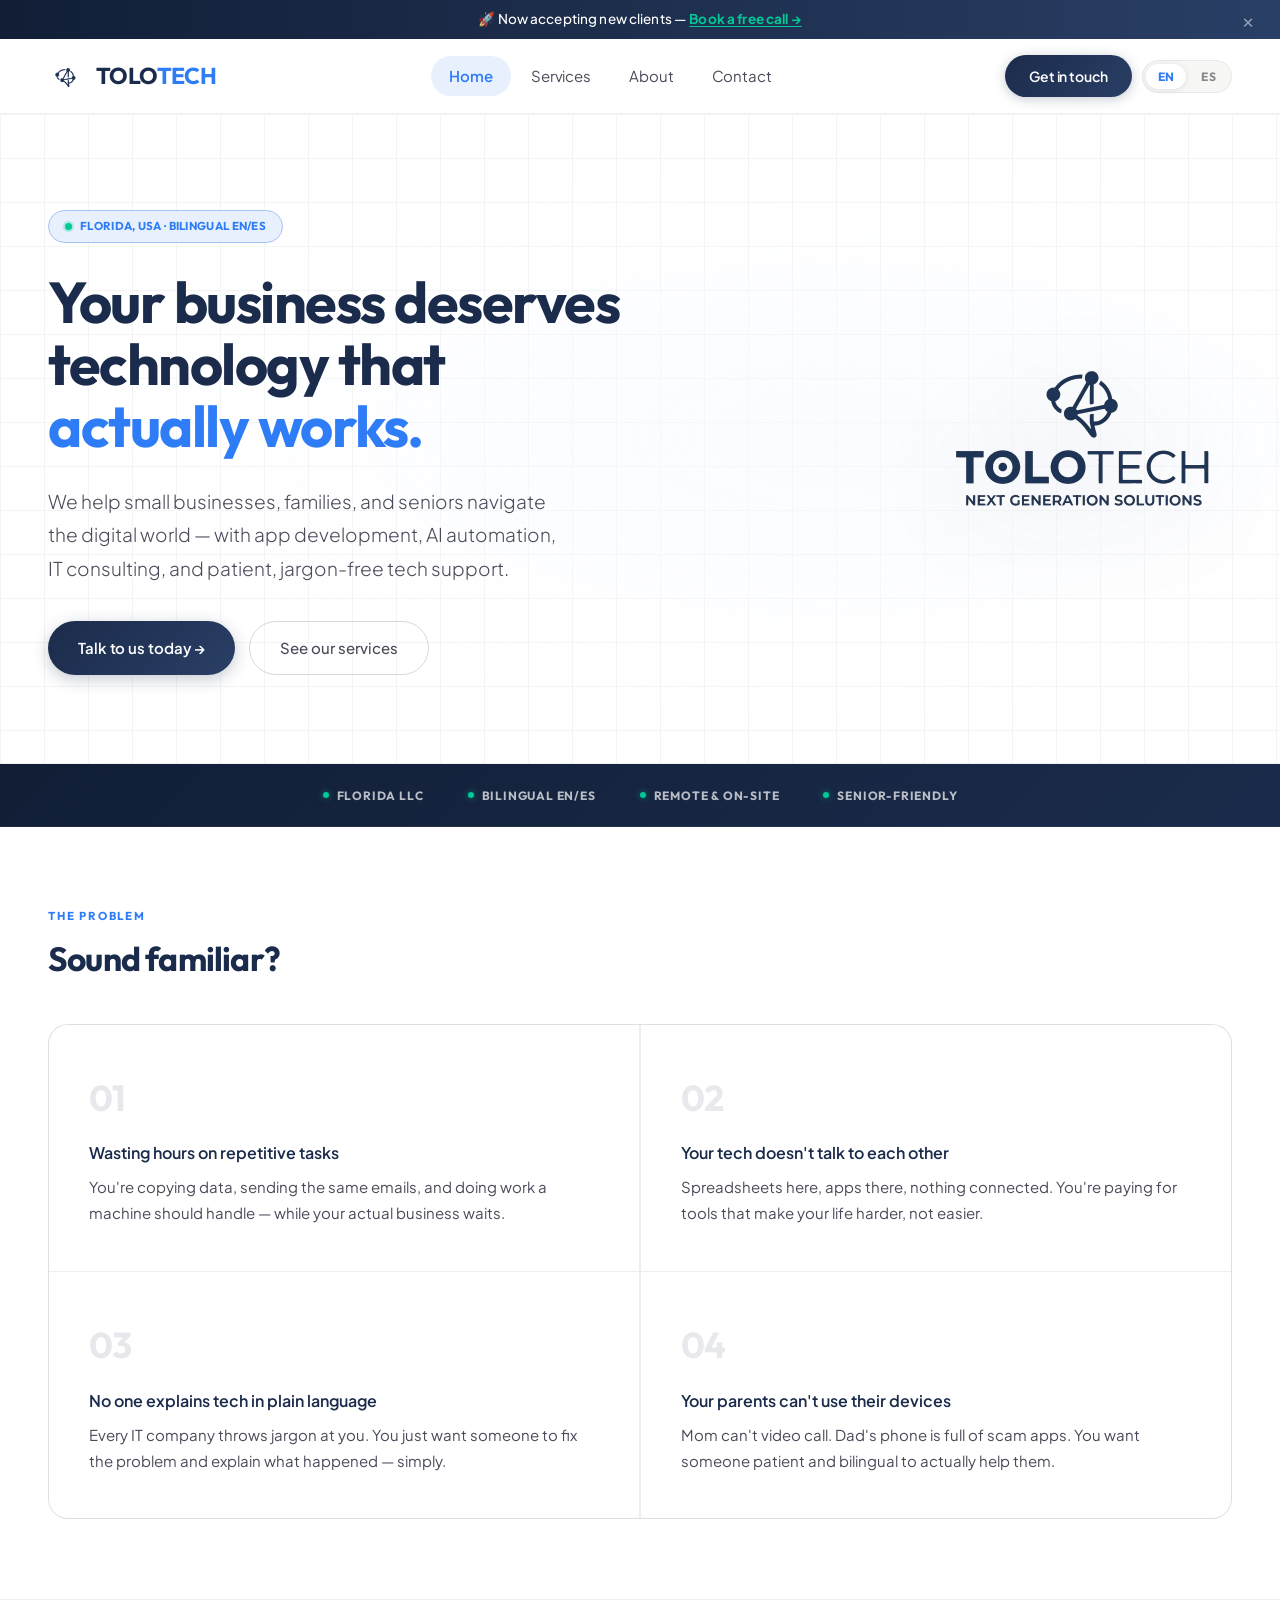
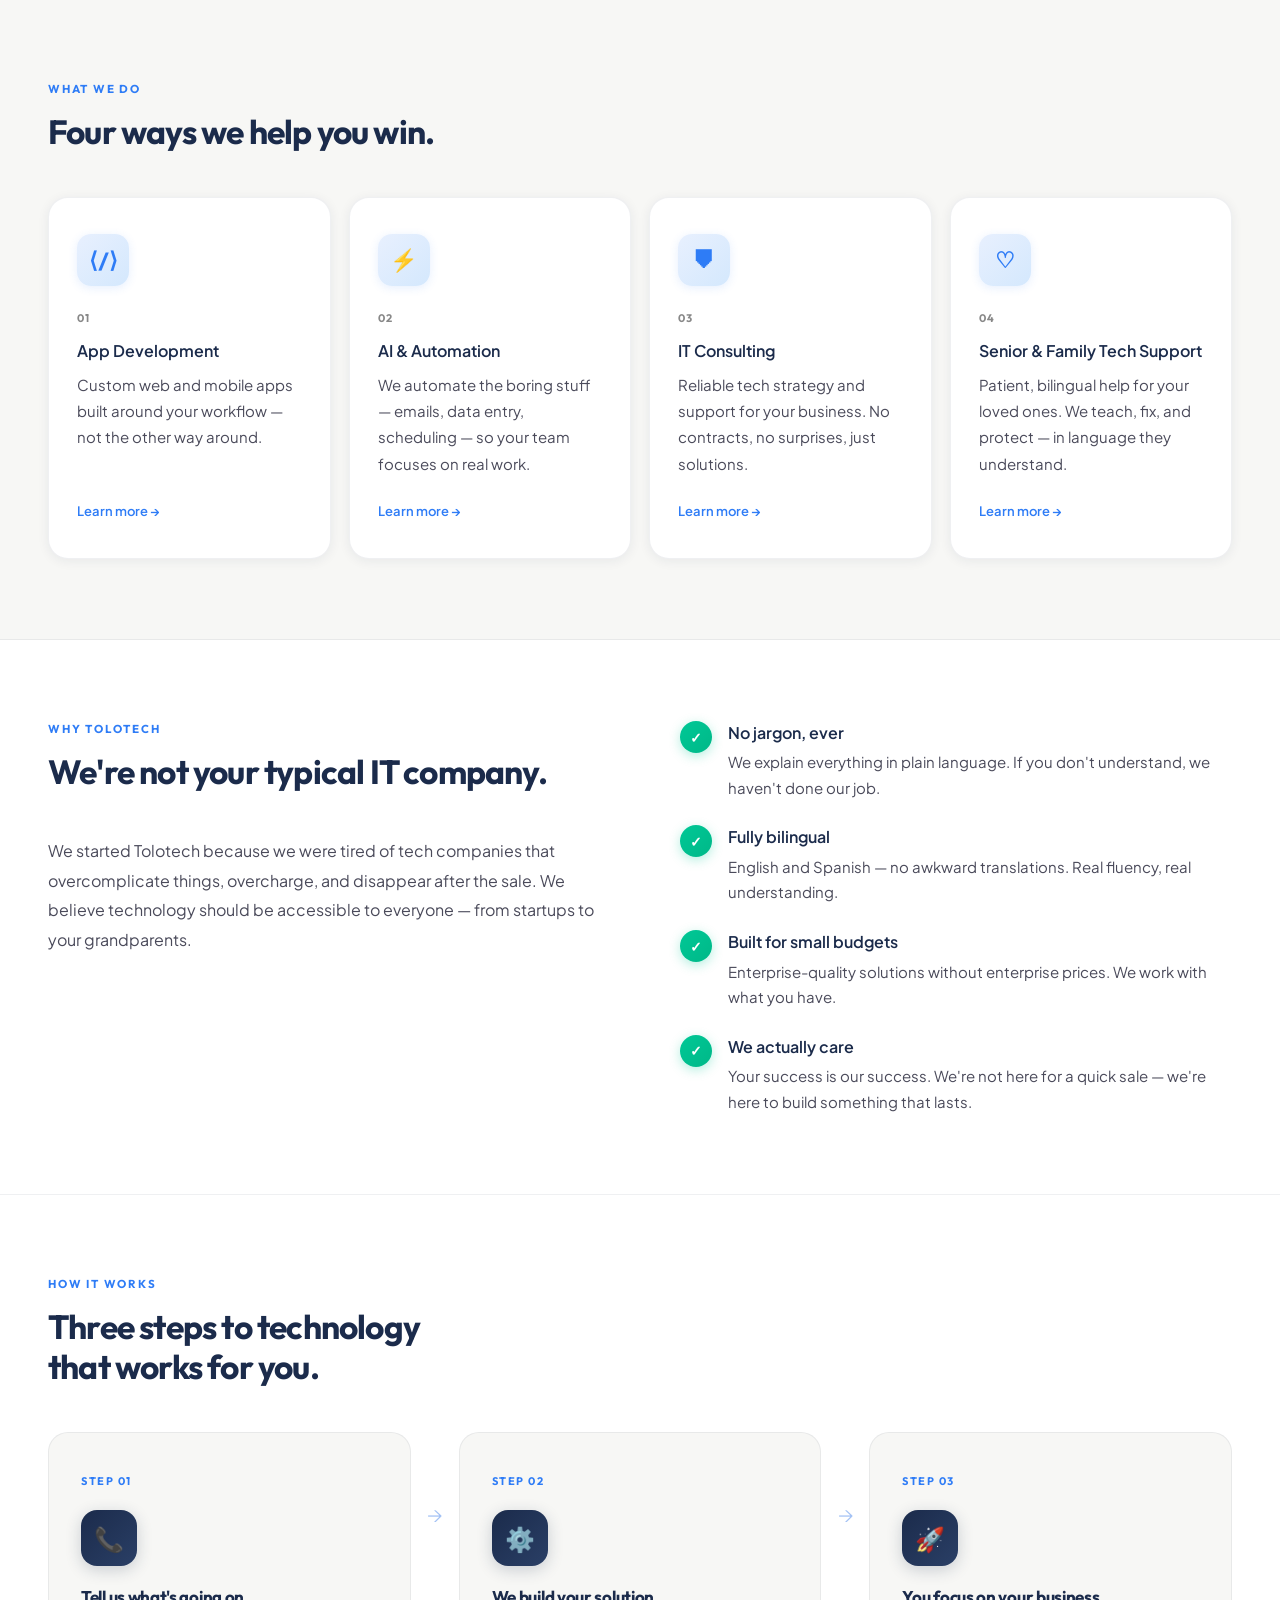
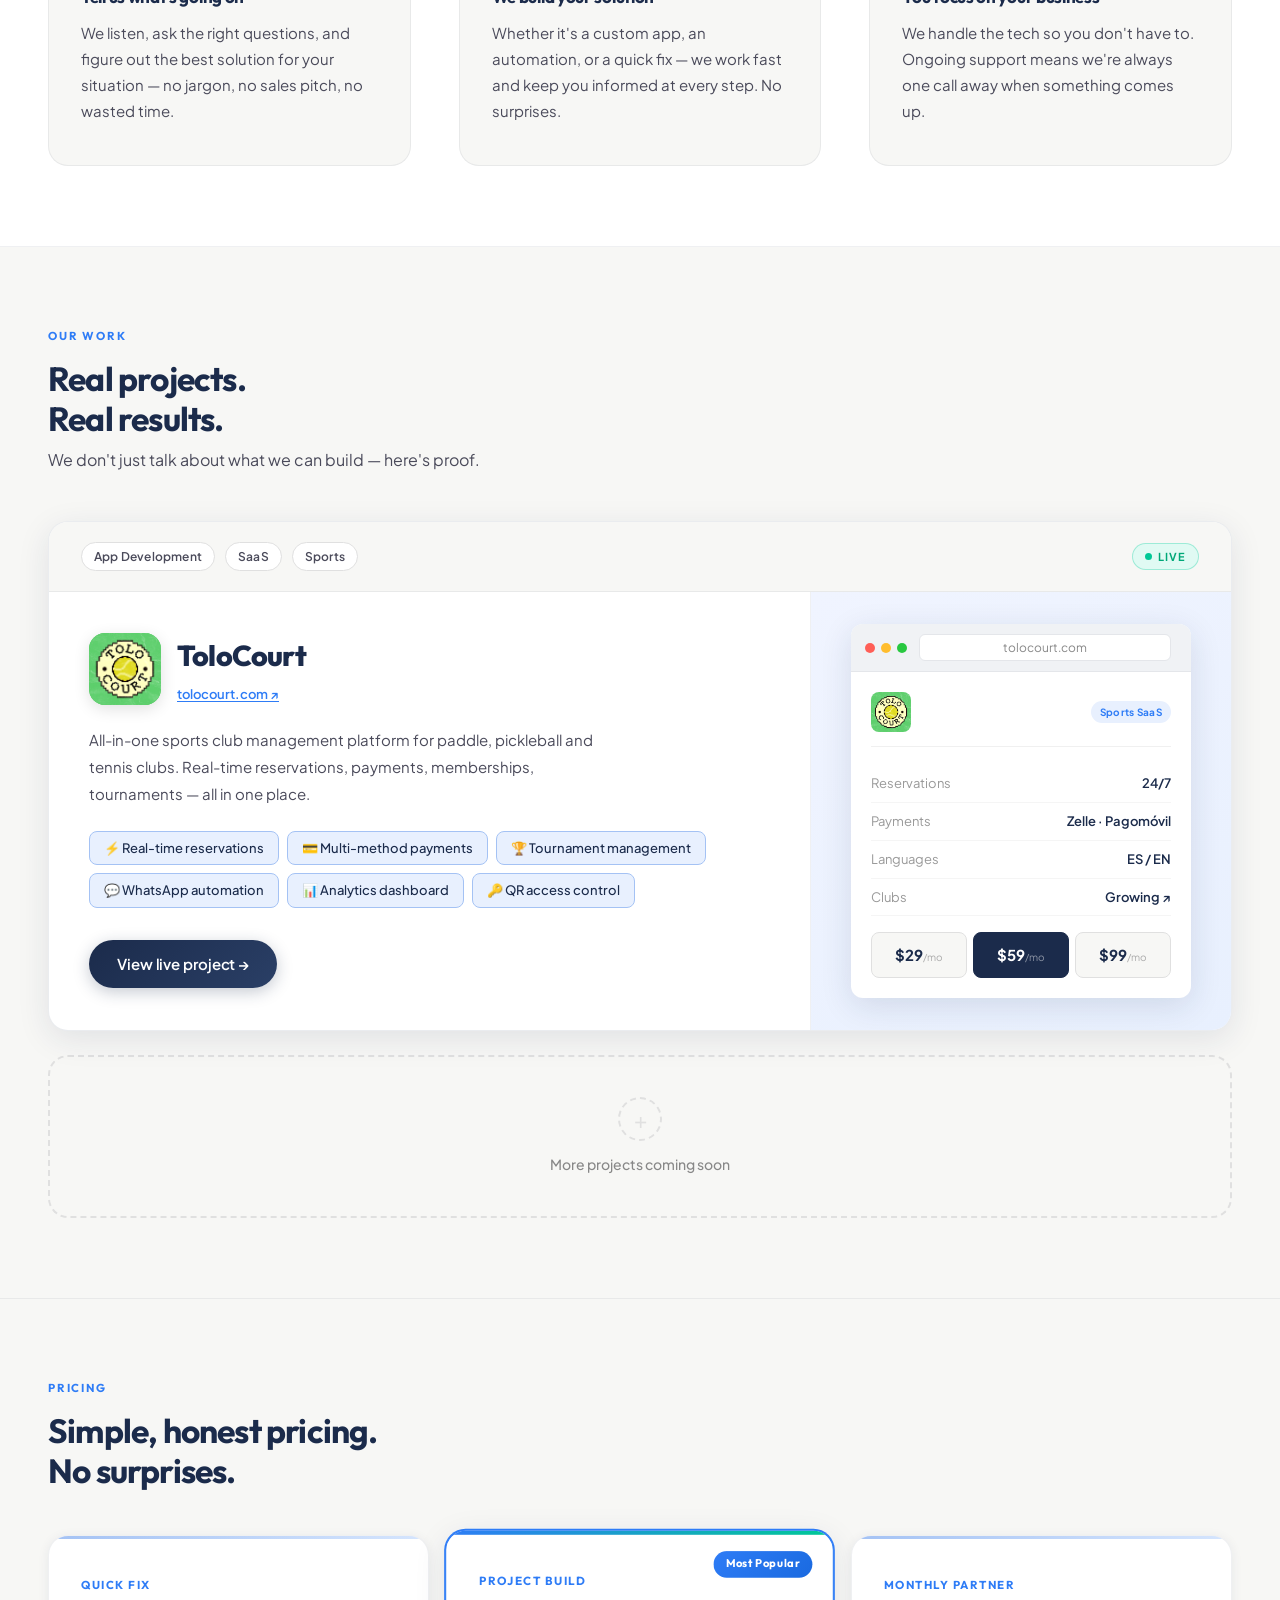
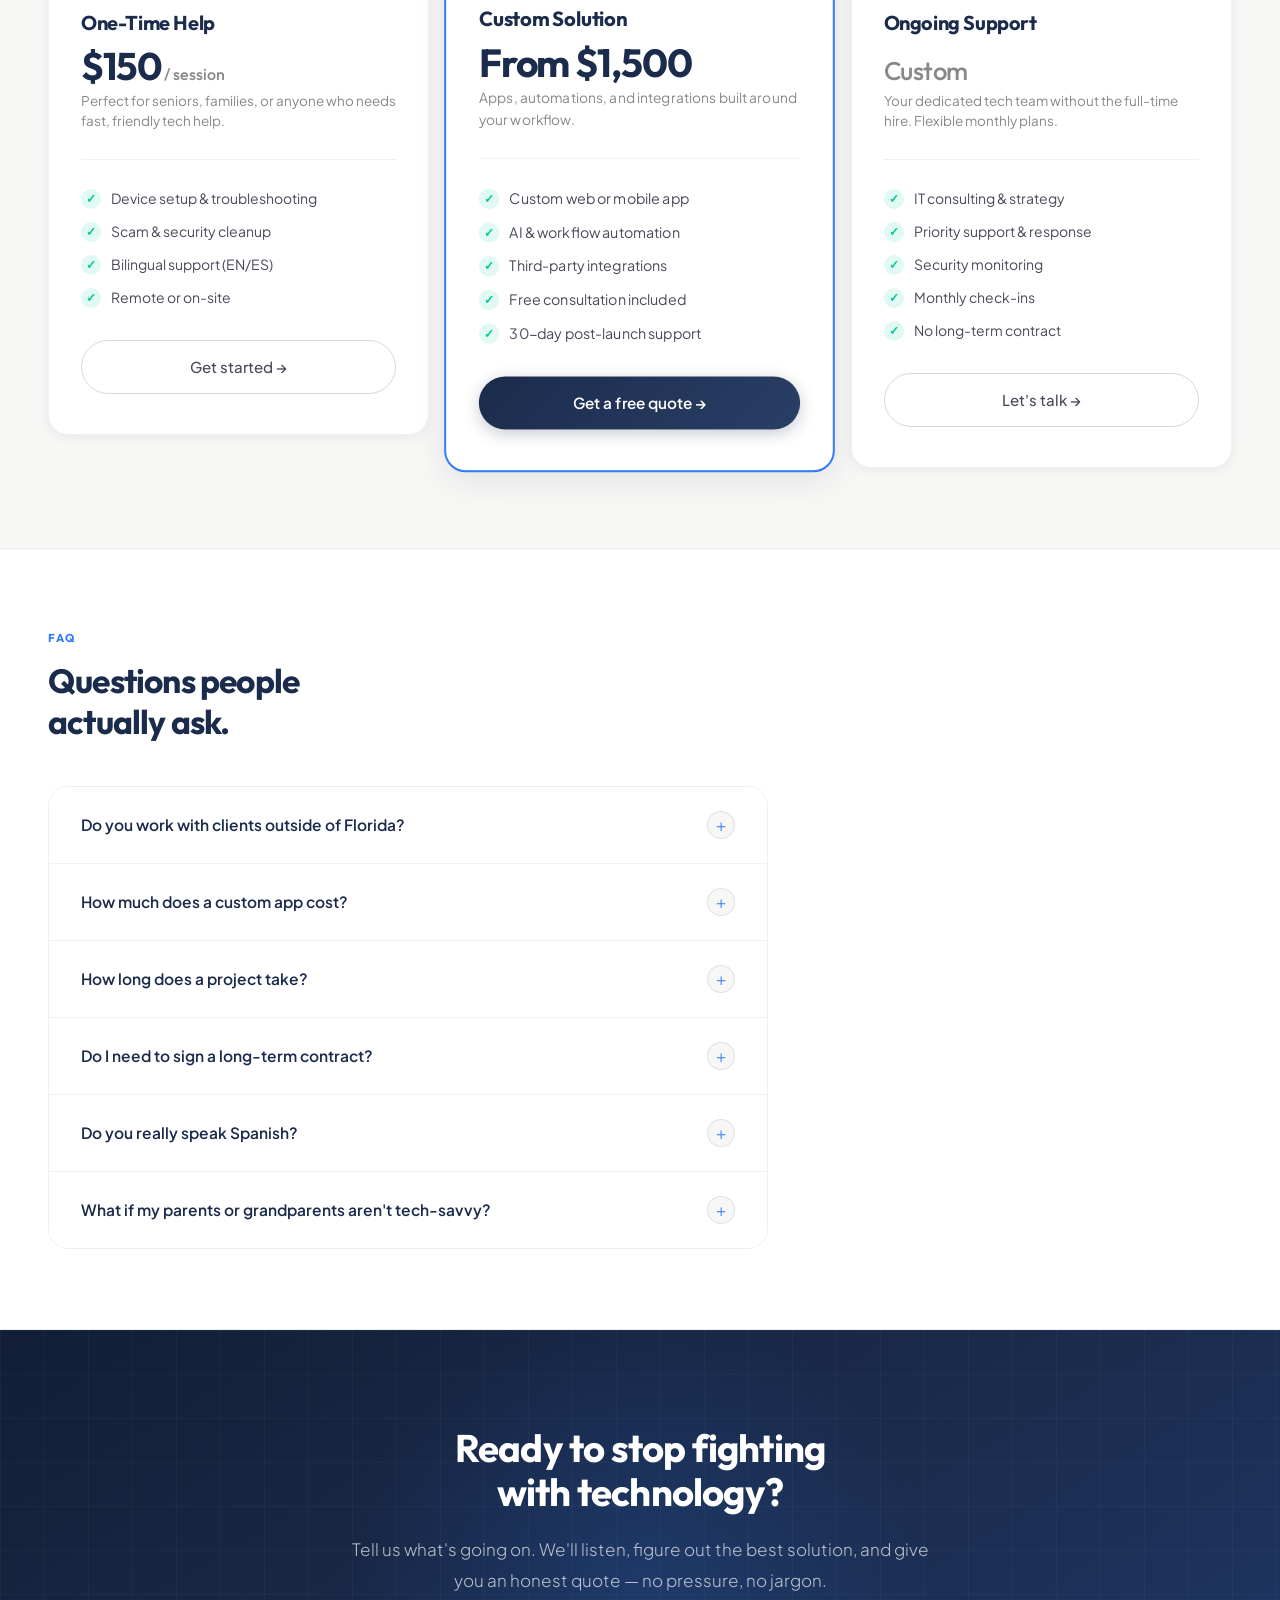
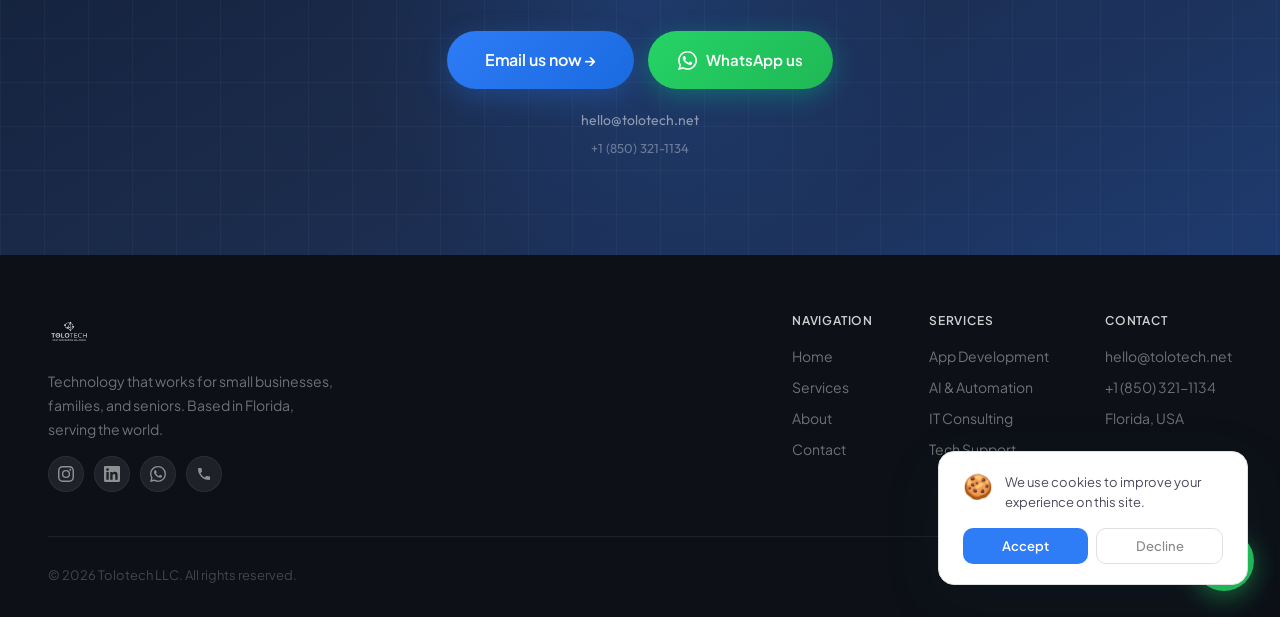
<file: index.html>
<!DOCTYPE html>
<html lang="en">
<head>
<meta charset="UTF-8"><meta name="viewport" content="width=device-width, initial-scale=1.0">
<title>Tolotech — Next Generation Solutions</title>
<meta name="description" content="Florida-based tech company helping small businesses, families & seniors. App development, AI automation, IT consulting & bilingual tech support.">
<meta property="og:title" content="Tolotech — Next Generation Solutions">
<meta property="og:description" content="Florida-based tech company helping small businesses, families & seniors with app development, AI automation, IT consulting & bilingual tech support.">
<meta property="og:image" content="assets/logo.png">
<meta property="og:url" content="https://tolotech.net">
<meta property="og:type" content="website">
<meta name="twitter:card" content="summary_large_image">
<meta name="twitter:title" content="Tolotech — Next Generation Solutions">
<meta name="twitter:description" content="Florida-based tech company helping small businesses, families & seniors.">
<meta name="twitter:image" content="assets/logo.png">
<link rel="icon" type="image/x-icon" href="favicon.ico">
<link rel="icon" type="image/png" sizes="16x16" href="assets/favicon-16x16.png">
<link rel="icon" type="image/png" sizes="32x32" href="assets/favicon-32x32.png">
<link rel="icon" type="image/png" sizes="96x96" href="assets/favicon-96x96.png">
<link rel="apple-touch-icon" sizes="180x180" href="assets/apple-touch-icon.png">
<link rel="manifest" href="manifest.json">
<meta name="theme-color" content="#1B2B4B">
<meta name="mobile-web-app-capable" content="yes">
<meta name="apple-mobile-web-app-capable" content="yes">
<meta name="apple-mobile-web-app-status-bar-style" content="black-translucent">
<meta name="apple-mobile-web-app-title" content="Tolotech">
<link rel="preconnect" href="https://fonts.googleapis.com">
<link rel="preconnect" href="https://fonts.gstatic.com" crossorigin>
<link href="https://fonts.googleapis.com/css2?family=Plus+Jakarta+Sans:wght@300;400;500;600;700;800&family=Outfit:wght@400;600;700;800&display=swap" rel="stylesheet">
<link rel="stylesheet" href="assets/style.css">
<script type="application/ld+json">
{
  "@context": "https://schema.org",
  "@type": "LocalBusiness",
  "name": "Tolotech LLC",
  "description": "Florida-based tech company helping small businesses, families, and seniors with app development, AI automation, IT consulting, and bilingual tech support.",
  "url": "https://tolotech.net",
  "logo": "https://tolotech.net/assets/logo.png",
  "telephone": "+1-850-321-1134",
  "email": "hello@tolotech.net",
  "address": {
    "@type": "PostalAddress",
    "addressRegion": "FL",
    "addressCountry": "US"
  },
  "areaServed": ["United States", "Florida"],
  "availableLanguage": ["English", "Spanish"],
  "sameAs": [
    "https://instagram.com/tolotech25",
    "https://linkedin.com/company/tolotech",
    "https://wa.me/18503211134"
  ],
  "serviceType": ["App Development", "AI Automation", "IT Consulting", "Senior Tech Support"]
}
</script>
</head>
<body>
<div class="t-announce" id="t-announce">
<span>🚀 <span id="ann-text">Now accepting new clients —</span> <a href="contact.html" id="ann-link">Book a free call →</a></span>
<button class="t-announce-x" onclick="dismissAnnounce()" aria-label="Close">×</button>
</div>
<div class="t-scroll-progress" id="scroll-progress"></div>
<nav class="t-nav" id="navbar">
<a href="index.html" class="t-logo-wrap"><img src="assets/icon.png" alt="Tolotech" class="t-logo-icon"><span class="t-logo-text">TOLO<span>TECH</span></span></a>
<div class="t-nav-center">
<a href="index.html" class="t-nav-link active" id="nav-home">Home</a>
<a href="services.html" class="t-nav-link" id="nav-services">Services</a>
<a href="about.html" class="t-nav-link" id="nav-about">About</a>
<a href="contact.html" class="t-nav-link" id="nav-contact">Contact</a>
</div>
<div class="t-nav-right">
<a href="contact.html" class="t-nav-cta" id="nav-cta">Get in touch</a>
<div class="lang-toggle"><button class="lang-btn active" id="btn-en" onclick="setLang('en')">EN</button><button class="lang-btn" id="btn-es" onclick="setLang('es')">ES</button></div>
<button class="t-hamburger" onclick="toggleMenu()" aria-label="Menu"><span></span><span></span><span></span></button>
</div>
<div class="t-mobile-menu" id="mobile-menu">
<a href="index.html" class="t-mobile-link active" id="m-nav-home">Home</a>
<a href="services.html" class="t-mobile-link" id="m-nav-services">Services</a>
<a href="about.html" class="t-mobile-link" id="m-nav-about">About</a>
<a href="contact.html" class="t-mobile-link" id="m-nav-contact">Contact</a>
<div class="lang-toggle" style="margin-top:0.75rem;align-self:flex-start"><button class="lang-btn active" id="m-btn-en" onclick="setLang('en')">EN</button><button class="lang-btn" id="m-btn-es" onclick="setLang('es')">ES</button></div>
</div>
</nav>

<section class="t-hero">
<div class="t-grid-bg"></div>
<div class="t-hero-content">
<div class="t-badge"><div class="t-badge-dot"></div><span id="hero-badge">FLORIDA, USA · BILINGUAL EN/ES</span></div>
<h1 id="hero-h1">Your business deserves<br>technology that<br><span class="ta">actually works.</span></h1>
<p class="t-hero-sub" id="hero-sub">We help small businesses, families, and seniors navigate the digital world — with app development, AI automation, IT consulting, and patient, jargon-free tech support.</p>
<div class="t-hero-actions">
<a href="contact.html" class="t-btn-primary"><span id="hero-cta1">Talk to us today →</span></a>
<a href="services.html" class="t-btn-ghost"><span id="hero-cta2">See our services</span></a>
</div>
</div>
<div class="t-hero-visual"><img src="assets/logo.png" loading="lazy" alt="Tolotech" class="t-hero-logo"></div>
</section>

<div class="t-trust">
<div class="t-trust-item"><div class="t-trust-dot"></div><span id="tr1">FLORIDA LLC</span></div>
<div class="t-trust-item"><div class="t-trust-dot"></div><span id="tr2">BILINGUAL EN/ES</span></div>
<div class="t-trust-item"><div class="t-trust-dot"></div><span id="tr3">REMOTE & ON-SITE</span></div>
<div class="t-trust-item"><div class="t-trust-dot"></div><span id="tr4">SENIOR-FRIENDLY</span></div>
</div>

<section class="t-problems">
<div class="t-section-label" id="prob-label">THE PROBLEM</div>
<h2 class="t-section-h2" id="prob-h2">Sound familiar?</h2>
<div class="t-problem-grid">
<div class="t-problem-card"><div class="t-problem-num">01</div><h3 id="pr1-h">Wasting hours on repetitive tasks</h3><p id="pr1-p">You're copying data, sending the same emails, and doing work a machine should handle — while your actual business waits.</p></div>
<div class="t-problem-card"><div class="t-problem-num">02</div><h3 id="pr2-h">Your tech doesn't talk to each other</h3><p id="pr2-p">Spreadsheets here, apps there, nothing connected. You're paying for tools that make your life harder, not easier.</p></div>
<div class="t-problem-card"><div class="t-problem-num">03</div><h3 id="pr3-h">No one explains tech in plain language</h3><p id="pr3-p">Every IT company throws jargon at you. You just want someone to fix the problem and explain what happened — simply.</p></div>
<div class="t-problem-card"><div class="t-problem-num">04</div><h3 id="pr4-h">Your parents can't use their devices</h3><p id="pr4-p">Mom can't video call. Dad's phone is full of scam apps. You want someone patient and bilingual to actually help them.</p></div>
</div>
</section>

<section class="t-services-preview">
<div class="t-section-label" id="svc-label">WHAT WE DO</div>
<h2 class="t-section-h2" id="svc-h2">Four ways we help you win.</h2>
<div class="t-svc-grid">
<a href="services.html#apps" class="t-svc-card"><div class="t-svc-icon">⟨/⟩</div><div class="t-svc-num">01</div><h3 id="sv1-h">App Development</h3><p id="sv1-p">Custom web and mobile apps built around your workflow — not the other way around.</p><span class="t-svc-arrow" id="sv1-link">Learn more →</span></a>
<a href="services.html#ai" class="t-svc-card"><div class="t-svc-icon">⚡</div><div class="t-svc-num">02</div><h3 id="sv2-h">AI & Automation</h3><p id="sv2-p">We automate the boring stuff — emails, data entry, scheduling — so your team focuses on real work.</p><span class="t-svc-arrow" id="sv2-link">Learn more →</span></a>
<a href="services.html#it" class="t-svc-card"><div class="t-svc-icon">⛊</div><div class="t-svc-num">03</div><h3 id="sv3-h">IT Consulting</h3><p id="sv3-p">Reliable tech strategy and support for your business. No contracts, no surprises, just solutions.</p><span class="t-svc-arrow" id="sv3-link">Learn more →</span></a>
<a href="services.html#support" class="t-svc-card"><div class="t-svc-icon">♡</div><div class="t-svc-num">04</div><h3 id="sv4-h">Senior & Family Tech Support</h3><p id="sv4-p">Patient, bilingual help for your loved ones. We teach, fix, and protect — in language they understand.</p><span class="t-svc-arrow" id="sv4-link">Learn more →</span></a>
</div>
</section>

<section class="t-why">
<div class="t-why-left">
<div class="t-section-label" id="why-label">WHY TOLOTECH</div>
<h2 class="t-section-h2" id="why-h2">We're not your typical IT company.</h2>
<p id="why-p">We started Tolotech because we were tired of tech companies that overcomplicate things, overcharge, and disappear after the sale. We believe technology should be accessible to everyone — from startups to your grandparents.</p>
</div>
<div class="t-why-right">
<div class="t-why-item"><div class="t-why-check">✓</div><div><h4 id="w1-h">No jargon, ever</h4><p id="w1-p">We explain everything in plain language. If you don't understand, we haven't done our job.</p></div></div>
<div class="t-why-item"><div class="t-why-check">✓</div><div><h4 id="w2-h">Fully bilingual</h4><p id="w2-p">English and Spanish — no awkward translations. Real fluency, real understanding.</p></div></div>
<div class="t-why-item"><div class="t-why-check">✓</div><div><h4 id="w3-h">Built for small budgets</h4><p id="w3-p">Enterprise-quality solutions without enterprise prices. We work with what you have.</p></div></div>
<div class="t-why-item"><div class="t-why-check">✓</div><div><h4 id="w4-h">We actually care</h4><p id="w4-p">Your success is our success. We're not here for a quick sale — we're here to build something that lasts.</p></div></div>
</div>
</section>

<section class="t-process">
<div class="t-section-label" id="proc-label">HOW IT WORKS</div>
<h2 class="t-section-h2" id="proc-h2">Three steps to technology<br>that works for you.</h2>
<div class="t-process-steps">
<div class="t-process-step">
<div class="t-step-num" id="step1-num">STEP 01</div>
<div class="t-step-icon">📞</div>
<h3 id="step1-h">Tell us what's going on</h3>
<p id="step1-p">We listen, ask the right questions, and figure out the best solution for your situation — no jargon, no sales pitch, no wasted time.</p>
</div>
<div class="t-process-connector"></div>
<div class="t-process-step">
<div class="t-step-num" id="step2-num">STEP 02</div>
<div class="t-step-icon">⚙️</div>
<h3 id="step2-h">We build your solution</h3>
<p id="step2-p">Whether it's a custom app, an automation, or a quick fix — we work fast and keep you informed at every step. No surprises.</p>
</div>
<div class="t-process-connector"></div>
<div class="t-process-step">
<div class="t-step-num" id="step3-num">STEP 03</div>
<div class="t-step-icon">🚀</div>
<h3 id="step3-h">You focus on your business</h3>
<p id="step3-p">We handle the tech so you don't have to. Ongoing support means we're always one call away when something comes up.</p>
</div>
</div>
</section>

<section class="t-work">
<div class="t-section-label" id="work-label">OUR WORK</div>
<h2 class="t-section-h2" id="work-h2">Real projects.<br>Real results.</h2>
<p class="t-work-sub" id="work-sub">We don't just talk about what we can build — here's proof.</p>

<div class="t-work-card reveal">
  <div class="t-work-card-meta">
    <span class="t-work-tag" id="work-tag1">App Development</span>
    <span class="t-work-tag" id="work-tag2">SaaS</span>
    <span class="t-work-tag" id="work-tag3">Sports</span>
    <span class="t-work-live"><span class="t-work-live-dot"></span><span id="work-live">LIVE</span></span>
  </div>
  <div class="t-work-card-body">
    <div class="t-work-card-left">
      <div class="t-work-logo-wrap">
        <div class="t-work-logo-img-wrap">
          <img src="assets/tolocourt-logo.png" alt="ToloCourt" class="t-work-logo-img" loading="lazy">
        </div>
        <div>
          <h3 class="t-work-name">ToloCourt</h3>
          <a href="https://tolocourt.com" target="_blank" rel="noopener" class="t-work-domain">tolocourt.com ↗</a>
        </div>
      </div>
      <p class="t-work-desc" id="work-desc">All-in-one sports club management platform for paddle, pickleball and tennis clubs. Real-time reservations, payments, memberships, tournaments — all in one place.</p>
      <div class="t-work-features">
        <span id="wf1">⚡ Real-time reservations</span>
        <span id="wf2">💳 Multi-method payments</span>
        <span id="wf3">🏆 Tournament management</span>
        <span id="wf4">💬 WhatsApp automation</span>
        <span id="wf5">📊 Analytics dashboard</span>
        <span id="wf6">🔑 QR access control</span>
      </div>
      <a href="https://tolocourt.com" target="_blank" rel="noopener" class="t-btn-primary t-work-cta"><span id="work-cta">View live project →</span></a>
    </div>
    <div class="t-work-card-right">
      <div class="t-work-browser">
        <div class="t-work-browser-bar">
          <span class="t-work-dot"></span><span class="t-work-dot"></span><span class="t-work-dot"></span>
          <span class="t-work-browser-url">tolocourt.com</span>
        </div>
        <div class="t-work-browser-body">
          <div class="t-work-preview-header">
            <img src="assets/tolocourt-logo.png" alt="ToloCourt" class="t-work-preview-logo-img" loading="lazy">
            <span class="t-work-preview-badge" id="work-preview-badge">Sports SaaS</span>
          </div>
          <div class="t-work-preview-stat"><span id="wps1">Reservations</span><strong>24/7</strong></div>
          <div class="t-work-preview-stat"><span id="wps2">Payments</span><strong>Zelle · Pagomóvil</strong></div>
          <div class="t-work-preview-stat"><span id="wps3">Languages</span><strong>ES / EN</strong></div>
          <div class="t-work-preview-stat"><span id="wps4">Clubs</span><strong id="wps4v">Growing ↗</strong></div>
          <div class="t-work-preview-plans">
            <div class="t-work-plan">$29<small>/mo</small></div>
            <div class="t-work-plan t-work-plan-mid">$59<small>/mo</small></div>
            <div class="t-work-plan">$99<small>/mo</small></div>
          </div>
        </div>
      </div>
    </div>
  </div>
</div>

<div class="t-work-coming">
  <div class="t-work-coming-icon">+</div>
  <p id="work-coming">More projects coming soon</p>
</div>
</section>

<section class="t-pricing">
<div class="t-section-label" id="price-label">PRICING</div>
<h2 class="t-section-h2" id="price-h2">Simple, honest pricing.<br>No surprises.</h2>
<div class="t-pricing-grid">

<div class="t-pricing-card">
<div class="t-pricing-label" id="p1-label">Quick Fix</div>
<h3 id="p1-title">One-Time Help</h3>
<div class="t-pricing-price">$150<span id="p1-per"> / session</span></div>
<p class="t-pricing-sub" id="p1-sub">Perfect for seniors, families, or anyone who needs fast, friendly tech help.</p>
<div class="t-pricing-divider"></div>
<div class="t-pricing-features">
<div class="t-pricing-feature" id="p1-f1">Device setup & troubleshooting</div>
<div class="t-pricing-feature" id="p1-f2">Scam & security cleanup</div>
<div class="t-pricing-feature" id="p1-f3">Bilingual support (EN/ES)</div>
<div class="t-pricing-feature" id="p1-f4">Remote or on-site</div>
</div>
<a href="contact.html" class="t-btn-ghost" style="text-align:center"><span id="p1-cta">Get started →</span></a>
</div>

<div class="t-pricing-card t-pricing-featured">
<div class="t-pricing-badge" id="p2-badge">Most Popular</div>
<div class="t-pricing-label" id="p2-label">Project Build</div>
<h3 id="p2-title">Custom Solution</h3>
<div class="t-pricing-price" id="p2-price-display">From $1,500</div>
<p class="t-pricing-sub" id="p2-sub">Apps, automations, and integrations built around your workflow.</p>
<div class="t-pricing-divider"></div>
<div class="t-pricing-features">
<div class="t-pricing-feature" id="p2-f1">Custom web or mobile app</div>
<div class="t-pricing-feature" id="p2-f2">AI & workflow automation</div>
<div class="t-pricing-feature" id="p2-f3">Third-party integrations</div>
<div class="t-pricing-feature" id="p2-f4">Free consultation included</div>
<div class="t-pricing-feature" id="p2-f5">30-day post-launch support</div>
</div>
<a href="contact.html" class="t-btn-primary" style="text-align:center"><span id="p2-cta">Get a free quote →</span></a>
</div>

<div class="t-pricing-card">
<div class="t-pricing-label" id="p3-label">Monthly Partner</div>
<h3 id="p3-title">Ongoing Support</h3>
<div class="t-pricing-price" id="p3-price-display"><span id="p3-custom" style="font-size:1.6rem;letter-spacing:-0.5px">Custom</span></div>
<p class="t-pricing-sub" id="p3-sub">Your dedicated tech team without the full-time hire. Flexible monthly plans.</p>
<div class="t-pricing-divider"></div>
<div class="t-pricing-features">
<div class="t-pricing-feature" id="p3-f1">IT consulting & strategy</div>
<div class="t-pricing-feature" id="p3-f2">Priority support & response</div>
<div class="t-pricing-feature" id="p3-f3">Security monitoring</div>
<div class="t-pricing-feature" id="p3-f4">Monthly check-ins</div>
<div class="t-pricing-feature" id="p3-f5">No long-term contract</div>
</div>
<a href="contact.html" class="t-btn-ghost" style="text-align:center"><span id="p3-cta">Let's talk →</span></a>
</div>

</div>
</section>

<section class="t-faq">
<div class="t-faq-inner">
<div class="t-section-label" id="faq-label">FAQ</div>
<h2 class="t-section-h2" id="faq-h2">Questions people<br>actually ask.</h2>
<div class="t-faq-list">

<div class="t-faq-item">
<div class="t-faq-question" onclick="toggleFaq(this)">
<h3 id="faq1-q">Do you work with clients outside of Florida?</h3>
<div class="t-faq-icon">+</div>
</div>
<div class="t-faq-answer"><p id="faq1-a">Yes — most of our work is done remotely, so we serve clients anywhere in the US and internationally. We also do on-site visits in the Florida area when needed.</p></div>
</div>

<div class="t-faq-item">
<div class="t-faq-question" onclick="toggleFaq(this)">
<h3 id="faq2-q">How much does a custom app cost?</h3>
<div class="t-faq-icon">+</div>
</div>
<div class="t-faq-answer"><p id="faq2-a">Project prices start at $1,500 and depend on complexity, features, and timeline. We always give you a clear quote before we start — no surprise invoices. Book a free consultation and we'll give you an honest number within 24 hours.</p></div>
</div>

<div class="t-faq-item">
<div class="t-faq-question" onclick="toggleFaq(this)">
<h3 id="faq3-q">How long does a project take?</h3>
<div class="t-faq-icon">+</div>
</div>
<div class="t-faq-answer"><p id="faq3-a">Simple automations and fixes can be done in days. A full custom app typically takes 4–8 weeks depending on scope. We'll give you a realistic timeline upfront and stick to it.</p></div>
</div>

<div class="t-faq-item">
<div class="t-faq-question" onclick="toggleFaq(this)">
<h3 id="faq4-q">Do I need to sign a long-term contract?</h3>
<div class="t-faq-icon">+</div>
</div>
<div class="t-faq-answer"><p id="faq4-a">No. One-time projects are exactly that — one-time. Our monthly support plans are flexible and can be cancelled anytime. We earn your business every month, not by locking you in.</p></div>
</div>

<div class="t-faq-item">
<div class="t-faq-question" onclick="toggleFaq(this)">
<h3 id="faq5-q">Do you really speak Spanish?</h3>
<div class="t-faq-icon">+</div>
</div>
<div class="t-faq-answer"><p id="faq5-a">Yes — genuinely fluent, not Google Translate. We can handle full projects, support calls, and documentation in Spanish. Many of our clients prefer it.</p></div>
</div>

<div class="t-faq-item">
<div class="t-faq-question" onclick="toggleFaq(this)">
<h3 id="faq6-q">What if my parents or grandparents aren't tech-savvy?</h3>
<div class="t-faq-icon">+</div>
</div>
<div class="t-faq-answer"><p id="faq6-a">That's exactly why we built the Senior & Family Support service. We're endlessly patient, we explain everything in plain language, and we follow up to make sure things are still working. We've helped seniors in their 80s video call their grandkids for the first time — it's one of our favorite things to do.</p></div>
</div>

</div>
</div>
</section>

<section class="t-cta-banner">
<div class="t-cta-inner">
<h2 id="cta-h2">Ready to stop fighting<br>with technology?</h2>
<p id="cta-p">Tell us what's going on. We'll listen, figure out the best solution, and give you an honest quote — no pressure, no jargon.</p>
<div class="t-cta-actions">
<a href="mailto:hello@tolotech.net?subject=Hello%20Tolotech" class="t-btn-primary t-btn-lg"><span id="cta-btn">Email us now →</span></a>
<a href="https://wa.me/18503211134" target="_blank" class="t-btn-whatsapp t-btn-lg"><svg viewBox="0 0 24 24"><path d="M17.472 14.382c-.297-.149-1.758-.867-2.03-.967-.273-.099-.471-.148-.67.15-.197.297-.767.966-.94 1.164-.173.199-.347.223-.644.075-.297-.15-1.255-.463-2.39-1.475-.883-.788-1.48-1.761-1.653-2.059-.173-.297-.018-.458.13-.606.134-.133.298-.347.446-.52.149-.174.198-.298.298-.497.099-.198.05-.371-.025-.52-.075-.149-.669-1.612-.916-2.207-.242-.579-.487-.5-.669-.51-.173-.008-.371-.01-.57-.01-.198 0-.52.074-.792.372-.272.297-1.04 1.016-1.04 2.479 0 1.462 1.065 2.875 1.213 3.074.149.198 2.096 3.2 5.077 4.487.709.306 1.262.489 1.694.625.712.227 1.36.195 1.871.118.571-.085 1.758-.719 2.006-1.413.248-.694.248-1.289.173-1.413-.074-.124-.272-.198-.57-.347m-5.421 7.403h-.004a9.87 9.87 0 01-5.031-1.378l-.361-.214-3.741.982.998-3.648-.235-.374a9.86 9.86 0 01-1.51-5.26c.001-5.45 4.436-9.884 9.888-9.884 2.64 0 5.122 1.03 6.988 2.898a9.825 9.825 0 012.893 6.994c-.003 5.45-4.437 9.884-9.885 9.884m8.413-18.297A11.815 11.815 0 0012.05 0C5.495 0 .16 5.335.157 11.892c0 2.096.547 4.142 1.588 5.945L.057 24l6.305-1.654a11.882 11.882 0 005.683 1.448h.005c6.554 0 11.89-5.335 11.893-11.893a11.821 11.821 0 00-3.48-8.413z"/></svg><span class="wa-btn-text">WhatsApp us</span></a>
</div>
<a class="t-cta-email" href="mailto:hello@tolotech.net">hello@tolotech.net</a>
<span class="t-cta-phone">+1 (850) 321-1134</span>
</div>
</section>

<footer class="t-footer">
<div class="t-footer-top">
<div class="t-footer-brand">
<img src="assets/logo.png" loading="lazy" alt="Tolotech" class="t-footer-logo">
<p id="ft-desc">Technology that works for small businesses, families, and seniors. Based in Florida, serving the world.</p>
<div class="t-footer-social">
<a href="https://instagram.com/tolotech25" target="_blank" aria-label="Instagram"><svg viewBox="0 0 24 24"><path d="M12 2.163c3.204 0 3.584.012 4.85.07 3.252.148 4.771 1.691 4.919 4.919.058 1.265.069 1.645.069 4.849 0 3.205-.012 3.584-.069 4.849-.149 3.225-1.664 4.771-4.919 4.919-1.266.058-1.644.07-4.85.07-3.204 0-3.584-.012-4.849-.07-3.26-.149-4.771-1.699-4.919-4.92-.058-1.265-.07-1.644-.07-4.849 0-3.204.013-3.583.07-4.849.149-3.227 1.664-4.771 4.919-4.919 1.266-.057 1.645-.069 4.849-.069zM12 0C8.741 0 8.333.014 7.053.072 2.695.272.273 2.69.073 7.052.014 8.333 0 8.741 0 12c0 3.259.014 3.668.072 4.948.2 4.358 2.618 6.78 6.98 6.98C8.333 23.986 8.741 24 12 24c3.259 0 3.668-.014 4.948-.072 4.354-.2 6.782-2.618 6.979-6.98.059-1.28.073-1.689.073-4.948 0-3.259-.014-3.667-.072-4.947-.196-4.354-2.617-6.78-6.979-6.98C15.668.014 15.259 0 12 0zm0 5.838a6.162 6.162 0 100 12.324 6.162 6.162 0 000-12.324zM12 16a4 4 0 110-8 4 4 0 010 8zm6.406-11.845a1.44 1.44 0 100 2.881 1.44 1.44 0 000-2.881z"/></svg></a>
<a href="https://linkedin.com/company/tolotech" target="_blank" aria-label="LinkedIn"><svg viewBox="0 0 24 24"><path d="M20.447 20.452h-3.554v-5.569c0-1.328-.027-3.037-1.852-3.037-1.853 0-2.136 1.445-2.136 2.939v5.667H9.351V9h3.414v1.561h.046c.477-.9 1.637-1.85 3.37-1.85 3.601 0 4.267 2.37 4.267 5.455v6.286zM5.337 7.433a2.062 2.062 0 01-2.063-2.065 2.064 2.064 0 112.063 2.065zm1.782 13.019H3.555V9h3.564v11.452zM22.225 0H1.771C.792 0 0 .774 0 1.729v20.542C0 23.227.792 24 1.771 24h20.451C23.2 24 24 23.227 24 22.271V1.729C24 .774 23.2 0 22.222 0h.003z"/></svg></a>
<a href="https://wa.me/18503211134" target="_blank" aria-label="WhatsApp"><svg viewBox="0 0 24 24"><path d="M17.472 14.382c-.297-.149-1.758-.867-2.03-.967-.273-.099-.471-.148-.67.15-.197.297-.767.966-.94 1.164-.173.199-.347.223-.644.075-.297-.15-1.255-.463-2.39-1.475-.883-.788-1.48-1.761-1.653-2.059-.173-.297-.018-.458.13-.606.134-.133.298-.347.446-.52.149-.174.198-.298.298-.497.099-.198.05-.371-.025-.52-.075-.149-.669-1.612-.916-2.207-.242-.579-.487-.5-.669-.51-.173-.008-.371-.01-.57-.01-.198 0-.52.074-.792.372-.272.297-1.04 1.016-1.04 2.479 0 1.462 1.065 2.875 1.213 3.074.149.198 2.096 3.2 5.077 4.487.709.306 1.262.489 1.694.625.712.227 1.36.195 1.871.118.571-.085 1.758-.719 2.006-1.413.248-.694.248-1.289.173-1.413-.074-.124-.272-.198-.57-.347m-5.421 7.403h-.004a9.87 9.87 0 01-5.031-1.378l-.361-.214-3.741.982.998-3.648-.235-.374a9.86 9.86 0 01-1.51-5.26c.001-5.45 4.436-9.884 9.888-9.884 2.64 0 5.122 1.03 6.988 2.898a9.825 9.825 0 012.893 6.994c-.003 5.45-4.437 9.884-9.885 9.884m8.413-18.297A11.815 11.815 0 0012.05 0C5.495 0 .16 5.335.157 11.892c0 2.096.547 4.142 1.588 5.945L.057 24l6.305-1.654a11.882 11.882 0 005.683 1.448h.005c6.554 0 11.89-5.335 11.893-11.893a11.821 11.821 0 00-3.48-8.413z"/></svg></a>
<a href="tel:+18503211134" aria-label="Phone"><svg viewBox="0 0 24 24"><path d="M6.62 10.79c1.44 2.83 3.76 5.14 6.59 6.59l2.2-2.2c.27-.27.67-.36 1.02-.24 1.12.37 2.33.57 3.57.57.55 0 1 .45 1 1V20c0 .55-.45 1-1 1-9.39 0-17-7.61-17-17 0-.55.45-1 1-1h3.5c.55 0 1 .45 1 1 0 1.25.2 2.45.57 3.57.11.35.03.74-.25 1.02l-2.2 2.2z"/></svg></a>
</div>
</div>
<div class="t-footer-links">
<div class="t-footer-col"><h4 id="ft-nav-title">Navigation</h4><a href="index.html" id="ft-home">Home</a><a href="services.html" id="ft-services">Services</a><a href="about.html" id="ft-about">About</a><a href="contact.html" id="ft-contact">Contact</a></div>
<div class="t-footer-col"><h4 id="ft-svc-title">Services</h4><a href="services.html#apps" id="ft-s1">App Development</a><a href="services.html#ai" id="ft-s2">AI & Automation</a><a href="services.html#it" id="ft-s3">IT Consulting</a><a href="services.html#support" id="ft-s4">Tech Support</a></div>
<div class="t-footer-col"><h4 id="ft-contact-title">Contact</h4><a href="mailto:hello@tolotech.net">hello@tolotech.net</a><a href="tel:+18503211134" id="ft-phone">+1 (850) 321-1134</a><span id="ft-loc">Florida, USA</span></div>
</div>
</div>
<div class="t-footer-bottom"><span>© 2026 Tolotech LLC. <span id="ft-rights">All rights reserved.</span></span><span class="t-footer-tagline" id="ft-tag">Next Generation Solutions</span></div>
</footer>

<a href="#" class="t-back-top" id="back-top" aria-label="Back to top">↑</a>
<div class="t-mobile-cta" id="mobile-cta">
<a href="tel:+18503211134" class="t-mobile-cta-call"><svg viewBox="0 0 24 24"><path d="M6.62 10.79c1.44 2.83 3.76 5.14 6.59 6.59l2.2-2.2c.27-.27.67-.36 1.02-.24 1.12.37 2.33.57 3.57.57.55 0 1 .45 1 1V20c0 .55-.45 1-1 1-9.39 0-17-7.61-17-17 0-.55.45-1 1-1h3.5c.55 0 1 .45 1 1 0 1.25.2 2.45.57 3.57.11.35.03.74-.25 1.02l-2.2 2.2z"/></svg> Call us</a>
<a href="https://wa.me/18503211134" target="_blank" class="t-mobile-cta-wa"><svg viewBox="0 0 24 24"><path d="M17.472 14.382c-.297-.149-1.758-.867-2.03-.967-.273-.099-.471-.148-.67.15-.197.297-.767.966-.94 1.164-.173.199-.347.223-.644.075-.297-.15-1.255-.463-2.39-1.475-.883-.788-1.48-1.761-1.653-2.059-.173-.297-.018-.458.13-.606.134-.133.298-.347.446-.52.149-.174.198-.298.298-.497.099-.198.05-.371-.025-.52-.075-.149-.669-1.612-.916-2.207-.242-.579-.487-.5-.669-.51-.173-.008-.371-.01-.57-.01-.198 0-.52.074-.792.372-.272.297-1.04 1.016-1.04 2.479 0 1.462 1.065 2.875 1.213 3.074.149.198 2.096 3.2 5.077 4.487.709.306 1.262.489 1.694.625.712.227 1.36.195 1.871.118.571-.085 1.758-.719 2.006-1.413.248-.694.248-1.289.173-1.413-.074-.124-.272-.198-.57-.347m-5.421 7.403h-.004a9.87 9.87 0 01-5.031-1.378l-.361-.214-3.741.982.998-3.648-.235-.374a9.86 9.86 0 01-1.51-5.26c.001-5.45 4.436-9.884 9.888-9.884 2.64 0 5.122 1.03 6.988 2.898a9.825 9.825 0 012.893 6.994c-.003 5.45-4.437 9.884-9.885 9.884m8.413-18.297A11.815 11.815 0 0012.05 0C5.495 0 .16 5.335.157 11.892c0 2.096.547 4.142 1.588 5.945L.057 24l6.305-1.654a11.882 11.882 0 005.683 1.448h.005c6.554 0 11.89-5.335 11.893-11.893a11.821 11.821 0 00-3.48-8.413z"/></svg> WhatsApp</a>
</div>
<a href="https://wa.me/18503211134" target="_blank" class="t-wa-float" aria-label="WhatsApp"><svg viewBox="0 0 24 24"><path d="M17.472 14.382c-.297-.149-1.758-.867-2.03-.967-.273-.099-.471-.148-.67.15-.197.297-.767.966-.94 1.164-.173.199-.347.223-.644.075-.297-.15-1.255-.463-2.39-1.475-.883-.788-1.48-1.761-1.653-2.059-.173-.297-.018-.458.13-.606.134-.133.298-.347.446-.52.149-.174.198-.298.298-.497.099-.198.05-.371-.025-.52-.075-.149-.669-1.612-.916-2.207-.242-.579-.487-.5-.669-.51-.173-.008-.371-.01-.57-.01-.198 0-.52.074-.792.372-.272.297-1.04 1.016-1.04 2.479 0 1.462 1.065 2.875 1.213 3.074.149.198 2.096 3.2 5.077 4.487.709.306 1.262.489 1.694.625.712.227 1.36.195 1.871.118.571-.085 1.758-.719 2.006-1.413.248-.694.248-1.289.173-1.413-.074-.124-.272-.198-.57-.347m-5.421 7.403h-.004a9.87 9.87 0 01-5.031-1.378l-.361-.214-3.741.982.998-3.648-.235-.374a9.86 9.86 0 01-1.51-5.26c.001-5.45 4.436-9.884 9.888-9.884 2.64 0 5.122 1.03 6.988 2.898a9.825 9.825 0 012.893 6.994c-.003 5.45-4.437 9.884-9.885 9.884m8.413-18.297A11.815 11.815 0 0012.05 0C5.495 0 .16 5.335.157 11.892c0 2.096.547 4.142 1.588 5.945L.057 24l6.305-1.654a11.882 11.882 0 005.683 1.448h.005c6.554 0 11.89-5.335 11.893-11.893a11.821 11.821 0 00-3.48-8.413z"/></svg></a>

<div class="t-cookie" id="t-cookie">
<div class="t-cookie-inner">
<span class="t-cookie-icon">🍪</span>
<p id="cookie-text">We use cookies to improve your experience on this site.</p>
</div>
<div class="t-cookie-actions">
<button class="t-cookie-accept" onclick="acceptCookie()" id="cookie-accept">Accept</button>
<button class="t-cookie-decline" onclick="declineCookie()" id="cookie-decline">Decline</button>
</div>
</div>
<script src="assets/lang.js"></script>
</body>
</html>
</file>
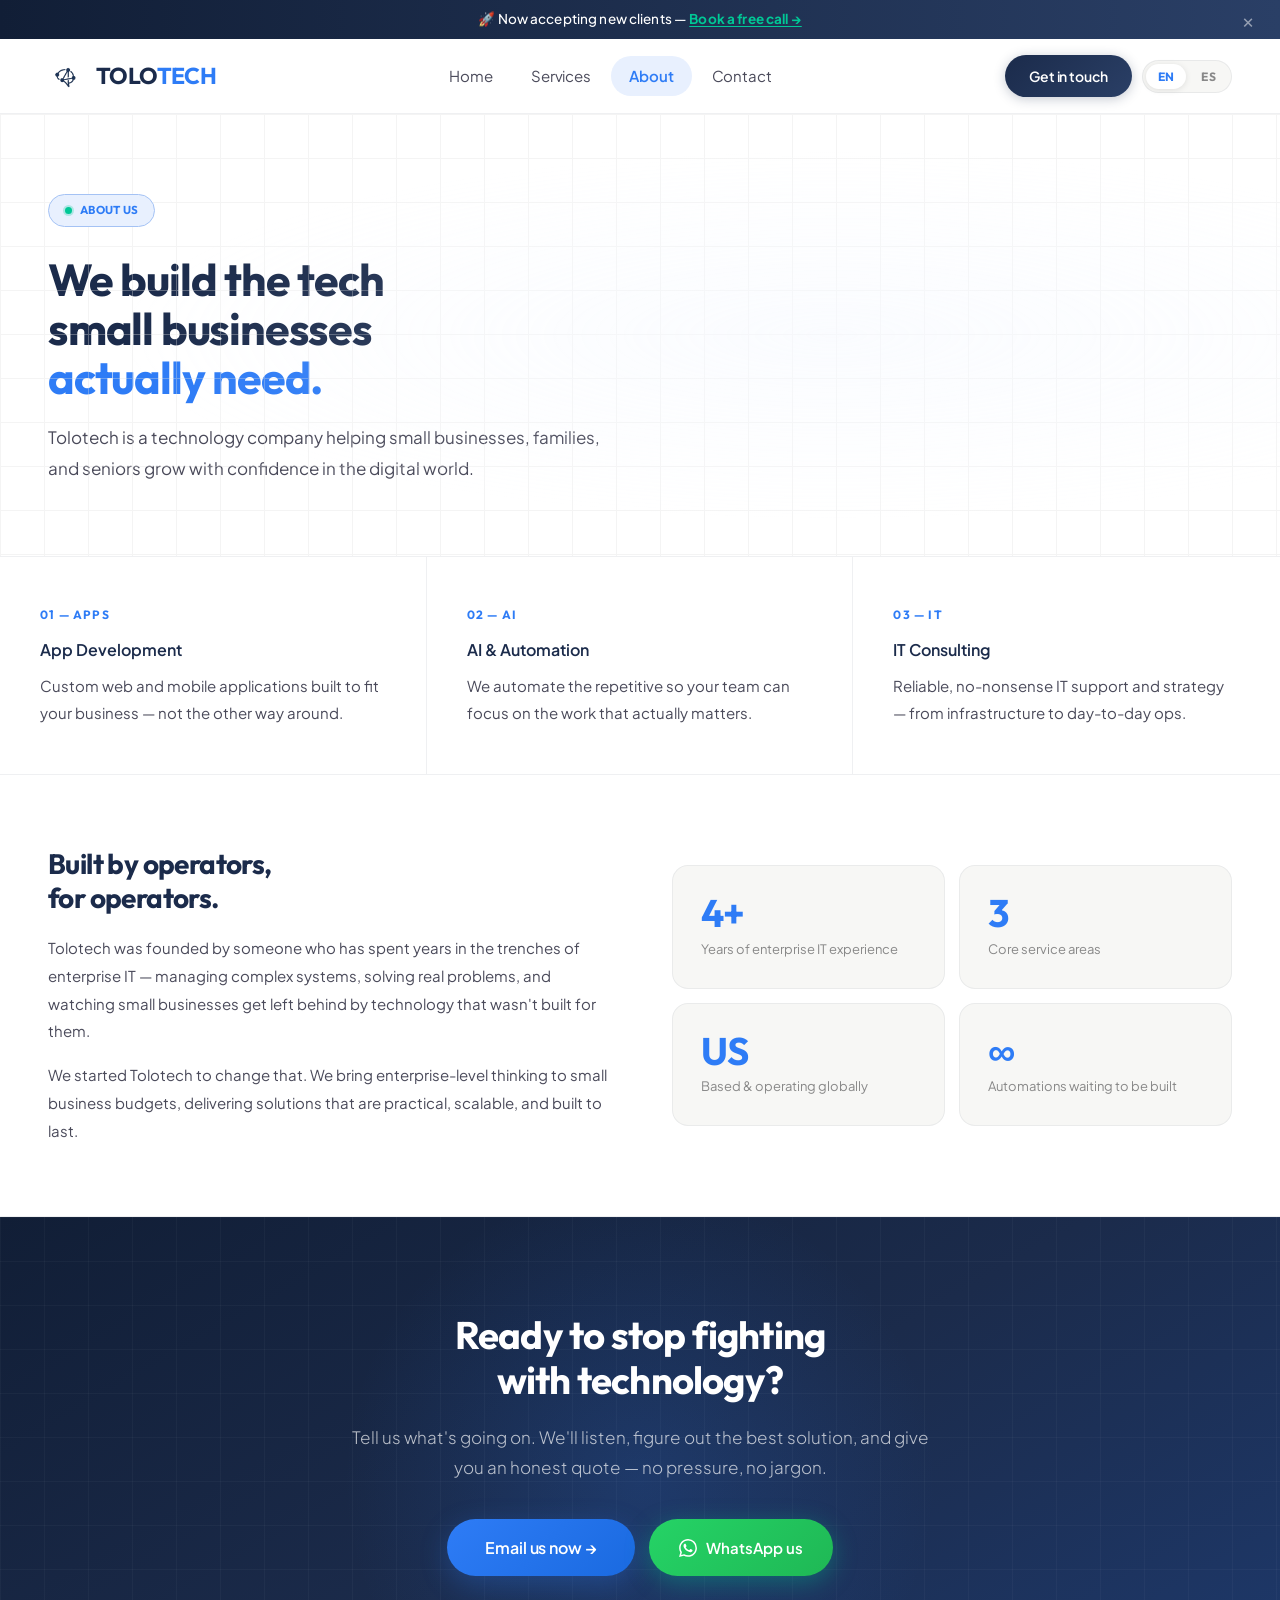
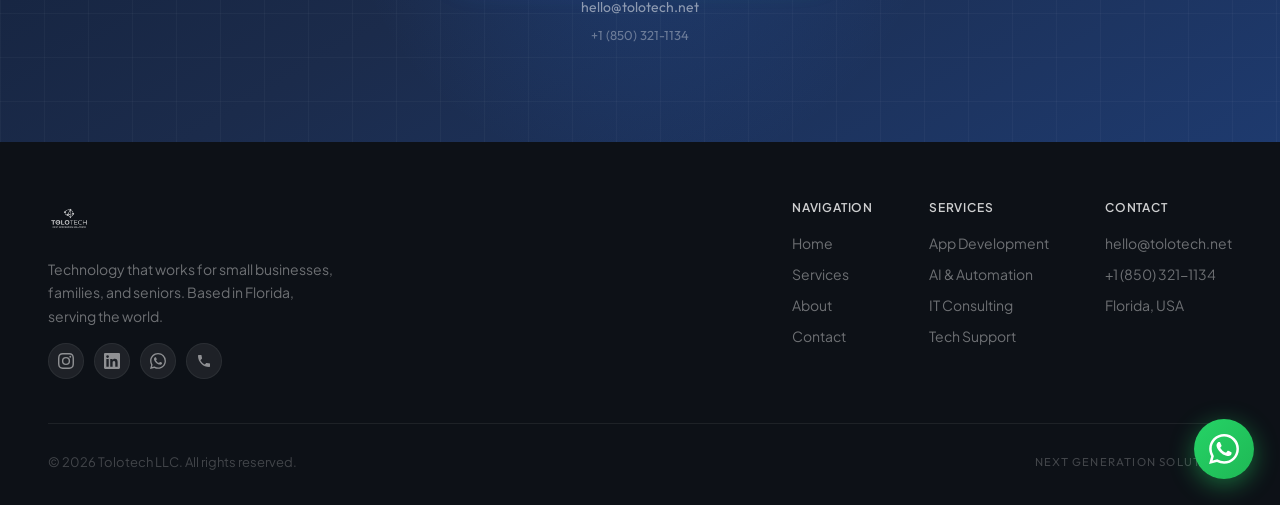
<file: about.html>
<!DOCTYPE html>
<html lang="en">
<head>
<meta charset="UTF-8"><meta name="viewport" content="width=device-width, initial-scale=1.0">
<title>About — Tolotech</title>
<meta name="description" content="Tolotech is a Florida-based tech company helping small businesses, families, and seniors.">
<meta property="og:title" content="About — Tolotech">
<meta property="og:description" content="Built by operators for operators. Enterprise-level tech for small business budgets. Based in Florida.">
<meta property="og:image" content="assets/logo.png">
<meta property="og:url" content="https://tolotech.net/about.html">
<meta property="og:type" content="website">
<meta name="twitter:card" content="summary_large_image">
<link rel="icon" type="image/x-icon" href="favicon.ico">
<link rel="icon" type="image/png" sizes="16x16" href="assets/favicon-16x16.png">
<link rel="icon" type="image/png" sizes="32x32" href="assets/favicon-32x32.png">
<link rel="icon" type="image/png" sizes="96x96" href="assets/favicon-96x96.png">
<link rel="apple-touch-icon" sizes="180x180" href="assets/apple-touch-icon.png">
<link rel="manifest" href="manifest.json">
<meta name="theme-color" content="#1B2B4B">
<meta name="mobile-web-app-capable" content="yes">
<meta name="apple-mobile-web-app-capable" content="yes">
<meta name="apple-mobile-web-app-status-bar-style" content="black-translucent">
<meta name="apple-mobile-web-app-title" content="Tolotech">
<link rel="preconnect" href="https://fonts.googleapis.com">
<link rel="preconnect" href="https://fonts.gstatic.com" crossorigin>
<link href="https://fonts.googleapis.com/css2?family=Plus+Jakarta+Sans:wght@300;400;500;600;700;800&family=Outfit:wght@400;600;700;800&display=swap" rel="stylesheet">
<link rel="stylesheet" href="assets/style.css">
</head>
<body>
<div class="t-announce" id="t-announce">
<span>🚀 <span id="ann-text">Now accepting new clients —</span> <a href="contact.html" id="ann-link">Book a free call →</a></span>
<button class="t-announce-x" onclick="dismissAnnounce()" aria-label="Close">×</button>
</div>
<div class="t-scroll-progress" id="scroll-progress"></div>
<nav class="t-nav" id="navbar"><a href="index.html" class="t-logo-wrap"><img src="assets/icon.png" alt="Tolotech" class="t-logo-icon"><span class="t-logo-text">TOLO<span>TECH</span></span></a><div class="t-nav-center"><a href="index.html" class="t-nav-link" id="nav-home">Home</a><a href="services.html" class="t-nav-link" id="nav-services">Services</a><a href="about.html" class="t-nav-link active" id="nav-about">About</a><a href="contact.html" class="t-nav-link" id="nav-contact">Contact</a></div><div class="t-nav-right"><a href="contact.html" class="t-nav-cta" id="nav-cta">Get in touch</a><div class="lang-toggle"><button class="lang-btn active" id="btn-en" onclick="setLang('en')">EN</button><button class="lang-btn" id="btn-es" onclick="setLang('es')">ES</button></div><button class="t-hamburger" onclick="toggleMenu()" aria-label="Menu"><span></span><span></span><span></span></button></div><div class="t-mobile-menu" id="mobile-menu"><a href="index.html" class="t-mobile-link" id="m-nav-home">Home</a><a href="services.html" class="t-mobile-link" id="m-nav-services">Services</a><a href="about.html" class="t-mobile-link active" id="m-nav-about">About</a><a href="contact.html" class="t-mobile-link" id="m-nav-contact">Contact</a><div class="lang-toggle" style="margin-top:0.75rem;align-self:flex-start"><button class="lang-btn active" id="m-btn-en" onclick="setLang('en')">EN</button><button class="lang-btn" id="m-btn-es" onclick="setLang('es')">ES</button></div>
</div></nav>

<section class="t-about-hero"><div class="t-grid-bg"></div><div class="t-badge"><div class="t-badge-dot"></div>ABOUT US</div><h1 id="about-h1">We build the tech<br>small businesses<br><span class="ta">actually need.</span></h1><p id="about-sub">Tolotech is a technology company helping small businesses, families, and seniors grow with confidence in the digital world.</p></section>

<div class="t-pillars"><div class="t-pillar"><div class="t-pillar-icon">01 — APPS</div><h3 id="p1-h">App Development</h3><p id="p1-p">Custom web and mobile applications built to fit your business — not the other way around.</p></div><div class="t-pillar"><div class="t-pillar-icon">02 — AI</div><h3 id="p2-h">AI & Automation</h3><p id="p2-p">We automate the repetitive so your team can focus on the work that actually matters.</p></div><div class="t-pillar"><div class="t-pillar-icon">03 — IT</div><h3 id="p3-h">IT Consulting</h3><p id="p3-p">Reliable, no-nonsense IT support and strategy — from infrastructure to day-to-day ops.</p></div></div>

<div class="t-story"><div><h2 id="story-h2">Built by operators,<br>for operators.</h2><p id="story-p1">Tolotech was founded by someone who has spent years in the trenches of enterprise IT — managing complex systems, solving real problems, and watching small businesses get left behind by technology that wasn't built for them.</p><p id="story-p2">We started Tolotech to change that. We bring enterprise-level thinking to small business budgets, delivering solutions that are practical, scalable, and built to last.</p></div><div class="t-stats"><div class="t-stat"><div class="t-stat-num">5+</div><div class="t-stat-label" id="s1">Years of enterprise IT experience</div></div><div class="t-stat"><div class="t-stat-num">4</div><div class="t-stat-label" id="s2">Core service areas</div></div><div class="t-stat"><div class="t-stat-num">US</div><div class="t-stat-label" id="s3">Based & operating globally</div></div><div class="t-stat"><div class="t-stat-num">∞</div><div class="t-stat-label" id="s4">Automations waiting to be built</div></div></div></div>

<section class="t-cta-banner"><div class="t-cta-inner"><h2 id="cta-h2">Ready to stop fighting<br>with technology?</h2><p id="cta-p">Tell us what's going on. We'll listen, figure out the best solution, and give you an honest quote — no pressure, no jargon.</p><div class="t-cta-actions"><a href="mailto:hello@tolotech.net?subject=Hello%20Tolotech" class="t-btn-primary t-btn-lg"><span id="cta-btn">Email us now →</span></a><a href="https://wa.me/18503211134" target="_blank" class="t-btn-whatsapp t-btn-lg"><svg viewBox="0 0 24 24" style="width:18px;height:18px;fill:#fff"><path d="M17.472 14.382c-.297-.149-1.758-.867-2.03-.967-.273-.099-.471-.148-.67.15-.197.297-.767.966-.94 1.164-.173.199-.347.223-.644.075-.297-.15-1.255-.463-2.39-1.475-.883-.788-1.48-1.761-1.653-2.059-.173-.297-.018-.458.13-.606.134-.133.298-.347.446-.52.149-.174.198-.298.298-.497.099-.198.05-.371-.025-.52-.075-.149-.669-1.612-.916-2.207-.242-.579-.487-.5-.669-.51-.173-.008-.371-.01-.57-.01-.198 0-.52.074-.792.372-.272.297-1.04 1.016-1.04 2.479 0 1.462 1.065 2.875 1.213 3.074.149.198 2.096 3.2 5.077 4.487.709.306 1.262.489 1.694.625.712.227 1.36.195 1.871.118.571-.085 1.758-.719 2.006-1.413.248-.694.248-1.289.173-1.413-.074-.124-.272-.198-.57-.347m-5.421 7.403h-.004a9.87 9.87 0 01-5.031-1.378l-.361-.214-3.741.982.998-3.648-.235-.374a9.86 9.86 0 01-1.51-5.26c.001-5.45 4.436-9.884 9.888-9.884 2.64 0 5.122 1.03 6.988 2.898a9.825 9.825 0 012.893 6.994c-.003 5.45-4.437 9.884-9.885 9.884m8.413-18.297A11.815 11.815 0 0012.05 0C5.495 0 .16 5.335.157 11.892c0 2.096.547 4.142 1.588 5.945L.057 24l6.305-1.654a11.882 11.882 0 005.683 1.448h.005c6.554 0 11.89-5.335 11.893-11.893a11.821 11.821 0 00-3.48-8.413z"/></svg><span class="wa-btn-text">WhatsApp us</span></a></div><a class="t-cta-email" href="mailto:hello@tolotech.net">hello@tolotech.net</a><span class="t-cta-phone">+1 (850) 321-1134</span></div></section>

<footer class="t-footer"><div class="t-footer-top"><div class="t-footer-brand"><img src="assets/logo.png" loading="lazy" alt="Tolotech" class="t-footer-logo"><p id="ft-desc">Technology that works for small businesses, families, and seniors. Based in Florida, serving the world.</p><div class="t-footer-social"><a href="https://instagram.com/tolotech25" target="_blank" aria-label="Instagram"><svg viewBox="0 0 24 24"><path d="M12 2.163c3.204 0 3.584.012 4.85.07 3.252.148 4.771 1.691 4.919 4.919.058 1.265.069 1.645.069 4.849 0 3.205-.012 3.584-.069 4.849-.149 3.225-1.664 4.771-4.919 4.919-1.266.058-1.644.07-4.85.07-3.204 0-3.584-.012-4.849-.07-3.26-.149-4.771-1.699-4.919-4.92-.058-1.265-.07-1.644-.07-4.849 0-3.204.013-3.583.07-4.849.149-3.227 1.664-4.771 4.919-4.919 1.266-.057 1.645-.069 4.849-.069zM12 0C8.741 0 8.333.014 7.053.072 2.695.272.273 2.69.073 7.052.014 8.333 0 8.741 0 12c0 3.259.014 3.668.072 4.948.2 4.358 2.618 6.78 6.98 6.98C8.333 23.986 8.741 24 12 24c3.259 0 3.668-.014 4.948-.072 4.354-.2 6.782-2.618 6.979-6.98.059-1.28.073-1.689.073-4.948 0-3.259-.014-3.667-.072-4.947-.196-4.354-2.617-6.78-6.979-6.98C15.668.014 15.259 0 12 0zm0 5.838a6.162 6.162 0 100 12.324 6.162 6.162 0 000-12.324zM12 16a4 4 0 110-8 4 4 0 010 8zm6.406-11.845a1.44 1.44 0 100 2.881 1.44 1.44 0 000-2.881z"/></svg></a><a href="https://linkedin.com/company/tolotech" target="_blank" aria-label="LinkedIn"><svg viewBox="0 0 24 24"><path d="M20.447 20.452h-3.554v-5.569c0-1.328-.027-3.037-1.852-3.037-1.853 0-2.136 1.445-2.136 2.939v5.667H9.351V9h3.414v1.561h.046c.477-.9 1.637-1.85 3.37-1.85 3.601 0 4.267 2.37 4.267 5.455v6.286zM5.337 7.433a2.062 2.062 0 01-2.063-2.065 2.064 2.064 0 112.063 2.065zm1.782 13.019H3.555V9h3.564v11.452zM22.225 0H1.771C.792 0 0 .774 0 1.729v20.542C0 23.227.792 24 1.771 24h20.451C23.2 24 24 23.227 24 22.271V1.729C24 .774 23.2 0 22.222 0h.003z"/></svg></a><a href="https://wa.me/18503211134" target="_blank" aria-label="WhatsApp"><svg viewBox="0 0 24 24"><path d="M17.472 14.382c-.297-.149-1.758-.867-2.03-.967-.273-.099-.471-.148-.67.15-.197.297-.767.966-.94 1.164-.173.199-.347.223-.644.075-.297-.15-1.255-.463-2.39-1.475-.883-.788-1.48-1.761-1.653-2.059-.173-.297-.018-.458.13-.606.134-.133.298-.347.446-.52.149-.174.198-.298.298-.497.099-.198.05-.371-.025-.52-.075-.149-.669-1.612-.916-2.207-.242-.579-.487-.5-.669-.51-.173-.008-.371-.01-.57-.01-.198 0-.52.074-.792.372-.272.297-1.04 1.016-1.04 2.479 0 1.462 1.065 2.875 1.213 3.074.149.198 2.096 3.2 5.077 4.487.709.306 1.262.489 1.694.625.712.227 1.36.195 1.871.118.571-.085 1.758-.719 2.006-1.413.248-.694.248-1.289.173-1.413-.074-.124-.272-.198-.57-.347m-5.421 7.403h-.004a9.87 9.87 0 01-5.031-1.378l-.361-.214-3.741.982.998-3.648-.235-.374a9.86 9.86 0 01-1.51-5.26c.001-5.45 4.436-9.884 9.888-9.884 2.64 0 5.122 1.03 6.988 2.898a9.825 9.825 0 012.893 6.994c-.003 5.45-4.437 9.884-9.885 9.884m8.413-18.297A11.815 11.815 0 0012.05 0C5.495 0 .16 5.335.157 11.892c0 2.096.547 4.142 1.588 5.945L.057 24l6.305-1.654a11.882 11.882 0 005.683 1.448h.005c6.554 0 11.89-5.335 11.893-11.893a11.821 11.821 0 00-3.48-8.413z"/></svg></a><a href="tel:+18503211134" aria-label="Phone"><svg viewBox="0 0 24 24"><path d="M6.62 10.79c1.44 2.83 3.76 5.14 6.59 6.59l2.2-2.2c.27-.27.67-.36 1.02-.24 1.12.37 2.33.57 3.57.57.55 0 1 .45 1 1V20c0 .55-.45 1-1 1-9.39 0-17-7.61-17-17 0-.55.45-1 1-1h3.5c.55 0 1 .45 1 1 0 1.25.2 2.45.57 3.57.11.35.03.74-.25 1.02l-2.2 2.2z"/></svg></a></div></div><div class="t-footer-links"><div class="t-footer-col"><h4 id="ft-nav-title">Navigation</h4><a href="index.html" id="ft-home">Home</a><a href="services.html" id="ft-services">Services</a><a href="about.html" id="ft-about">About</a><a href="contact.html" id="ft-contact">Contact</a></div><div class="t-footer-col"><h4 id="ft-svc-title">Services</h4><a href="services.html#apps" id="ft-s1">App Development</a><a href="services.html#ai" id="ft-s2">AI & Automation</a><a href="services.html#it" id="ft-s3">IT Consulting</a><a href="services.html#support" id="ft-s4">Tech Support</a></div><div class="t-footer-col"><h4 id="ft-contact-title">Contact</h4><a href="mailto:hello@tolotech.net">hello@tolotech.net</a><a href="tel:+18503211134" id="ft-phone">+1 (850) 321-1134</a><span id="ft-loc">Florida, USA</span></div></div></div><div class="t-footer-bottom"><span>© 2026 Tolotech LLC. <span id="ft-rights">All rights reserved.</span></span><span class="t-footer-tagline" id="ft-tag">Next Generation Solutions</span></div></footer>

<a href="#" class="t-back-top" id="back-top" aria-label="Back to top">↑</a>
<div class="t-mobile-cta" id="mobile-cta">
<a href="tel:+18503211134" class="t-mobile-cta-call"><svg viewBox="0 0 24 24"><path d="M6.62 10.79c1.44 2.83 3.76 5.14 6.59 6.59l2.2-2.2c.27-.27.67-.36 1.02-.24 1.12.37 2.33.57 3.57.57.55 0 1 .45 1 1V20c0 .55-.45 1-1 1-9.39 0-17-7.61-17-17 0-.55.45-1 1-1h3.5c.55 0 1 .45 1 1 0 1.25.2 2.45.57 3.57.11.35.03.74-.25 1.02l-2.2 2.2z"/></svg> Call us</a>
<a href="https://wa.me/18503211134" target="_blank" class="t-mobile-cta-wa"><svg viewBox="0 0 24 24"><path d="M17.472 14.382c-.297-.149-1.758-.867-2.03-.967-.273-.099-.471-.148-.67.15-.197.297-.767.966-.94 1.164-.173.199-.347.223-.644.075-.297-.15-1.255-.463-2.39-1.475-.883-.788-1.48-1.761-1.653-2.059-.173-.297-.018-.458.13-.606.134-.133.298-.347.446-.52.149-.174.198-.298.298-.497.099-.198.05-.371-.025-.52-.075-.149-.669-1.612-.916-2.207-.242-.579-.487-.5-.669-.51-.173-.008-.371-.01-.57-.01-.198 0-.52.074-.792.372-.272.297-1.04 1.016-1.04 2.479 0 1.462 1.065 2.875 1.213 3.074.149.198 2.096 3.2 5.077 4.487.709.306 1.262.489 1.694.625.712.227 1.36.195 1.871.118.571-.085 1.758-.719 2.006-1.413.248-.694.248-1.289.173-1.413-.074-.124-.272-.198-.57-.347m-5.421 7.403h-.004a9.87 9.87 0 01-5.031-1.378l-.361-.214-3.741.982.998-3.648-.235-.374a9.86 9.86 0 01-1.51-5.26c.001-5.45 4.436-9.884 9.888-9.884 2.64 0 5.122 1.03 6.988 2.898a9.825 9.825 0 012.893 6.994c-.003 5.45-4.437 9.884-9.885 9.884m8.413-18.297A11.815 11.815 0 0012.05 0C5.495 0 .16 5.335.157 11.892c0 2.096.547 4.142 1.588 5.945L.057 24l6.305-1.654a11.882 11.882 0 005.683 1.448h.005c6.554 0 11.89-5.335 11.893-11.893a11.821 11.821 0 00-3.48-8.413z"/></svg> WhatsApp</a>
</div>
<a href="https://wa.me/18503211134" target="_blank" class="t-wa-float" aria-label="WhatsApp"><svg viewBox="0 0 24 24"><path d="M17.472 14.382c-.297-.149-1.758-.867-2.03-.967-.273-.099-.471-.148-.67.15-.197.297-.767.966-.94 1.164-.173.199-.347.223-.644.075-.297-.15-1.255-.463-2.39-1.475-.883-.788-1.48-1.761-1.653-2.059-.173-.297-.018-.458.13-.606.134-.133.298-.347.446-.52.149-.174.198-.298.298-.497.099-.198.05-.371-.025-.52-.075-.149-.669-1.612-.916-2.207-.242-.579-.487-.5-.669-.51-.173-.008-.371-.01-.57-.01-.198 0-.52.074-.792.372-.272.297-1.04 1.016-1.04 2.479 0 1.462 1.065 2.875 1.213 3.074.149.198 2.096 3.2 5.077 4.487.709.306 1.262.489 1.694.625.712.227 1.36.195 1.871.118.571-.085 1.758-.719 2.006-1.413.248-.694.248-1.289.173-1.413-.074-.124-.272-.198-.57-.347m-5.421 7.403h-.004a9.87 9.87 0 01-5.031-1.378l-.361-.214-3.741.982.998-3.648-.235-.374a9.86 9.86 0 01-1.51-5.26c.001-5.45 4.436-9.884 9.888-9.884 2.64 0 5.122 1.03 6.988 2.898a9.825 9.825 0 012.893 6.994c-.003 5.45-4.437 9.884-9.885 9.884m8.413-18.297A11.815 11.815 0 0012.05 0C5.495 0 .16 5.335.157 11.892c0 2.096.547 4.142 1.588 5.945L.057 24l6.305-1.654a11.882 11.882 0 005.683 1.448h.005c6.554 0 11.89-5.335 11.893-11.893a11.821 11.821 0 00-3.48-8.413z"/></svg></a>
<div class="t-cookie" id="t-cookie">
<div class="t-cookie-inner">
<span class="t-cookie-icon">🍪</span>
<p id="cookie-text">We use cookies to improve your experience on this site.</p>
</div>
<div class="t-cookie-actions">
<button class="t-cookie-accept" onclick="acceptCookie()" id="cookie-accept">Accept</button>
<button class="t-cookie-decline" onclick="declineCookie()" id="cookie-decline">Decline</button>
</div>
</div>
<script src="assets/lang.js"></script>
</body>
</html>
</file>
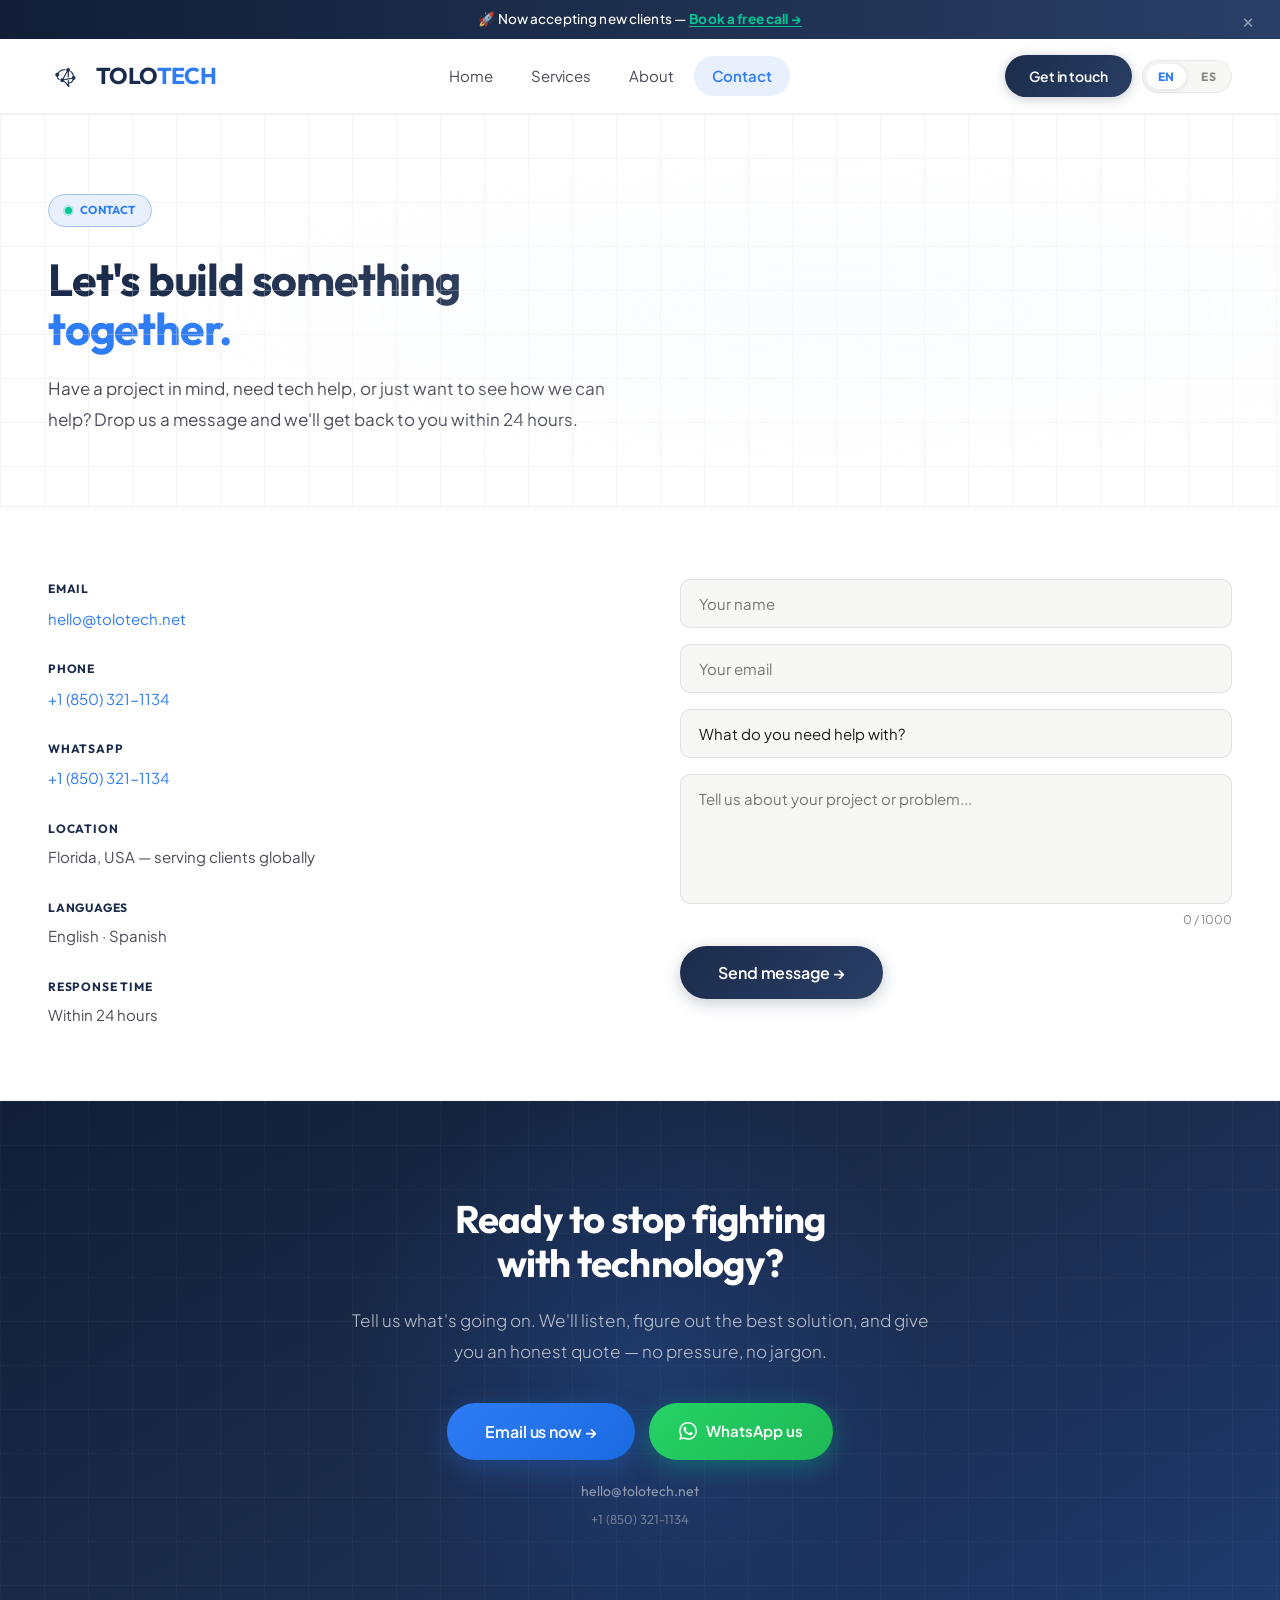
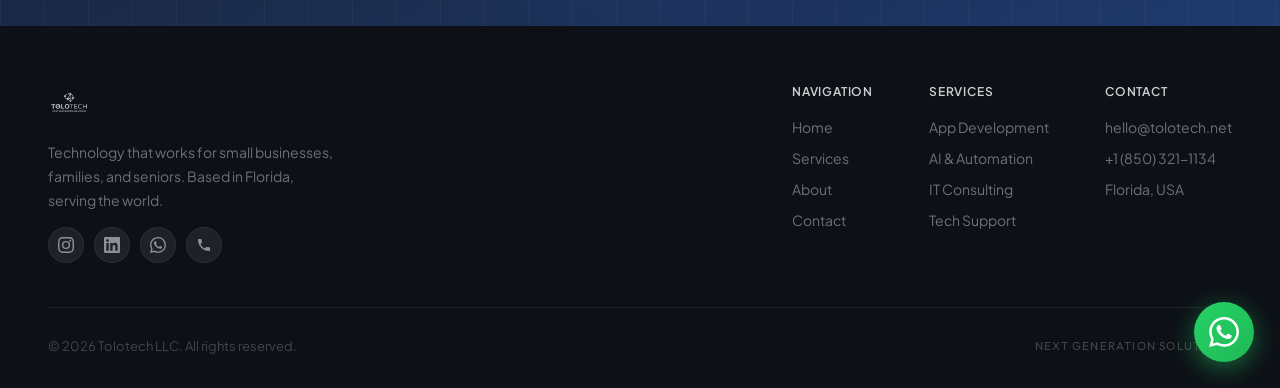
<file: contact.html>
<!DOCTYPE html>
<html lang="en">
<head>
<meta charset="UTF-8"><meta name="viewport" content="width=device-width, initial-scale=1.0">
<title>Contact — Tolotech</title>
<meta name="description" content="Get in touch with Tolotech. Email, call, or WhatsApp us for app development, AI automation, IT consulting, or senior tech support.">
<meta property="og:title" content="Contact — Tolotech">
<meta property="og:description" content="Get in touch with Tolotech. We respond within 24 hours. Email, call, or WhatsApp.">
<meta property="og:image" content="assets/logo.png">
<meta property="og:url" content="https://tolotech.net/contact.html">
<meta property="og:type" content="website">
<meta name="twitter:card" content="summary_large_image">
<link rel="icon" type="image/x-icon" href="favicon.ico">
<link rel="icon" type="image/png" sizes="16x16" href="assets/favicon-16x16.png">
<link rel="icon" type="image/png" sizes="32x32" href="assets/favicon-32x32.png">
<link rel="icon" type="image/png" sizes="96x96" href="assets/favicon-96x96.png">
<link rel="apple-touch-icon" sizes="180x180" href="assets/apple-touch-icon.png">
<link rel="manifest" href="manifest.json">
<meta name="theme-color" content="#1B2B4B">
<meta name="mobile-web-app-capable" content="yes">
<meta name="apple-mobile-web-app-capable" content="yes">
<meta name="apple-mobile-web-app-status-bar-style" content="black-translucent">
<meta name="apple-mobile-web-app-title" content="Tolotech">
<link rel="preconnect" href="https://fonts.googleapis.com">
<link rel="preconnect" href="https://fonts.gstatic.com" crossorigin>
<link href="https://fonts.googleapis.com/css2?family=Plus+Jakarta+Sans:wght@300;400;500;600;700;800&family=Outfit:wght@400;600;700;800&display=swap" rel="stylesheet">
<link rel="stylesheet" href="assets/style.css">
</head>
<body>
<div class="t-announce" id="t-announce">
<span>🚀 <span id="ann-text">Now accepting new clients —</span> <a href="contact.html" id="ann-link">Book a free call →</a></span>
<button class="t-announce-x" onclick="dismissAnnounce()" aria-label="Close">×</button>
</div>
<div class="t-scroll-progress" id="scroll-progress"></div>
<nav class="t-nav" id="navbar"><a href="index.html" class="t-logo-wrap"><img src="assets/icon.png" alt="Tolotech" class="t-logo-icon"><span class="t-logo-text">TOLO<span>TECH</span></span></a><div class="t-nav-center"><a href="index.html" class="t-nav-link" id="nav-home">Home</a><a href="services.html" class="t-nav-link" id="nav-services">Services</a><a href="about.html" class="t-nav-link" id="nav-about">About</a><a href="contact.html" class="t-nav-link active" id="nav-contact">Contact</a></div><div class="t-nav-right"><a href="contact.html" class="t-nav-cta" id="nav-cta">Get in touch</a><div class="lang-toggle"><button class="lang-btn active" id="btn-en" onclick="setLang('en')">EN</button><button class="lang-btn" id="btn-es" onclick="setLang('es')">ES</button></div><button class="t-hamburger" onclick="toggleMenu()" aria-label="Menu"><span></span><span></span><span></span></button></div><div class="t-mobile-menu" id="mobile-menu"><a href="index.html" class="t-mobile-link" id="m-nav-home">Home</a><a href="services.html" class="t-mobile-link" id="m-nav-services">Services</a><a href="about.html" class="t-mobile-link" id="m-nav-about">About</a><a href="contact.html" class="t-mobile-link active" id="m-nav-contact">Contact</a><div class="lang-toggle" style="margin-top:0.75rem;align-self:flex-start"><button class="lang-btn active" id="m-btn-en" onclick="setLang('en')">EN</button><button class="lang-btn" id="m-btn-es" onclick="setLang('es')">ES</button></div>
</div></nav>

<section class="t-contact-hero"><div class="t-grid-bg"></div><div class="t-badge"><div class="t-badge-dot"></div>CONTACT</div><h1 id="contact-h1">Let's build something<br><span class="ta">together.</span></h1><p id="contact-sub">Have a project in mind, need tech help, or just want to see how we can help? Drop us a message and we'll get back to you within 24 hours.</p></section>

<section class="t-contact-body">
<div class="t-contact-info">
<div class="t-contact-block"><h3 id="c-info-email">Email</h3><a href="mailto:hello@tolotech.net">hello@tolotech.net</a></div>
<div class="t-contact-block"><h3 id="c-info-phone">Phone</h3><a href="tel:+18503211134">+1 (850) 321-1134</a></div>
<div class="t-contact-block"><h3 id="c-info-wa">WhatsApp</h3><a href="https://wa.me/18503211134" target="_blank">+1 (850) 321-1134</a></div>
<div class="t-contact-block"><h3 id="c-info-loc">Location</h3><p id="c-info-loc-val">Florida, USA — serving clients globally</p></div>
<div class="t-contact-block"><h3 id="c-info-lang">Languages</h3><p id="c-info-lang-val">English · Spanish</p></div>
<div class="t-contact-block"><h3 id="c-info-hours">Response time</h3><p id="c-info-hours-val">Within 24 hours</p></div>
</div>
<div class="t-form">
<input type="text" id="form-name" placeholder="Your name">
<input type="email" id="form-email" placeholder="Your email">
<select id="form-service"><option value="" disabled selected>What do you need help with?</option><option value="apps">App Development</option><option value="ai">AI & Automation</option><option value="it">IT Consulting</option><option value="senior">Senior / Family Tech Support</option><option value="other">Other / Not sure</option></select>
<textarea id="form-msg" placeholder="Tell us about your project or problem..." maxlength="1000"></textarea>
<div class="t-form-meta"><span class="t-char-counter" id="msg-counter">0 / 1000</span></div>
<div class="t-form-success" id="form-success">Message sent — we'll be in touch soon.</div>
<button class="t-btn-primary t-btn-lg" onclick="sendForm()" style="align-self:flex-start"><span id="form-btn">Send message →</span></button>
</div>
</section>

<section class="t-cta-banner"><div class="t-cta-inner"><h2 id="cta-h2">Ready to stop fighting<br>with technology?</h2><p id="cta-p">Tell us what's going on. We'll listen, figure out the best solution, and give you an honest quote — no pressure, no jargon.</p><div class="t-cta-actions"><a href="mailto:hello@tolotech.net?subject=Hello%20Tolotech" class="t-btn-primary t-btn-lg"><span id="cta-btn">Email us now →</span></a><a href="https://wa.me/18503211134" target="_blank" class="t-btn-whatsapp t-btn-lg"><svg viewBox="0 0 24 24" style="width:18px;height:18px;fill:#fff"><path d="M17.472 14.382c-.297-.149-1.758-.867-2.03-.967-.273-.099-.471-.148-.67.15-.197.297-.767.966-.94 1.164-.173.199-.347.223-.644.075-.297-.15-1.255-.463-2.39-1.475-.883-.788-1.48-1.761-1.653-2.059-.173-.297-.018-.458.13-.606.134-.133.298-.347.446-.52.149-.174.198-.298.298-.497.099-.198.05-.371-.025-.52-.075-.149-.669-1.612-.916-2.207-.242-.579-.487-.5-.669-.51-.173-.008-.371-.01-.57-.01-.198 0-.52.074-.792.372-.272.297-1.04 1.016-1.04 2.479 0 1.462 1.065 2.875 1.213 3.074.149.198 2.096 3.2 5.077 4.487.709.306 1.262.489 1.694.625.712.227 1.36.195 1.871.118.571-.085 1.758-.719 2.006-1.413.248-.694.248-1.289.173-1.413-.074-.124-.272-.198-.57-.347m-5.421 7.403h-.004a9.87 9.87 0 01-5.031-1.378l-.361-.214-3.741.982.998-3.648-.235-.374a9.86 9.86 0 01-1.51-5.26c.001-5.45 4.436-9.884 9.888-9.884 2.64 0 5.122 1.03 6.988 2.898a9.825 9.825 0 012.893 6.994c-.003 5.45-4.437 9.884-9.885 9.884m8.413-18.297A11.815 11.815 0 0012.05 0C5.495 0 .16 5.335.157 11.892c0 2.096.547 4.142 1.588 5.945L.057 24l6.305-1.654a11.882 11.882 0 005.683 1.448h.005c6.554 0 11.89-5.335 11.893-11.893a11.821 11.821 0 00-3.48-8.413z"/></svg><span class="wa-btn-text">WhatsApp us</span></a></div><a class="t-cta-email" href="mailto:hello@tolotech.net">hello@tolotech.net</a><span class="t-cta-phone">+1 (850) 321-1134</span></div></section>

<footer class="t-footer"><div class="t-footer-top"><div class="t-footer-brand"><img src="assets/logo.png" loading="lazy" alt="Tolotech" class="t-footer-logo"><p id="ft-desc">Technology that works for small businesses, families, and seniors. Based in Florida, serving the world.</p><div class="t-footer-social"><a href="https://instagram.com/tolotech25" target="_blank" aria-label="Instagram"><svg viewBox="0 0 24 24"><path d="M12 2.163c3.204 0 3.584.012 4.85.07 3.252.148 4.771 1.691 4.919 4.919.058 1.265.069 1.645.069 4.849 0 3.205-.012 3.584-.069 4.849-.149 3.225-1.664 4.771-4.919 4.919-1.266.058-1.644.07-4.85.07-3.204 0-3.584-.012-4.849-.07-3.26-.149-4.771-1.699-4.919-4.92-.058-1.265-.07-1.644-.07-4.849 0-3.204.013-3.583.07-4.849.149-3.227 1.664-4.771 4.919-4.919 1.266-.057 1.645-.069 4.849-.069zM12 0C8.741 0 8.333.014 7.053.072 2.695.272.273 2.69.073 7.052.014 8.333 0 8.741 0 12c0 3.259.014 3.668.072 4.948.2 4.358 2.618 6.78 6.98 6.98C8.333 23.986 8.741 24 12 24c3.259 0 3.668-.014 4.948-.072 4.354-.2 6.782-2.618 6.979-6.98.059-1.28.073-1.689.073-4.948 0-3.259-.014-3.667-.072-4.947-.196-4.354-2.617-6.78-6.979-6.98C15.668.014 15.259 0 12 0zm0 5.838a6.162 6.162 0 100 12.324 6.162 6.162 0 000-12.324zM12 16a4 4 0 110-8 4 4 0 010 8zm6.406-11.845a1.44 1.44 0 100 2.881 1.44 1.44 0 000-2.881z"/></svg></a><a href="https://linkedin.com/company/tolotech" target="_blank" aria-label="LinkedIn"><svg viewBox="0 0 24 24"><path d="M20.447 20.452h-3.554v-5.569c0-1.328-.027-3.037-1.852-3.037-1.853 0-2.136 1.445-2.136 2.939v5.667H9.351V9h3.414v1.561h.046c.477-.9 1.637-1.85 3.37-1.85 3.601 0 4.267 2.37 4.267 5.455v6.286zM5.337 7.433a2.062 2.062 0 01-2.063-2.065 2.064 2.064 0 112.063 2.065zm1.782 13.019H3.555V9h3.564v11.452zM22.225 0H1.771C.792 0 0 .774 0 1.729v20.542C0 23.227.792 24 1.771 24h20.451C23.2 24 24 23.227 24 22.271V1.729C24 .774 23.2 0 22.222 0h.003z"/></svg></a><a href="https://wa.me/18503211134" target="_blank" aria-label="WhatsApp"><svg viewBox="0 0 24 24"><path d="M17.472 14.382c-.297-.149-1.758-.867-2.03-.967-.273-.099-.471-.148-.67.15-.197.297-.767.966-.94 1.164-.173.199-.347.223-.644.075-.297-.15-1.255-.463-2.39-1.475-.883-.788-1.48-1.761-1.653-2.059-.173-.297-.018-.458.13-.606.134-.133.298-.347.446-.52.149-.174.198-.298.298-.497.099-.198.05-.371-.025-.52-.075-.149-.669-1.612-.916-2.207-.242-.579-.487-.5-.669-.51-.173-.008-.371-.01-.57-.01-.198 0-.52.074-.792.372-.272.297-1.04 1.016-1.04 2.479 0 1.462 1.065 2.875 1.213 3.074.149.198 2.096 3.2 5.077 4.487.709.306 1.262.489 1.694.625.712.227 1.36.195 1.871.118.571-.085 1.758-.719 2.006-1.413.248-.694.248-1.289.173-1.413-.074-.124-.272-.198-.57-.347m-5.421 7.403h-.004a9.87 9.87 0 01-5.031-1.378l-.361-.214-3.741.982.998-3.648-.235-.374a9.86 9.86 0 01-1.51-5.26c.001-5.45 4.436-9.884 9.888-9.884 2.64 0 5.122 1.03 6.988 2.898a9.825 9.825 0 012.893 6.994c-.003 5.45-4.437 9.884-9.885 9.884m8.413-18.297A11.815 11.815 0 0012.05 0C5.495 0 .16 5.335.157 11.892c0 2.096.547 4.142 1.588 5.945L.057 24l6.305-1.654a11.882 11.882 0 005.683 1.448h.005c6.554 0 11.89-5.335 11.893-11.893a11.821 11.821 0 00-3.48-8.413z"/></svg></a><a href="tel:+18503211134" aria-label="Phone"><svg viewBox="0 0 24 24"><path d="M6.62 10.79c1.44 2.83 3.76 5.14 6.59 6.59l2.2-2.2c.27-.27.67-.36 1.02-.24 1.12.37 2.33.57 3.57.57.55 0 1 .45 1 1V20c0 .55-.45 1-1 1-9.39 0-17-7.61-17-17 0-.55.45-1 1-1h3.5c.55 0 1 .45 1 1 0 1.25.2 2.45.57 3.57.11.35.03.74-.25 1.02l-2.2 2.2z"/></svg></a></div></div><div class="t-footer-links"><div class="t-footer-col"><h4 id="ft-nav-title">Navigation</h4><a href="index.html" id="ft-home">Home</a><a href="services.html" id="ft-services">Services</a><a href="about.html" id="ft-about">About</a><a href="contact.html" id="ft-contact">Contact</a></div><div class="t-footer-col"><h4 id="ft-svc-title">Services</h4><a href="services.html#apps" id="ft-s1">App Development</a><a href="services.html#ai" id="ft-s2">AI & Automation</a><a href="services.html#it" id="ft-s3">IT Consulting</a><a href="services.html#support" id="ft-s4">Tech Support</a></div><div class="t-footer-col"><h4 id="ft-contact-title">Contact</h4><a href="mailto:hello@tolotech.net">hello@tolotech.net</a><a href="tel:+18503211134" id="ft-phone">+1 (850) 321-1134</a><span id="ft-loc">Florida, USA</span></div></div></div><div class="t-footer-bottom"><span>© 2026 Tolotech LLC. <span id="ft-rights">All rights reserved.</span></span><span class="t-footer-tagline" id="ft-tag">Next Generation Solutions</span></div></footer>

<a href="#" class="t-back-top" id="back-top" aria-label="Back to top">↑</a>
<div class="t-mobile-cta" id="mobile-cta">
<a href="tel:+18503211134" class="t-mobile-cta-call"><svg viewBox="0 0 24 24"><path d="M6.62 10.79c1.44 2.83 3.76 5.14 6.59 6.59l2.2-2.2c.27-.27.67-.36 1.02-.24 1.12.37 2.33.57 3.57.57.55 0 1 .45 1 1V20c0 .55-.45 1-1 1-9.39 0-17-7.61-17-17 0-.55.45-1 1-1h3.5c.55 0 1 .45 1 1 0 1.25.2 2.45.57 3.57.11.35.03.74-.25 1.02l-2.2 2.2z"/></svg> Call us</a>
<a href="https://wa.me/18503211134" target="_blank" class="t-mobile-cta-wa"><svg viewBox="0 0 24 24"><path d="M17.472 14.382c-.297-.149-1.758-.867-2.03-.967-.273-.099-.471-.148-.67.15-.197.297-.767.966-.94 1.164-.173.199-.347.223-.644.075-.297-.15-1.255-.463-2.39-1.475-.883-.788-1.48-1.761-1.653-2.059-.173-.297-.018-.458.13-.606.134-.133.298-.347.446-.52.149-.174.198-.298.298-.497.099-.198.05-.371-.025-.52-.075-.149-.669-1.612-.916-2.207-.242-.579-.487-.5-.669-.51-.173-.008-.371-.01-.57-.01-.198 0-.52.074-.792.372-.272.297-1.04 1.016-1.04 2.479 0 1.462 1.065 2.875 1.213 3.074.149.198 2.096 3.2 5.077 4.487.709.306 1.262.489 1.694.625.712.227 1.36.195 1.871.118.571-.085 1.758-.719 2.006-1.413.248-.694.248-1.289.173-1.413-.074-.124-.272-.198-.57-.347m-5.421 7.403h-.004a9.87 9.87 0 01-5.031-1.378l-.361-.214-3.741.982.998-3.648-.235-.374a9.86 9.86 0 01-1.51-5.26c.001-5.45 4.436-9.884 9.888-9.884 2.64 0 5.122 1.03 6.988 2.898a9.825 9.825 0 012.893 6.994c-.003 5.45-4.437 9.884-9.885 9.884m8.413-18.297A11.815 11.815 0 0012.05 0C5.495 0 .16 5.335.157 11.892c0 2.096.547 4.142 1.588 5.945L.057 24l6.305-1.654a11.882 11.882 0 005.683 1.448h.005c6.554 0 11.89-5.335 11.893-11.893a11.821 11.821 0 00-3.48-8.413z"/></svg> WhatsApp</a>
</div>
<a href="https://wa.me/18503211134" target="_blank" class="t-wa-float" aria-label="WhatsApp"><svg viewBox="0 0 24 24"><path d="M17.472 14.382c-.297-.149-1.758-.867-2.03-.967-.273-.099-.471-.148-.67.15-.197.297-.767.966-.94 1.164-.173.199-.347.223-.644.075-.297-.15-1.255-.463-2.39-1.475-.883-.788-1.48-1.761-1.653-2.059-.173-.297-.018-.458.13-.606.134-.133.298-.347.446-.52.149-.174.198-.298.298-.497.099-.198.05-.371-.025-.52-.075-.149-.669-1.612-.916-2.207-.242-.579-.487-.5-.669-.51-.173-.008-.371-.01-.57-.01-.198 0-.52.074-.792.372-.272.297-1.04 1.016-1.04 2.479 0 1.462 1.065 2.875 1.213 3.074.149.198 2.096 3.2 5.077 4.487.709.306 1.262.489 1.694.625.712.227 1.36.195 1.871.118.571-.085 1.758-.719 2.006-1.413.248-.694.248-1.289.173-1.413-.074-.124-.272-.198-.57-.347m-5.421 7.403h-.004a9.87 9.87 0 01-5.031-1.378l-.361-.214-3.741.982.998-3.648-.235-.374a9.86 9.86 0 01-1.51-5.26c.001-5.45 4.436-9.884 9.888-9.884 2.64 0 5.122 1.03 6.988 2.898a9.825 9.825 0 012.893 6.994c-.003 5.45-4.437 9.884-9.885 9.884m8.413-18.297A11.815 11.815 0 0012.05 0C5.495 0 .16 5.335.157 11.892c0 2.096.547 4.142 1.588 5.945L.057 24l6.305-1.654a11.882 11.882 0 005.683 1.448h.005c6.554 0 11.89-5.335 11.893-11.893a11.821 11.821 0 00-3.48-8.413z"/></svg></a>
<div class="t-cookie" id="t-cookie">
<div class="t-cookie-inner">
<span class="t-cookie-icon">🍪</span>
<p id="cookie-text">We use cookies to improve your experience on this site.</p>
</div>
<div class="t-cookie-actions">
<button class="t-cookie-accept" onclick="acceptCookie()" id="cookie-accept">Accept</button>
<button class="t-cookie-decline" onclick="declineCookie()" id="cookie-decline">Decline</button>
</div>
</div>
<script src="assets/lang.js"></script>
</body>
</html>
</file>
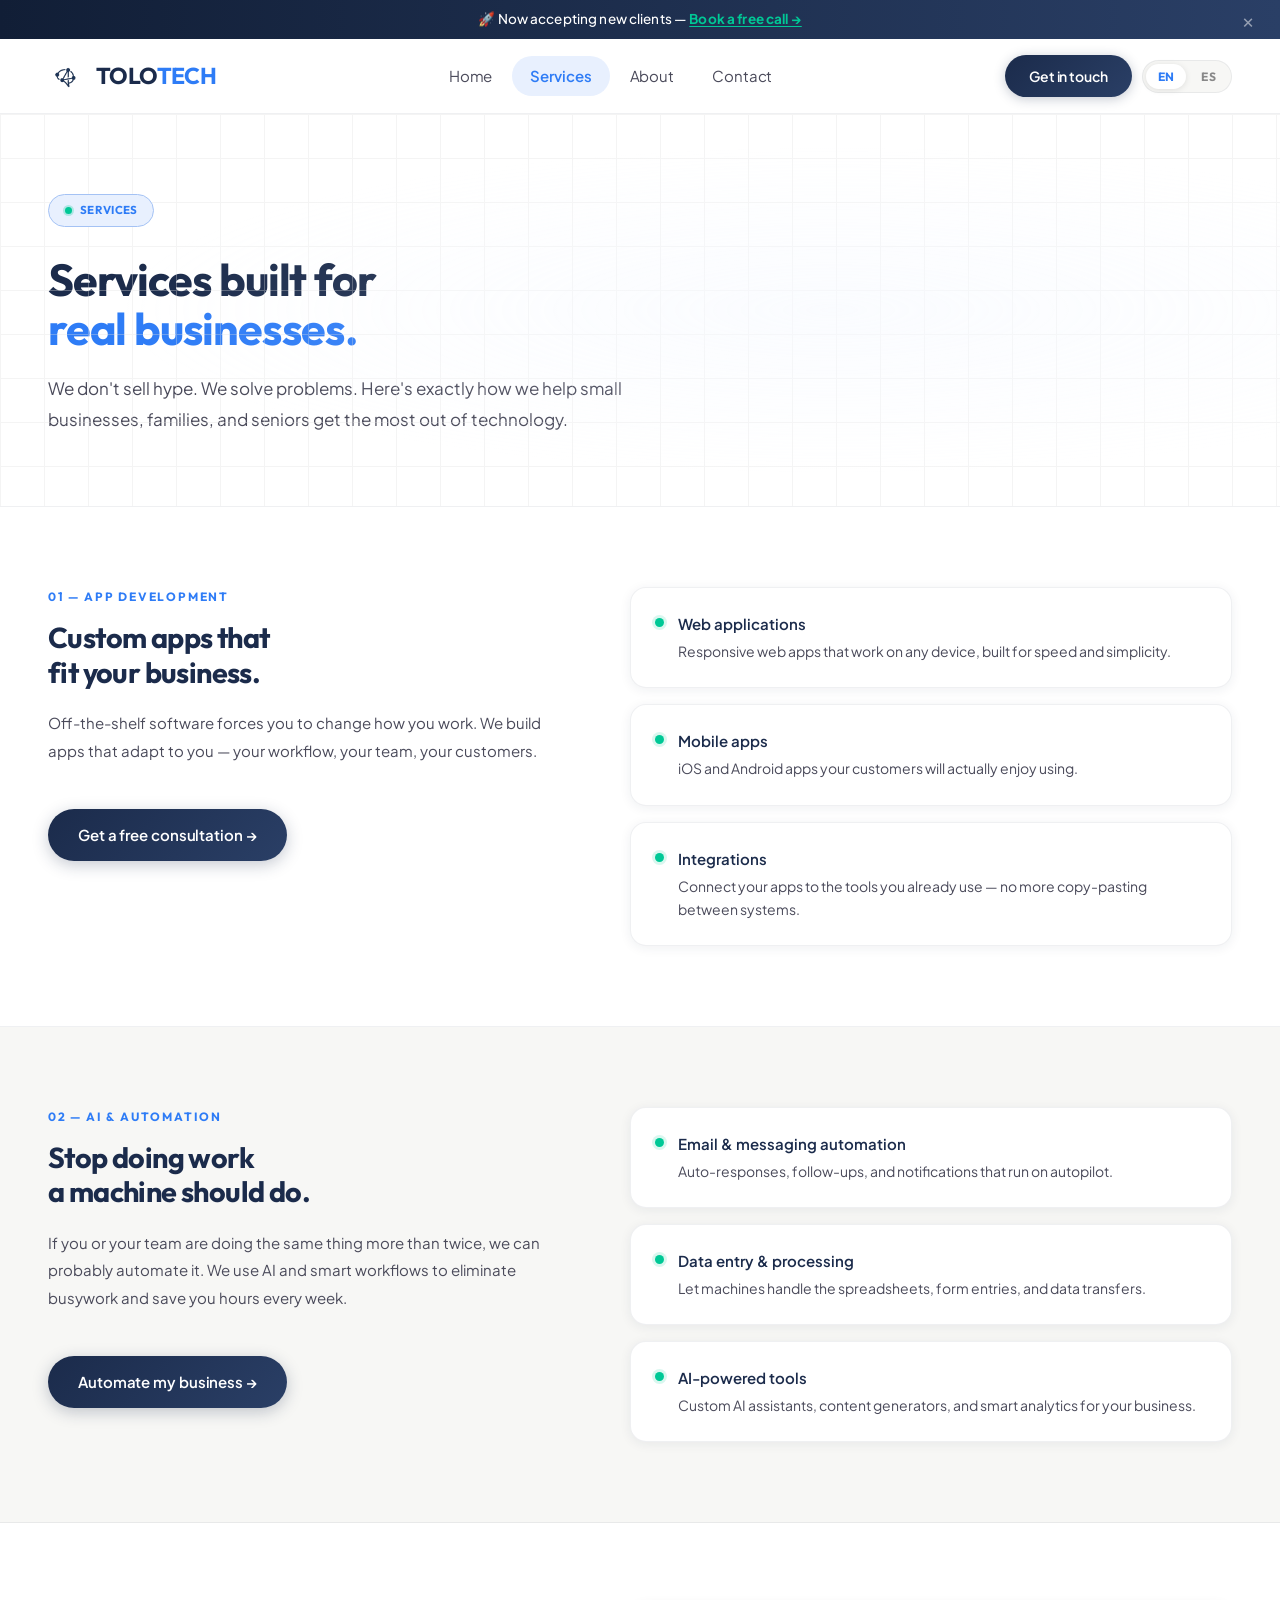
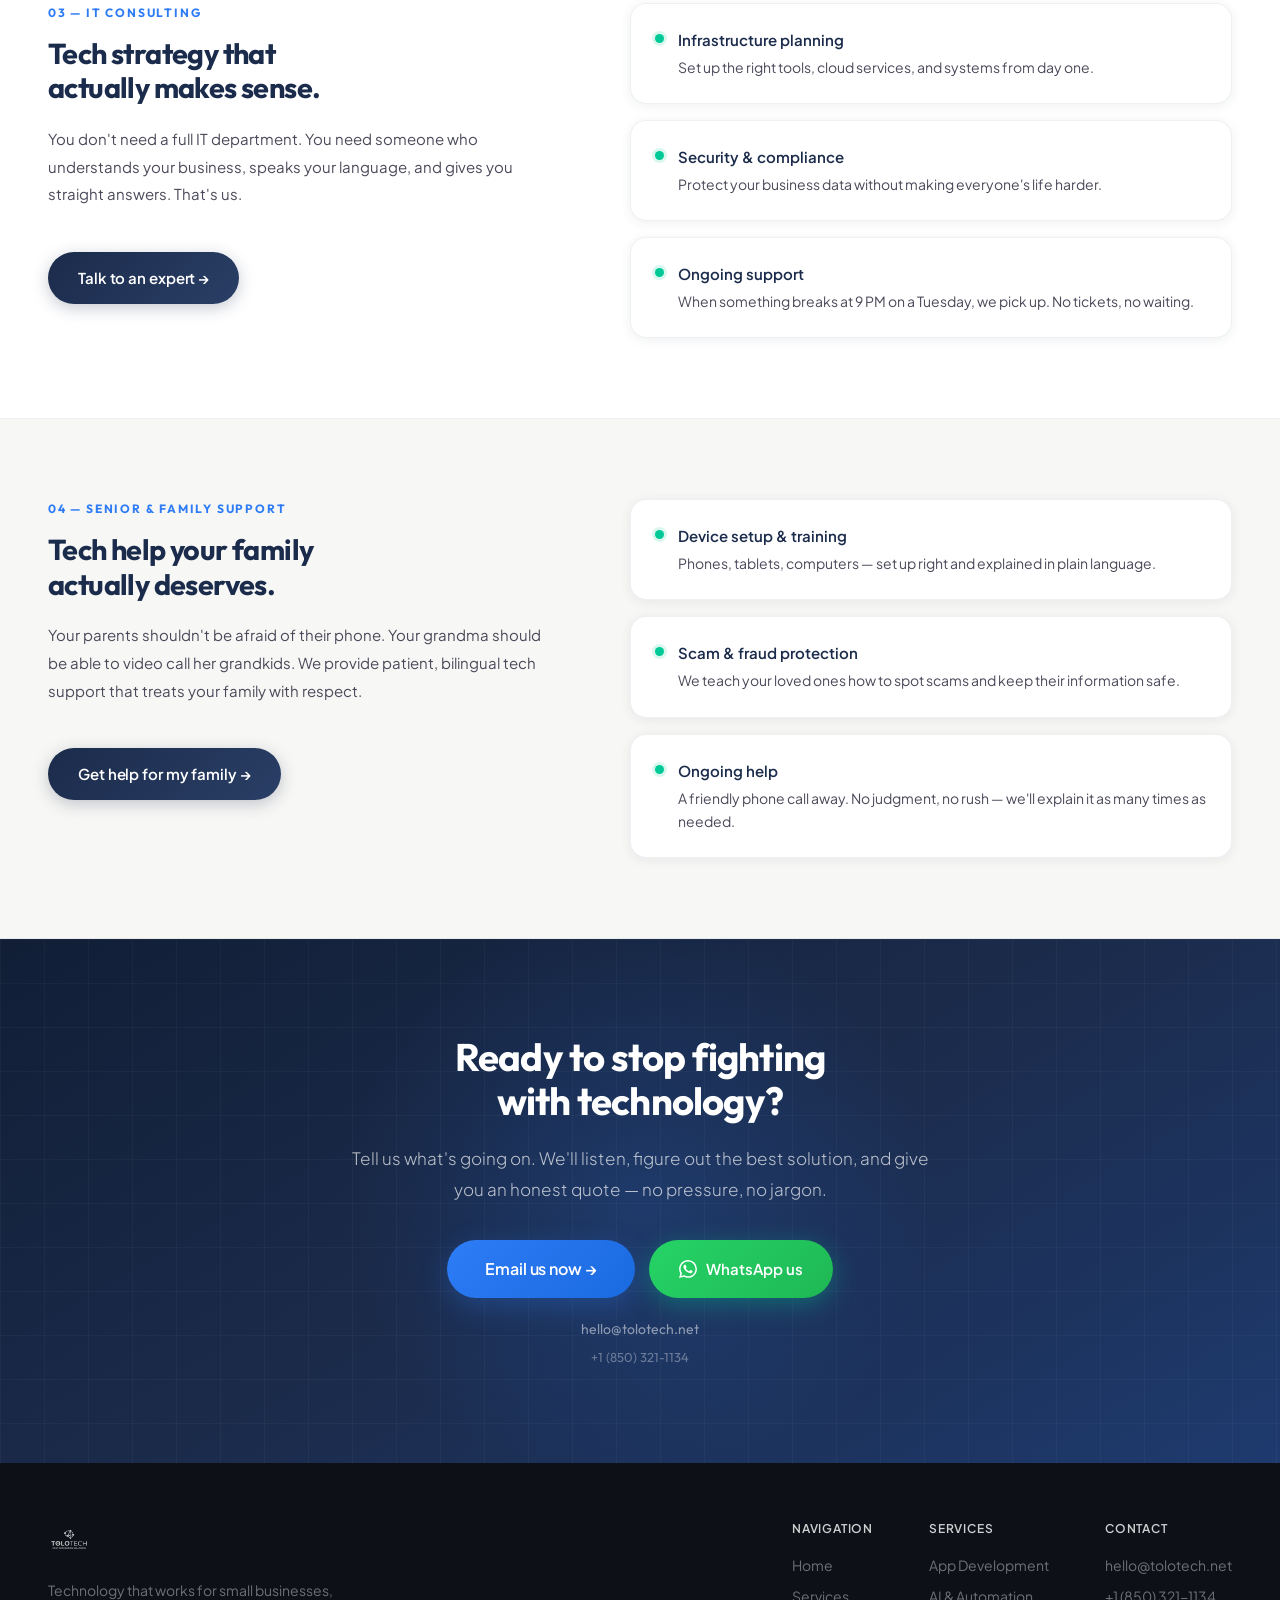
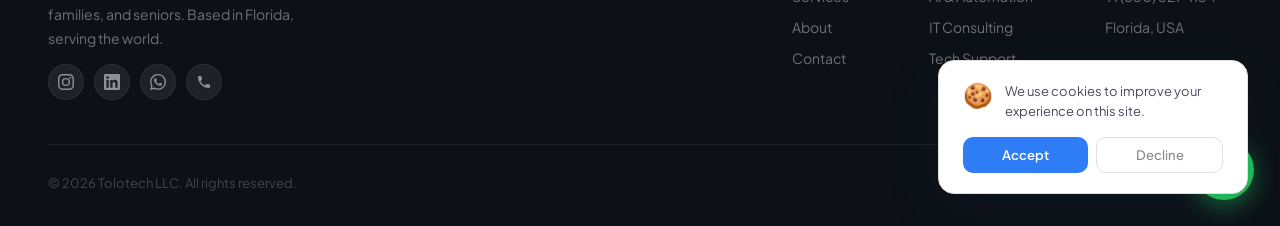
<file: services.html>
<!DOCTYPE html>
<html lang="en">
<head>
<meta charset="UTF-8"><meta name="viewport" content="width=device-width, initial-scale=1.0">
<title>Services — Tolotech</title>
<meta name="description" content="App development, AI automation, IT consulting, and senior-friendly tech support. Bilingual. Florida-based.">
<meta property="og:title" content="Services — Tolotech">
<meta property="og:description" content="App development, AI automation, IT consulting, and senior-friendly tech support. Bilingual. Florida-based.">
<meta property="og:image" content="assets/logo.png">
<meta property="og:url" content="https://tolotech.net/services.html">
<meta property="og:type" content="website">
<meta name="twitter:card" content="summary_large_image">
<link rel="icon" type="image/x-icon" href="favicon.ico">
<link rel="icon" type="image/png" sizes="16x16" href="assets/favicon-16x16.png">
<link rel="icon" type="image/png" sizes="32x32" href="assets/favicon-32x32.png">
<link rel="icon" type="image/png" sizes="96x96" href="assets/favicon-96x96.png">
<link rel="apple-touch-icon" sizes="180x180" href="assets/apple-touch-icon.png">
<link rel="manifest" href="manifest.json">
<meta name="theme-color" content="#1B2B4B">
<meta name="mobile-web-app-capable" content="yes">
<meta name="apple-mobile-web-app-capable" content="yes">
<meta name="apple-mobile-web-app-status-bar-style" content="black-translucent">
<meta name="apple-mobile-web-app-title" content="Tolotech">
<link rel="preconnect" href="https://fonts.googleapis.com">
<link rel="preconnect" href="https://fonts.gstatic.com" crossorigin>
<link href="https://fonts.googleapis.com/css2?family=Plus+Jakarta+Sans:wght@300;400;500;600;700;800&family=Outfit:wght@400;600;700;800&display=swap" rel="stylesheet">
<link rel="stylesheet" href="assets/style.css">
</head>
<body>
<div class="t-announce" id="t-announce">
<span>🚀 <span id="ann-text">Now accepting new clients —</span> <a href="contact.html" id="ann-link">Book a free call →</a></span>
<button class="t-announce-x" onclick="dismissAnnounce()" aria-label="Close">×</button>
</div>
<div class="t-scroll-progress" id="scroll-progress"></div>
<nav class="t-nav" id="navbar">
<a href="index.html" class="t-logo-wrap"><img src="assets/icon.png" alt="Tolotech" class="t-logo-icon"><span class="t-logo-text">TOLO<span>TECH</span></span></a>
<div class="t-nav-center"><a href="index.html" class="t-nav-link" id="nav-home">Home</a><a href="services.html" class="t-nav-link active" id="nav-services">Services</a><a href="about.html" class="t-nav-link" id="nav-about">About</a><a href="contact.html" class="t-nav-link" id="nav-contact">Contact</a></div>
<div class="t-nav-right"><a href="contact.html" class="t-nav-cta" id="nav-cta">Get in touch</a><div class="lang-toggle"><button class="lang-btn active" id="btn-en" onclick="setLang('en')">EN</button><button class="lang-btn" id="btn-es" onclick="setLang('es')">ES</button></div><button class="t-hamburger" onclick="toggleMenu()" aria-label="Menu"><span></span><span></span><span></span></button></div>
<div class="t-mobile-menu" id="mobile-menu"><a href="index.html" class="t-mobile-link" id="m-nav-home">Home</a><a href="services.html" class="t-mobile-link active" id="m-nav-services">Services</a><a href="about.html" class="t-mobile-link" id="m-nav-about">About</a><a href="contact.html" class="t-mobile-link" id="m-nav-contact">Contact</a><div class="lang-toggle" style="margin-top:0.75rem;align-self:flex-start"><button class="lang-btn active" id="m-btn-en" onclick="setLang('en')">EN</button><button class="lang-btn" id="m-btn-es" onclick="setLang('es')">ES</button></div>
</div>
</nav>
<section class="t-svc-hero"><div class="t-grid-bg"></div><div class="t-badge"><div class="t-badge-dot"></div>SERVICES</div><h1 id="svc-hero-h1">Services built for<br><span class="ta">real businesses.</span></h1><p id="svc-hero-sub">We don't sell hype. We solve problems. Here's exactly how we help small businesses, families, and seniors get the most out of technology.</p></section>

<section class="t-svc-detail" id="apps"><div><div class="t-svc-detail-num" id="sd1-num">01 — APP DEVELOPMENT</div><h2 id="sd1-h2">Custom apps that<br>fit your business.</h2><p id="sd1-p">Off-the-shelf software forces you to change how you work. We build apps that adapt to you — your workflow, your team, your customers.</p><a href="contact.html" class="t-btn-primary" style="margin-top:1.5rem" id="sd1-cta">Get a free consultation →</a></div>
<div class="t-svc-features"><div class="t-svc-feature"><div class="t-svc-feat-dot"></div><div><h4 id="sd1f1-h">Web applications</h4><p id="sd1f1-p">Responsive web apps that work on any device, built for speed and simplicity.</p></div></div><div class="t-svc-feature"><div class="t-svc-feat-dot"></div><div><h4 id="sd1f2-h">Mobile apps</h4><p id="sd1f2-p">iOS and Android apps your customers will actually enjoy using.</p></div></div><div class="t-svc-feature"><div class="t-svc-feat-dot"></div><div><h4 id="sd1f3-h">Integrations</h4><p id="sd1f3-p">Connect your apps to the tools you already use — no more copy-pasting between systems.</p></div></div></div></section>

<section class="t-svc-detail" id="ai"><div><div class="t-svc-detail-num" id="sd2-num">02 — AI & AUTOMATION</div><h2 id="sd2-h2">Stop doing work<br>a machine should do.</h2><p id="sd2-p">If you or your team are doing the same thing more than twice, we can probably automate it. We use AI and smart workflows to eliminate busywork and save you hours every week.</p><a href="contact.html" class="t-btn-primary" style="margin-top:1.5rem" id="sd2-cta">Automate my business →</a></div>
<div class="t-svc-features"><div class="t-svc-feature"><div class="t-svc-feat-dot"></div><div><h4 id="sd2f1-h">Email & messaging automation</h4><p id="sd2f1-p">Auto-responses, follow-ups, and notifications that run on autopilot.</p></div></div><div class="t-svc-feature"><div class="t-svc-feat-dot"></div><div><h4 id="sd2f2-h">Data entry & processing</h4><p id="sd2f2-p">Let machines handle the spreadsheets, form entries, and data transfers.</p></div></div><div class="t-svc-feature"><div class="t-svc-feat-dot"></div><div><h4 id="sd2f3-h">AI-powered tools</h4><p id="sd2f3-p">Custom AI assistants, content generators, and smart analytics for your business.</p></div></div></div></section>

<section class="t-svc-detail" id="it"><div><div class="t-svc-detail-num" id="sd3-num">03 — IT CONSULTING</div><h2 id="sd3-h2">Tech strategy that<br>actually makes sense.</h2><p id="sd3-p">You don't need a full IT department. You need someone who understands your business, speaks your language, and gives you straight answers. That's us.</p><a href="contact.html" class="t-btn-primary" style="margin-top:1.5rem" id="sd3-cta">Talk to an expert →</a></div>
<div class="t-svc-features"><div class="t-svc-feature"><div class="t-svc-feat-dot"></div><div><h4 id="sd3f1-h">Infrastructure planning</h4><p id="sd3f1-p">Set up the right tools, cloud services, and systems from day one.</p></div></div><div class="t-svc-feature"><div class="t-svc-feat-dot"></div><div><h4 id="sd3f2-h">Security & compliance</h4><p id="sd3f2-p">Protect your business data without making everyone's life harder.</p></div></div><div class="t-svc-feature"><div class="t-svc-feat-dot"></div><div><h4 id="sd3f3-h">Ongoing support</h4><p id="sd3f3-p">When something breaks at 9 PM on a Tuesday, we pick up. No tickets, no waiting.</p></div></div></div></section>

<section class="t-svc-detail" id="support"><div><div class="t-svc-detail-num" id="sd4-num">04 — SENIOR & FAMILY SUPPORT</div><h2 id="sd4-h2">Tech help your family<br>actually deserves.</h2><p id="sd4-p">Your parents shouldn't be afraid of their phone. Your grandma should be able to video call her grandkids. We provide patient, bilingual tech support that treats your family with respect.</p><a href="contact.html" class="t-btn-primary" style="margin-top:1.5rem" id="sd4-cta">Get help for my family →</a></div>
<div class="t-svc-features"><div class="t-svc-feature"><div class="t-svc-feat-dot"></div><div><h4 id="sd4f1-h">Device setup & training</h4><p id="sd4f1-p">Phones, tablets, computers — set up right and explained in plain language.</p></div></div><div class="t-svc-feature"><div class="t-svc-feat-dot"></div><div><h4 id="sd4f2-h">Scam & fraud protection</h4><p id="sd4f2-p">We teach your loved ones how to spot scams and keep their information safe.</p></div></div><div class="t-svc-feature"><div class="t-svc-feat-dot"></div><div><h4 id="sd4f3-h">Ongoing help</h4><p id="sd4f3-p">A friendly phone call away. No judgment, no rush — we'll explain it as many times as needed.</p></div></div></div></section>

<section class="t-cta-banner"><div class="t-cta-inner"><h2 id="cta-h2">Ready to stop fighting<br>with technology?</h2><p id="cta-p">Tell us what's going on. We'll listen, figure out the best solution, and give you an honest quote — no pressure, no jargon.</p><div class="t-cta-actions"><a href="mailto:hello@tolotech.net?subject=Hello%20Tolotech" class="t-btn-primary t-btn-lg"><span id="cta-btn">Email us now →</span></a><a href="https://wa.me/18503211134" target="_blank" class="t-btn-whatsapp t-btn-lg"><svg viewBox="0 0 24 24" style="width:18px;height:18px;fill:#fff"><path d="M17.472 14.382c-.297-.149-1.758-.867-2.03-.967-.273-.099-.471-.148-.67.15-.197.297-.767.966-.94 1.164-.173.199-.347.223-.644.075-.297-.15-1.255-.463-2.39-1.475-.883-.788-1.48-1.761-1.653-2.059-.173-.297-.018-.458.13-.606.134-.133.298-.347.446-.52.149-.174.198-.298.298-.497.099-.198.05-.371-.025-.52-.075-.149-.669-1.612-.916-2.207-.242-.579-.487-.5-.669-.51-.173-.008-.371-.01-.57-.01-.198 0-.52.074-.792.372-.272.297-1.04 1.016-1.04 2.479 0 1.462 1.065 2.875 1.213 3.074.149.198 2.096 3.2 5.077 4.487.709.306 1.262.489 1.694.625.712.227 1.36.195 1.871.118.571-.085 1.758-.719 2.006-1.413.248-.694.248-1.289.173-1.413-.074-.124-.272-.198-.57-.347m-5.421 7.403h-.004a9.87 9.87 0 01-5.031-1.378l-.361-.214-3.741.982.998-3.648-.235-.374a9.86 9.86 0 01-1.51-5.26c.001-5.45 4.436-9.884 9.888-9.884 2.64 0 5.122 1.03 6.988 2.898a9.825 9.825 0 012.893 6.994c-.003 5.45-4.437 9.884-9.885 9.884m8.413-18.297A11.815 11.815 0 0012.05 0C5.495 0 .16 5.335.157 11.892c0 2.096.547 4.142 1.588 5.945L.057 24l6.305-1.654a11.882 11.882 0 005.683 1.448h.005c6.554 0 11.89-5.335 11.893-11.893a11.821 11.821 0 00-3.48-8.413z"/></svg><span class="wa-btn-text">WhatsApp us</span></a></div><a class="t-cta-email" href="mailto:hello@tolotech.net">hello@tolotech.net</a><span class="t-cta-phone">+1 (850) 321-1134</span></div></section>

<footer class="t-footer"><div class="t-footer-top"><div class="t-footer-brand"><img src="assets/logo.png" loading="lazy" alt="Tolotech" class="t-footer-logo"><p id="ft-desc">Technology that works for small businesses, families, and seniors. Based in Florida, serving the world.</p><div class="t-footer-social"><a href="https://instagram.com/tolotech25" target="_blank" aria-label="Instagram"><svg viewBox="0 0 24 24"><path d="M12 2.163c3.204 0 3.584.012 4.85.07 3.252.148 4.771 1.691 4.919 4.919.058 1.265.069 1.645.069 4.849 0 3.205-.012 3.584-.069 4.849-.149 3.225-1.664 4.771-4.919 4.919-1.266.058-1.644.07-4.85.07-3.204 0-3.584-.012-4.849-.07-3.26-.149-4.771-1.699-4.919-4.92-.058-1.265-.07-1.644-.07-4.849 0-3.204.013-3.583.07-4.849.149-3.227 1.664-4.771 4.919-4.919 1.266-.057 1.645-.069 4.849-.069zM12 0C8.741 0 8.333.014 7.053.072 2.695.272.273 2.69.073 7.052.014 8.333 0 8.741 0 12c0 3.259.014 3.668.072 4.948.2 4.358 2.618 6.78 6.98 6.98C8.333 23.986 8.741 24 12 24c3.259 0 3.668-.014 4.948-.072 4.354-.2 6.782-2.618 6.979-6.98.059-1.28.073-1.689.073-4.948 0-3.259-.014-3.667-.072-4.947-.196-4.354-2.617-6.78-6.979-6.98C15.668.014 15.259 0 12 0zm0 5.838a6.162 6.162 0 100 12.324 6.162 6.162 0 000-12.324zM12 16a4 4 0 110-8 4 4 0 010 8zm6.406-11.845a1.44 1.44 0 100 2.881 1.44 1.44 0 000-2.881z"/></svg></a><a href="https://linkedin.com/company/tolotech" target="_blank" aria-label="LinkedIn"><svg viewBox="0 0 24 24"><path d="M20.447 20.452h-3.554v-5.569c0-1.328-.027-3.037-1.852-3.037-1.853 0-2.136 1.445-2.136 2.939v5.667H9.351V9h3.414v1.561h.046c.477-.9 1.637-1.85 3.37-1.85 3.601 0 4.267 2.37 4.267 5.455v6.286zM5.337 7.433a2.062 2.062 0 01-2.063-2.065 2.064 2.064 0 112.063 2.065zm1.782 13.019H3.555V9h3.564v11.452zM22.225 0H1.771C.792 0 0 .774 0 1.729v20.542C0 23.227.792 24 1.771 24h20.451C23.2 24 24 23.227 24 22.271V1.729C24 .774 23.2 0 22.222 0h.003z"/></svg></a><a href="https://wa.me/18503211134" target="_blank" aria-label="WhatsApp"><svg viewBox="0 0 24 24"><path d="M17.472 14.382c-.297-.149-1.758-.867-2.03-.967-.273-.099-.471-.148-.67.15-.197.297-.767.966-.94 1.164-.173.199-.347.223-.644.075-.297-.15-1.255-.463-2.39-1.475-.883-.788-1.48-1.761-1.653-2.059-.173-.297-.018-.458.13-.606.134-.133.298-.347.446-.52.149-.174.198-.298.298-.497.099-.198.05-.371-.025-.52-.075-.149-.669-1.612-.916-2.207-.242-.579-.487-.5-.669-.51-.173-.008-.371-.01-.57-.01-.198 0-.52.074-.792.372-.272.297-1.04 1.016-1.04 2.479 0 1.462 1.065 2.875 1.213 3.074.149.198 2.096 3.2 5.077 4.487.709.306 1.262.489 1.694.625.712.227 1.36.195 1.871.118.571-.085 1.758-.719 2.006-1.413.248-.694.248-1.289.173-1.413-.074-.124-.272-.198-.57-.347m-5.421 7.403h-.004a9.87 9.87 0 01-5.031-1.378l-.361-.214-3.741.982.998-3.648-.235-.374a9.86 9.86 0 01-1.51-5.26c.001-5.45 4.436-9.884 9.888-9.884 2.64 0 5.122 1.03 6.988 2.898a9.825 9.825 0 012.893 6.994c-.003 5.45-4.437 9.884-9.885 9.884m8.413-18.297A11.815 11.815 0 0012.05 0C5.495 0 .16 5.335.157 11.892c0 2.096.547 4.142 1.588 5.945L.057 24l6.305-1.654a11.882 11.882 0 005.683 1.448h.005c6.554 0 11.89-5.335 11.893-11.893a11.821 11.821 0 00-3.48-8.413z"/></svg></a><a href="tel:+18503211134" aria-label="Phone"><svg viewBox="0 0 24 24"><path d="M6.62 10.79c1.44 2.83 3.76 5.14 6.59 6.59l2.2-2.2c.27-.27.67-.36 1.02-.24 1.12.37 2.33.57 3.57.57.55 0 1 .45 1 1V20c0 .55-.45 1-1 1-9.39 0-17-7.61-17-17 0-.55.45-1 1-1h3.5c.55 0 1 .45 1 1 0 1.25.2 2.45.57 3.57.11.35.03.74-.25 1.02l-2.2 2.2z"/></svg></a></div></div><div class="t-footer-links"><div class="t-footer-col"><h4 id="ft-nav-title">Navigation</h4><a href="index.html" id="ft-home">Home</a><a href="services.html" id="ft-services">Services</a><a href="about.html" id="ft-about">About</a><a href="contact.html" id="ft-contact">Contact</a></div><div class="t-footer-col"><h4 id="ft-svc-title">Services</h4><a href="services.html#apps" id="ft-s1">App Development</a><a href="services.html#ai" id="ft-s2">AI & Automation</a><a href="services.html#it" id="ft-s3">IT Consulting</a><a href="services.html#support" id="ft-s4">Tech Support</a></div><div class="t-footer-col"><h4 id="ft-contact-title">Contact</h4><a href="mailto:hello@tolotech.net">hello@tolotech.net</a><a href="tel:+18503211134" id="ft-phone">+1 (850) 321-1134</a><span id="ft-loc">Florida, USA</span></div></div></div><div class="t-footer-bottom"><span>© 2026 Tolotech LLC. <span id="ft-rights">All rights reserved.</span></span><span class="t-footer-tagline" id="ft-tag">Next Generation Solutions</span></div></footer>

<a href="#" class="t-back-top" id="back-top" aria-label="Back to top">↑</a>
<div class="t-mobile-cta" id="mobile-cta">
<a href="tel:+18503211134" class="t-mobile-cta-call"><svg viewBox="0 0 24 24"><path d="M6.62 10.79c1.44 2.83 3.76 5.14 6.59 6.59l2.2-2.2c.27-.27.67-.36 1.02-.24 1.12.37 2.33.57 3.57.57.55 0 1 .45 1 1V20c0 .55-.45 1-1 1-9.39 0-17-7.61-17-17 0-.55.45-1 1-1h3.5c.55 0 1 .45 1 1 0 1.25.2 2.45.57 3.57.11.35.03.74-.25 1.02l-2.2 2.2z"/></svg> Call us</a>
<a href="https://wa.me/18503211134" target="_blank" class="t-mobile-cta-wa"><svg viewBox="0 0 24 24"><path d="M17.472 14.382c-.297-.149-1.758-.867-2.03-.967-.273-.099-.471-.148-.67.15-.197.297-.767.966-.94 1.164-.173.199-.347.223-.644.075-.297-.15-1.255-.463-2.39-1.475-.883-.788-1.48-1.761-1.653-2.059-.173-.297-.018-.458.13-.606.134-.133.298-.347.446-.52.149-.174.198-.298.298-.497.099-.198.05-.371-.025-.52-.075-.149-.669-1.612-.916-2.207-.242-.579-.487-.5-.669-.51-.173-.008-.371-.01-.57-.01-.198 0-.52.074-.792.372-.272.297-1.04 1.016-1.04 2.479 0 1.462 1.065 2.875 1.213 3.074.149.198 2.096 3.2 5.077 4.487.709.306 1.262.489 1.694.625.712.227 1.36.195 1.871.118.571-.085 1.758-.719 2.006-1.413.248-.694.248-1.289.173-1.413-.074-.124-.272-.198-.57-.347m-5.421 7.403h-.004a9.87 9.87 0 01-5.031-1.378l-.361-.214-3.741.982.998-3.648-.235-.374a9.86 9.86 0 01-1.51-5.26c.001-5.45 4.436-9.884 9.888-9.884 2.64 0 5.122 1.03 6.988 2.898a9.825 9.825 0 012.893 6.994c-.003 5.45-4.437 9.884-9.885 9.884m8.413-18.297A11.815 11.815 0 0012.05 0C5.495 0 .16 5.335.157 11.892c0 2.096.547 4.142 1.588 5.945L.057 24l6.305-1.654a11.882 11.882 0 005.683 1.448h.005c6.554 0 11.89-5.335 11.893-11.893a11.821 11.821 0 00-3.48-8.413z"/></svg> WhatsApp</a>
</div>
<a href="https://wa.me/18503211134" target="_blank" class="t-wa-float" aria-label="WhatsApp"><svg viewBox="0 0 24 24"><path d="M17.472 14.382c-.297-.149-1.758-.867-2.03-.967-.273-.099-.471-.148-.67.15-.197.297-.767.966-.94 1.164-.173.199-.347.223-.644.075-.297-.15-1.255-.463-2.39-1.475-.883-.788-1.48-1.761-1.653-2.059-.173-.297-.018-.458.13-.606.134-.133.298-.347.446-.52.149-.174.198-.298.298-.497.099-.198.05-.371-.025-.52-.075-.149-.669-1.612-.916-2.207-.242-.579-.487-.5-.669-.51-.173-.008-.371-.01-.57-.01-.198 0-.52.074-.792.372-.272.297-1.04 1.016-1.04 2.479 0 1.462 1.065 2.875 1.213 3.074.149.198 2.096 3.2 5.077 4.487.709.306 1.262.489 1.694.625.712.227 1.36.195 1.871.118.571-.085 1.758-.719 2.006-1.413.248-.694.248-1.289.173-1.413-.074-.124-.272-.198-.57-.347m-5.421 7.403h-.004a9.87 9.87 0 01-5.031-1.378l-.361-.214-3.741.982.998-3.648-.235-.374a9.86 9.86 0 01-1.51-5.26c.001-5.45 4.436-9.884 9.888-9.884 2.64 0 5.122 1.03 6.988 2.898a9.825 9.825 0 012.893 6.994c-.003 5.45-4.437 9.884-9.885 9.884m8.413-18.297A11.815 11.815 0 0012.05 0C5.495 0 .16 5.335.157 11.892c0 2.096.547 4.142 1.588 5.945L.057 24l6.305-1.654a11.882 11.882 0 005.683 1.448h.005c6.554 0 11.89-5.335 11.893-11.893a11.821 11.821 0 00-3.48-8.413z"/></svg></a>
<div class="t-cookie" id="t-cookie">
<div class="t-cookie-inner">
<span class="t-cookie-icon">🍪</span>
<p id="cookie-text">We use cookies to improve your experience on this site.</p>
</div>
<div class="t-cookie-actions">
<button class="t-cookie-accept" onclick="acceptCookie()" id="cookie-accept">Accept</button>
<button class="t-cookie-decline" onclick="declineCookie()" id="cookie-decline">Decline</button>
</div>
</div>
<script src="assets/lang.js"></script>
</body>
</html>
</file>
<file: assets/style.css>
/* ══════════════════════════════════════
   TOLOTECH — Global Stylesheet v3 Premium
   ══════════════════════════════════════ */

:root {
  --navy: #1B2B4B;
  --navy-light: #2a3f66;
  --navy-deep: #111e36;
  --blue: #2E7CF6;
  --blue-light: #e8f0fe;
  --blue-border: #a4c2f4;
  --blue-mid: #1a6ae0;
  --teal: #00C896;
  --teal-light: #e0faf3;
  --coral: #FF6B35;
  --text: #1a1a1a;
  --text-secondary: #4a4a5a;
  --text-muted: #888;
  --border: #e0e0e0;
  --bg: #ffffff;
  --bg-alt: #f7f7f5;
  --bg-dark: #0d1117;
  --radius: 10px;
  --radius-lg: 16px;
  --radius-xl: 20px;
  --shadow-sm: 0 2px 12px rgba(27,43,75,0.07);
  --shadow-md: 0 8px 32px rgba(27,43,75,0.10);
  --shadow-lg: 0 16px 56px rgba(27,43,75,0.13);
  --shadow-blue: 0 8px 28px rgba(46,124,246,0.28);
  --shadow-teal: 0 6px 24px rgba(0,200,150,0.35);
}

*, *::before, *::after { box-sizing: border-box; margin: 0; padding: 0; }
html { scroll-behavior: smooth; }
body {
  font-family: 'Plus Jakarta Sans', -apple-system, BlinkMacSystemFont, sans-serif;
  background: var(--bg);
  color: var(--text);
  -webkit-font-smoothing: antialiased;
  -moz-osx-font-smoothing: grayscale;
  font-size: 16px;
  line-height: 1.6;
}
a { text-decoration: none; color: inherit; }
img { display: block; }

/* ── NAVBAR ── */
.t-nav {
  display: flex;
  align-items: center;
  justify-content: space-between;
  padding: 1rem 3rem;
  border-bottom: 1px solid rgba(27,43,75,0.07);
  position: sticky;
  top: 0;
  z-index: 1000;
  background: rgba(255,255,255,0.97);
  backdrop-filter: blur(24px);
  -webkit-backdrop-filter: blur(24px);
  transition: box-shadow 0.3s, border-color 0.3s;
}
.t-nav.scrolled {
  box-shadow: 0 4px 40px rgba(27,43,75,0.10);
  border-bottom-color: rgba(27,43,75,0.05);
}
.t-logo-wrap { display: flex; align-items: center; gap: 10px; }
.t-logo-icon { height: 38px; width: 38px; object-fit: contain; }
.t-logo-text {
  font-family: 'Outfit', sans-serif;
  font-size: 23px;
  font-weight: 700;
  color: var(--navy);
  letter-spacing: -0.6px;
}
.t-logo-text span { color: var(--blue); }
.t-logo-img { height: 44px; width: auto; }
.t-nav-center { display: flex; align-items: center; gap: 2px; }
.t-nav-link {
  font-size: 15px;
  color: var(--text-secondary);
  padding: 8px 18px;
  border-radius: 99px;
  transition: all 0.2s;
  font-weight: 400;
  letter-spacing: -0.1px;
}
.t-nav-link:hover { background: var(--bg-alt); color: var(--navy); }
.t-nav-link.active { color: var(--blue); font-weight: 600; background: var(--blue-light); }
.t-nav-right { display: flex; align-items: center; gap: 10px; }
.t-nav-cta {
  font-size: 14px;
  font-weight: 600;
  color: #fff;
  background: linear-gradient(135deg, var(--navy), var(--navy-light));
  border-radius: 99px;
  padding: 10px 24px;
  transition: all 0.25s;
  letter-spacing: -0.1px;
  box-shadow: 0 2px 12px rgba(27,43,75,0.25);
}
.t-nav-cta:hover {
  background: linear-gradient(135deg, var(--blue), var(--blue-mid));
  transform: translateY(-1px);
  box-shadow: var(--shadow-blue);
}
.lang-toggle {
  display: flex;
  gap: 3px;
  background: var(--bg-alt);
  border-radius: 99px;
  padding: 3px;
  border: 1px solid rgba(27,43,75,0.07);
}
.lang-btn {
  font-family: 'Outfit', sans-serif;
  font-size: 12px;
  font-weight: 700;
  padding: 5px 12px;
  border-radius: 99px;
  border: none;
  background: transparent;
  color: var(--text-muted);
  cursor: pointer;
  transition: all 0.2s;
  letter-spacing: 0.3px;
}
.lang-btn.active {
  background: #fff;
  color: var(--blue);
  box-shadow: 0 1px 6px rgba(0,0,0,0.1);
}

/* Hamburger */
.t-hamburger {
  display: none;
  background: none;
  border: none;
  cursor: pointer;
  width: 28px;
  height: 20px;
  position: relative;
  flex-direction: column;
  justify-content: space-between;
}
.t-hamburger span {
  display: block;
  height: 2px;
  width: 100%;
  background: var(--text);
  border-radius: 2px;
  transition: all 0.3s;
}
.t-hamburger.open span:nth-child(1) { transform: translateY(9px) rotate(45deg); }
.t-hamburger.open span:nth-child(2) { opacity: 0; }
.t-hamburger.open span:nth-child(3) { transform: translateY(-9px) rotate(-45deg); }
.t-mobile-menu {
  display: none;
  position: absolute;
  top: 100%;
  left: 0;
  right: 0;
  background: rgba(255,255,255,0.98);
  backdrop-filter: blur(20px);
  -webkit-backdrop-filter: blur(20px);
  border-bottom: 1px solid var(--border);
  flex-direction: column;
  padding: 0.75rem 1.5rem 1.25rem;
  box-shadow: 0 16px 40px rgba(27,43,75,0.10);
}
.t-mobile-menu.open { display: flex; }
.t-mobile-link {
  font-size: 16px;
  padding: 13px 0;
  color: var(--text-secondary);
  border-bottom: 1px solid rgba(27,43,75,0.06);
  font-weight: 400;
}
.t-mobile-link:last-child { border-bottom: none; }
.t-mobile-link.active { color: var(--blue); font-weight: 600; }

/* ── HERO ── */
.t-hero {
  position: relative;
  padding: 6rem 3rem 5.5rem;
  border-bottom: 1px solid rgba(27,43,75,0.07);
  overflow: hidden;
  display: flex;
  align-items: center;
  justify-content: space-between;
  gap: 3.5rem;
  min-height: 580px;
}
.t-grid-bg {
  position: absolute;
  inset: 0;
  background-image:
    linear-gradient(var(--border) 1px, transparent 1px),
    linear-gradient(90deg, var(--border) 1px, transparent 1px);
  background-size: 44px 44px;
  opacity: 0.35;
  pointer-events: none;
}
.t-grid-bg::after {
  content: '';
  position: absolute;
  inset: 0;
  background: radial-gradient(ellipse 80% 60% at 65% 50%, rgba(232,240,254,0.6) 0%, transparent 70%);
}
.t-hero-content { position: relative; flex: 1; max-width: 660px; }
.t-hero-visual {
  position: relative;
  flex-shrink: 0;
  display: flex;
  align-items: center;
  justify-content: center;
}
.t-hero-logo {
  width: 300px;
  height: 300px;
  object-fit: contain;
  filter: drop-shadow(0 12px 50px rgba(27,43,75,0.15));
  animation: float 6s ease-in-out infinite;
}
@keyframes float {
  0%, 100% { transform: translateY(0) rotate(0deg); }
  50% { transform: translateY(-14px) rotate(0.5deg); }
}
.t-badge {
  display: inline-flex;
  align-items: center;
  gap: 8px;
  font-family: 'Outfit', sans-serif;
  font-size: 11.5px;
  font-weight: 700;
  color: var(--blue);
  background: var(--blue-light);
  border: 1px solid var(--blue-border);
  border-radius: 99px;
  padding: 6px 16px;
  margin-bottom: 1.75rem;
  letter-spacing: 0.3px;
}
.t-badge-dot {
  width: 7px;
  height: 7px;
  border-radius: 50%;
  background: var(--teal);
  animation: pulse 2s infinite;
  box-shadow: 0 0 0 2px rgba(0,200,150,0.25);
}
@keyframes pulse {
  0%, 100% { opacity: 1; box-shadow: 0 0 0 2px rgba(0,200,150,0.25); }
  50% { opacity: 0.5; box-shadow: 0 0 0 5px rgba(0,200,150,0.08); }
}
.t-hero h1 {
  font-family: 'Outfit', sans-serif;
  font-size: clamp(2.1rem, 5vw, 3.6rem);
  font-weight: 700;
  line-height: 1.08;
  margin: 0 0 1.75rem;
  letter-spacing: -1.5px;
  color: var(--navy);
}
.ta { color: var(--blue); }
.t-hero-sub {
  font-size: clamp(16px, 2vw, 19px);
  line-height: 1.75;
  color: var(--text-secondary);
  max-width: 520px;
  margin: 0 0 2.25rem;
  font-weight: 300;
}
.t-hero-actions { display: flex; gap: 14px; flex-wrap: wrap; }

/* Buttons */
.t-btn-primary {
  display: inline-flex;
  align-items: center;
  justify-content: center;
  font-family: 'Plus Jakarta Sans', sans-serif;
  font-size: 15px;
  font-weight: 600;
  color: #fff;
  background: linear-gradient(135deg, var(--navy), var(--navy-light));
  border: none;
  border-radius: 99px;
  padding: 14px 30px;
  cursor: pointer;
  transition: all 0.25s;
  text-decoration: none;
  box-shadow: 0 4px 16px rgba(27,43,75,0.25);
  letter-spacing: -0.1px;
}
.t-btn-primary:hover {
  background: linear-gradient(135deg, var(--blue), var(--blue-mid));
  transform: translateY(-2px);
  box-shadow: var(--shadow-blue);
}
.t-btn-lg { padding: 16px 38px; font-size: 16px; }
.t-btn-ghost {
  display: inline-flex;
  align-items: center;
  justify-content: center;
  font-family: 'Plus Jakarta Sans', sans-serif;
  font-size: 15px;
  font-weight: 500;
  color: var(--text-secondary);
  background: transparent;
  border: 1.5px solid rgba(27,43,75,0.18);
  border-radius: 99px;
  padding: 14px 30px;
  cursor: pointer;
  transition: all 0.25s;
  text-decoration: none;
}
.t-btn-ghost:hover {
  border-color: var(--navy);
  color: var(--navy);
  background: var(--bg-alt);
  transform: translateY(-1px);
}
.t-btn-whatsapp {
  display: inline-flex;
  align-items: center;
  justify-content: center;
  gap: 9px;
  font-family: 'Plus Jakarta Sans', sans-serif;
  font-size: 15px;
  font-weight: 600;
  color: #fff;
  background: linear-gradient(135deg, #25D366, #1fb855);
  border: none;
  border-radius: 99px;
  padding: 14px 30px;
  cursor: pointer;
  transition: all 0.25s;
  text-decoration: none;
  box-shadow: var(--shadow-teal);
}
.t-btn-whatsapp:hover {
  background: linear-gradient(135deg, #1fb855, #17a347);
  transform: translateY(-2px);
  box-shadow: 0 10px 32px rgba(37,211,102,0.45);
}
.t-btn-whatsapp svg { width: 19px; height: 19px; fill: #fff; flex-shrink: 0; }

/* ── TRUST BAR ── */
.t-trust {
  padding: 1.35rem 3rem;
  display: flex;
  align-items: center;
  justify-content: center;
  gap: 2.75rem;
  flex-wrap: wrap;
  border-bottom: 1px solid rgba(255,255,255,0.06);
  background: linear-gradient(135deg, var(--navy-deep), var(--navy));
  color: rgba(255,255,255,0.7);
}
.t-trust-item {
  font-family: 'Outfit', sans-serif;
  font-size: 12px;
  font-weight: 700;
  letter-spacing: 0.8px;
  display: flex;
  align-items: center;
  gap: 8px;
}
.t-trust-dot {
  width: 6px;
  height: 6px;
  border-radius: 50%;
  background: var(--teal);
  box-shadow: 0 0 6px rgba(0,200,150,0.6);
}

/* ── SECTION SHARED ── */
.t-section-label {
  font-family: 'Outfit', sans-serif;
  font-size: 11.5px;
  font-weight: 700;
  color: var(--blue);
  letter-spacing: 1.8px;
  margin-bottom: 0.85rem;
  text-transform: uppercase;
}
.t-section-h2 {
  font-family: 'Outfit', sans-serif;
  font-size: clamp(1.5rem, 3.2vw, 2.1rem);
  font-weight: 700;
  letter-spacing: -0.8px;
  margin-bottom: 2.75rem;
  color: var(--navy);
  max-width: 520px;
  line-height: 1.2;
}

/* ── PROBLEMS ── */
.t-problems { padding: 5rem 3rem; border-bottom: 1px solid rgba(27,43,75,0.07); }
.t-problem-grid {
  display: grid;
  grid-template-columns: repeat(2, minmax(0, 1fr));
  gap: 1.5px;
  background: rgba(27,43,75,0.08);
  border: 1px solid rgba(27,43,75,0.08);
  border-radius: var(--radius-xl);
  overflow: hidden;
}
.t-problem-card {
  padding: 2.75rem 2.5rem;
  background: var(--bg);
  transition: background 0.2s;
}
.t-problem-card:hover { background: #fafbff; }
.t-problem-num {
  font-family: 'Outfit', sans-serif;
  font-size: 36px;
  font-weight: 700;
  color: var(--navy);
  opacity: 0.10;
  margin-bottom: 1rem;
  letter-spacing: -1px;
}
.t-problem-card h3 {
  font-size: 16px;
  font-weight: 600;
  margin-bottom: 0.65rem;
  color: var(--navy);
  line-height: 1.35;
}
.t-problem-card p {
  font-size: 15px;
  color: var(--text-secondary);
  line-height: 1.75;
  font-weight: 400;
}

/* ── SERVICES PREVIEW ── */
.t-services-preview {
  padding: 5rem 3rem;
  border-bottom: 1px solid rgba(27,43,75,0.07);
  background: var(--bg-alt);
}
.t-svc-grid {
  display: grid;
  grid-template-columns: repeat(4, minmax(0, 1fr));
  gap: 18px;
}
.t-svc-card {
  background: var(--bg);
  border: 1.5px solid rgba(27,43,75,0.07);
  border-radius: var(--radius-xl);
  padding: 2.25rem 1.75rem;
  transition: all 0.3s cubic-bezier(0.25,0.46,0.45,0.94);
  position: relative;
  overflow: hidden;
  display: flex;
  flex-direction: column;
  box-shadow: var(--shadow-sm);
}
.t-svc-card::before {
  content: '';
  position: absolute;
  top: 0; left: 0; right: 0;
  height: 3px;
  background: linear-gradient(90deg, var(--blue), var(--teal));
  opacity: 0;
  transition: opacity 0.3s;
}
.t-svc-card:hover {
  transform: translateY(-6px);
  box-shadow: var(--shadow-md);
  border-color: var(--blue-border);
}
.t-svc-card:hover::before { opacity: 1; }
.t-svc-icon {
  font-size: 22px;
  width: 52px;
  height: 52px;
  background: linear-gradient(135deg, var(--blue-light), #d4e8fd);
  border-radius: 14px;
  display: flex;
  align-items: center;
  justify-content: center;
  margin-bottom: 1.5rem;
  color: var(--blue);
  font-weight: 700;
  box-shadow: 0 2px 10px rgba(46,124,246,0.12);
}
.t-svc-num {
  font-family: 'Outfit', sans-serif;
  font-size: 11px;
  font-weight: 700;
  color: var(--text-muted);
  letter-spacing: 1.2px;
  margin-bottom: 0.85rem;
}
.t-svc-card h3 {
  font-size: 16px;
  font-weight: 600;
  margin-bottom: 0.65rem;
  color: var(--navy);
  line-height: 1.3;
}
.t-svc-card p {
  font-size: 15px;
  color: var(--text-secondary);
  line-height: 1.75;
  font-weight: 400;
  flex: 1;
}
.t-svc-arrow {
  font-size: 13px;
  font-weight: 600;
  color: var(--blue);
  margin-top: 1.5rem;
  display: inline-block;
  transition: transform 0.2s;
}
.t-svc-card:hover .t-svc-arrow { transform: translateX(3px); }

/* ── WHY TOLOTECH ── */
.t-why {
  padding: 5rem 3rem;
  border-bottom: 1px solid rgba(27,43,75,0.07);
  display: grid;
  grid-template-columns: 1fr 1fr;
  gap: 5rem;
  align-items: start;
}
.t-why-left p {
  font-size: 16px;
  line-height: 1.85;
  color: var(--text-secondary);
  font-weight: 400;
}
.t-why-right { display: flex; flex-direction: column; gap: 24px; }
.t-why-item { display: flex; gap: 16px; align-items: flex-start; }
.t-why-check {
  width: 32px;
  height: 32px;
  min-width: 32px;
  background: linear-gradient(135deg, var(--teal), #00b888);
  color: #fff;
  border-radius: 50%;
  display: flex;
  align-items: center;
  justify-content: center;
  font-size: 14px;
  font-weight: 700;
  margin-top: 1px;
  box-shadow: 0 3px 12px rgba(0,200,150,0.30);
}
.t-why-item h4 {
  font-size: 16px;
  font-weight: 600;
  margin-bottom: 4px;
  color: var(--navy);
}
.t-why-item p {
  font-size: 15px;
  color: var(--text-secondary);
  line-height: 1.7;
  font-weight: 400;
}

/* ── TESTIMONIALS ── */
.t-testimonials {
  padding: 5rem 3rem;
  border-bottom: 1px solid rgba(27,43,75,0.07);
  background: var(--bg-alt);
}
.t-test-grid {
  display: grid;
  grid-template-columns: repeat(3, minmax(0, 1fr));
  gap: 20px;
}
.t-test-card {
  background: var(--bg);
  border: 1.5px solid rgba(27,43,75,0.07);
  border-radius: var(--radius-xl);
  padding: 2.25rem;
  display: flex;
  flex-direction: column;
  gap: 1.25rem;
  box-shadow: var(--shadow-sm);
  transition: all 0.3s cubic-bezier(0.25,0.46,0.45,0.94);
  position: relative;
}
.t-test-card::before {
  content: '\201C';
  position: absolute;
  top: 1.25rem;
  right: 1.75rem;
  font-family: 'Outfit', sans-serif;
  font-size: 5rem;
  line-height: 1;
  color: var(--blue-light);
  font-weight: 700;
  pointer-events: none;
}
.t-test-card:hover {
  transform: translateY(-5px);
  box-shadow: var(--shadow-md);
  border-color: var(--blue-border);
}
.t-test-stars {
  color: #f59e0b;
  font-size: 16px;
  letter-spacing: 2px;
}
.t-test-quote {
  font-size: 15px;
  line-height: 1.8;
  color: var(--text-secondary);
  font-weight: 400;
  font-style: italic;
  flex: 1;
}
.t-test-author {
  display: flex;
  align-items: center;
  gap: 12px;
  margin-top: 0.5rem;
}
.t-test-avatar {
  width: 42px;
  height: 42px;
  min-width: 42px;
  border-radius: 50%;
  background: linear-gradient(135deg, var(--navy), var(--blue));
  color: #fff;
  font-family: 'Outfit', sans-serif;
  font-size: 13px;
  font-weight: 700;
  display: flex;
  align-items: center;
  justify-content: center;
  letter-spacing: 0.5px;
}
.t-test-author strong {
  display: block;
  font-size: 14px;
  font-weight: 600;
  color: var(--navy);
  margin-bottom: 2px;
}
.t-test-author span {
  display: block;
  font-size: 12px;
  color: var(--text-muted);
  font-weight: 400;
}

/* ── CTA BANNER ── */
.t-cta-banner {
  padding: 6rem 3rem;
  background: linear-gradient(150deg, var(--navy-deep) 0%, var(--navy) 50%, #1e3a6e 100%);
  color: #fff;
  text-align: center;
  position: relative;
  overflow: hidden;
}
.t-cta-banner::before {
  content: '';
  position: absolute;
  inset: 0;
  background-image:
    linear-gradient(rgba(255,255,255,0.03) 1px, transparent 1px),
    linear-gradient(90deg, rgba(255,255,255,0.03) 1px, transparent 1px);
  background-size: 44px 44px;
}
.t-cta-banner::after {
  content: '';
  position: absolute;
  width: 600px;
  height: 600px;
  border-radius: 50%;
  background: radial-gradient(circle, rgba(46,124,246,0.18) 0%, transparent 70%);
  top: 50%; left: 50%;
  transform: translate(-50%, -50%);
  pointer-events: none;
}
.t-cta-inner { max-width: 580px; margin: 0 auto; position: relative; z-index: 1; }
.t-cta-banner h2 {
  font-family: 'Outfit', sans-serif;
  font-size: clamp(1.7rem, 3.5vw, 2.4rem);
  font-weight: 700;
  letter-spacing: -0.8px;
  margin-bottom: 1.25rem;
  color: #fff;
  line-height: 1.15;
}
.t-cta-banner p {
  font-size: clamp(15px, 1.8vw, 17px);
  color: rgba(255,255,255,0.70);
  margin: 0 auto 2.25rem;
  line-height: 1.8;
  font-weight: 300;
}
.t-cta-actions {
  margin-bottom: 1.25rem;
  display: flex;
  gap: 14px;
  justify-content: center;
  flex-wrap: wrap;
}
.t-cta-banner .t-btn-primary {
  background: linear-gradient(135deg, var(--blue), var(--blue-mid));
  box-shadow: var(--shadow-blue);
}
.t-cta-banner .t-btn-primary:hover {
  background: linear-gradient(135deg, #3a87ff, var(--blue));
  box-shadow: 0 12px 36px rgba(46,124,246,0.45);
}
.t-cta-email {
  font-family: 'Outfit', sans-serif;
  font-size: 14px;
  color: rgba(255,255,255,0.50);
  display: block;
  margin-top: 1rem;
  transition: color 0.15s;
}
.t-cta-email:hover { color: var(--teal); }
.t-cta-phone {
  font-family: 'Outfit', sans-serif;
  font-size: 13px;
  color: rgba(255,255,255,0.35);
  display: block;
  margin-top: 0.4rem;
}

/* ── FLOATING WHATSAPP ── */
.t-wa-float {
  position: fixed;
  bottom: 26px;
  right: 26px;
  z-index: 999;
  width: 60px;
  height: 60px;
  border-radius: 50%;
  background: linear-gradient(135deg, #25D366, #1fb855);
  color: #fff;
  display: flex;
  align-items: center;
  justify-content: center;
  box-shadow: 0 6px 24px rgba(37,211,102,0.45);
  transition: all 0.3s cubic-bezier(0.25,0.46,0.45,0.94);
  text-decoration: none;
}
.t-wa-float:hover {
  transform: scale(1.12) translateY(-2px);
  box-shadow: 0 10px 36px rgba(37,211,102,0.55);
}
.t-wa-float svg { width: 30px; height: 30px; fill: #fff; }

/* ── FOOTER ── */
.t-footer {
  background: var(--bg-dark);
  color: rgba(255,255,255,0.6);
  padding: 3.5rem 3rem 2rem;
}
.t-footer-top {
  display: flex;
  justify-content: space-between;
  gap: 3rem;
  padding-bottom: 2.75rem;
  border-bottom: 1px solid rgba(255,255,255,0.07);
  margin-bottom: 1.75rem;
}
.t-footer-brand { max-width: 290px; }
.t-footer-logo {
  height: 42px;
  width: auto;
  margin-bottom: 1.1rem;
  filter: brightness(0) invert(1) opacity(0.75);
}
.t-footer-brand p {
  font-size: 14px;
  line-height: 1.7;
  color: rgba(255,255,255,0.40);
}
.t-footer-social { display: flex; gap: 10px; margin-top: 14px; }
.t-footer-social a {
  width: 36px;
  height: 36px;
  border-radius: 50%;
  background: rgba(255,255,255,0.07);
  border: 1px solid rgba(255,255,255,0.06);
  display: flex;
  align-items: center;
  justify-content: center;
  transition: all 0.2s;
}
.t-footer-social a:hover { background: rgba(255,255,255,0.14); border-color: rgba(255,255,255,0.12); }
.t-footer-social a svg { width: 16px; height: 16px; fill: rgba(255,255,255,0.5); }
.t-footer-links { display: flex; gap: 3.5rem; }
.t-footer-col { display: flex; flex-direction: column; gap: 10px; }
.t-footer-col h4 {
  font-size: 12px;
  font-weight: 600;
  color: rgba(255,255,255,0.80);
  margin-bottom: 6px;
  text-transform: uppercase;
  letter-spacing: 0.8px;
}
.t-footer-col a, .t-footer-col span {
  font-size: 14px;
  color: rgba(255,255,255,0.40);
  transition: color 0.15s;
  line-height: 1.5;
}
.t-footer-col a:hover { color: var(--teal); }
.t-footer-bottom {
  display: flex;
  justify-content: space-between;
  align-items: center;
  font-size: 13px;
  color: rgba(255,255,255,0.22);
}
.t-footer-tagline {
  font-family: 'Outfit', sans-serif;
  font-size: 11.5px;
  letter-spacing: 1.2px;
  text-transform: uppercase;
}

/* ── ABOUT PAGE ── */
.t-about-hero {
  position: relative;
  padding: 5rem 3rem 4.5rem;
  border-bottom: 1px solid rgba(27,43,75,0.07);
  overflow: hidden;
}
.t-about-hero h1 {
  font-family: 'Outfit', sans-serif;
  font-size: clamp(1.9rem, 4.5vw, 2.8rem);
  font-weight: 700;
  line-height: 1.1;
  letter-spacing: -1.2px;
  margin-bottom: 1.25rem;
  color: var(--navy);
}
.t-about-hero p {
  font-size: 17px;
  line-height: 1.80;
  color: var(--text-secondary);
  max-width: 580px;
  font-weight: 400;
}
.t-pillars {
  display: grid;
  grid-template-columns: repeat(3, minmax(0, 1fr));
  border-bottom: 1px solid rgba(27,43,75,0.07);
}
.t-pillar {
  padding: 3rem 2.5rem;
  border-right: 1px solid rgba(27,43,75,0.07);
  transition: background 0.2s;
}
.t-pillar:last-child { border-right: none; }
.t-pillar:hover { background: var(--bg-alt); }
.t-pillar-icon {
  font-family: 'Outfit', sans-serif;
  font-size: 12px;
  font-weight: 700;
  color: var(--blue);
  margin-bottom: 0.85rem;
  letter-spacing: 1.2px;
}
.t-pillar h3 {
  font-size: 16px;
  font-weight: 600;
  margin-bottom: 0.65rem;
  color: var(--navy);
}
.t-pillar p {
  font-size: 15px;
  color: var(--text-secondary);
  line-height: 1.75;
  font-weight: 400;
}
.t-story {
  padding: 4.5rem 3rem;
  border-bottom: 1px solid rgba(27,43,75,0.07);
  display: grid;
  grid-template-columns: 1fr 1fr;
  gap: 4rem;
  align-items: center;
}
.t-story h2 {
  font-family: 'Outfit', sans-serif;
  font-size: clamp(1.4rem, 2.5vw, 1.75rem);
  font-weight: 700;
  letter-spacing: -0.6px;
  margin-bottom: 1.25rem;
  color: var(--navy);
  line-height: 1.2;
}
.t-story p {
  font-size: 15px;
  line-height: 1.85;
  color: var(--text-secondary);
  margin-bottom: 1rem;
  font-weight: 400;
}
.t-story p:last-child { margin-bottom: 0; }
.t-stats { display: grid; grid-template-columns: 1fr 1fr; gap: 14px; }
.t-stat {
  background: var(--bg-alt);
  border-radius: var(--radius-lg);
  padding: 1.75rem;
  border: 1.5px solid rgba(27,43,75,0.06);
  transition: all 0.2s;
}
.t-stat:hover {
  border-color: var(--blue-border);
  background: var(--blue-light);
}
.t-stat-num {
  font-family: 'Outfit', sans-serif;
  font-size: 2.4rem;
  font-weight: 700;
  color: var(--blue);
  line-height: 1;
  margin-bottom: 6px;
  letter-spacing: -1px;
}
.t-stat-label { font-size: 13px; color: var(--text-muted); font-weight: 400; }

/* ── SERVICES PAGE ── */
.t-svc-hero {
  position: relative;
  padding: 5rem 3rem 4.5rem;
  border-bottom: 1px solid rgba(27,43,75,0.07);
  overflow: hidden;
}
.t-svc-hero h1 {
  font-family: 'Outfit', sans-serif;
  font-size: clamp(1.9rem, 4.5vw, 2.8rem);
  font-weight: 700;
  line-height: 1.1;
  letter-spacing: -1.2px;
  margin-bottom: 1.25rem;
  color: var(--navy);
}
.t-svc-hero p {
  font-size: 17px;
  line-height: 1.80;
  color: var(--text-secondary);
  max-width: 580px;
  font-weight: 400;
}
.t-svc-detail {
  padding: 5rem 3rem;
  border-bottom: 1px solid rgba(27,43,75,0.07);
  display: grid;
  grid-template-columns: 1fr 1.2fr;
  gap: 5rem;
  align-items: start;
}
.t-svc-detail:nth-child(even) { background: var(--bg-alt); }
.t-svc-detail-num {
  font-family: 'Outfit', sans-serif;
  font-size: 12px;
  font-weight: 700;
  color: var(--blue);
  letter-spacing: 1.8px;
  margin-bottom: 0.85rem;
}
.t-svc-detail h2 {
  font-family: 'Outfit', sans-serif;
  font-size: clamp(1.35rem, 2.5vw, 1.8rem);
  font-weight: 700;
  letter-spacing: -0.6px;
  margin-bottom: 1.25rem;
  color: var(--navy);
  line-height: 1.2;
}
.t-svc-detail p {
  font-size: 15px;
  line-height: 1.85;
  color: var(--text-secondary);
  margin-bottom: 1.25rem;
  font-weight: 400;
}
.t-svc-features { display: flex; flex-direction: column; gap: 16px; }
.t-svc-feature {
  display: flex;
  gap: 14px;
  align-items: flex-start;
  padding: 1.5rem;
  background: var(--bg);
  border: 1.5px solid rgba(27,43,75,0.07);
  border-radius: var(--radius-lg);
  transition: all 0.25s;
  box-shadow: var(--shadow-sm);
}
.t-svc-feature:hover {
  border-color: var(--blue-border);
  box-shadow: 0 6px 24px rgba(46,124,246,0.10);
  transform: translateX(3px);
}
.t-svc-feat-dot {
  width: 9px;
  height: 9px;
  min-width: 9px;
  border-radius: 50%;
  background: var(--teal);
  margin-top: 6px;
  box-shadow: 0 0 0 3px rgba(0,200,150,0.15);
}
.t-svc-feature h4 {
  font-size: 15px;
  font-weight: 600;
  color: var(--navy);
  margin-bottom: 4px;
}
.t-svc-feature p {
  font-size: 14px;
  color: var(--text-secondary);
  line-height: 1.65;
  font-weight: 400;
  margin: 0;
}

/* ── CONTACT PAGE ── */
.t-contact-hero {
  position: relative;
  padding: 5rem 3rem 4.5rem;
  border-bottom: 1px solid rgba(27,43,75,0.07);
  overflow: hidden;
}
.t-contact-hero h1 {
  font-family: 'Outfit', sans-serif;
  font-size: clamp(1.9rem, 4.5vw, 2.8rem);
  font-weight: 700;
  line-height: 1.1;
  letter-spacing: -1.2px;
  margin-bottom: 1.25rem;
  color: var(--navy);
}
.t-contact-hero p {
  font-size: 17px;
  line-height: 1.80;
  color: var(--text-secondary);
  max-width: 580px;
  font-weight: 400;
}
.t-contact-body {
  padding: 4.5rem 3rem;
  border-bottom: 1px solid rgba(27,43,75,0.07);
  display: grid;
  grid-template-columns: 1fr 1fr;
  gap: 5rem;
  align-items: start;
}
.t-contact-info { display: flex; flex-direction: column; gap: 28px; }
.t-contact-block h3 {
  font-family: 'Outfit', sans-serif;
  font-size: 12px;
  font-weight: 700;
  color: var(--navy);
  letter-spacing: 0.8px;
  margin-bottom: 7px;
  text-transform: uppercase;
}
.t-contact-block p, .t-contact-block a {
  font-size: 15px;
  color: var(--text-secondary);
  line-height: 1.65;
}
.t-contact-block a { color: var(--blue); }
.t-contact-block a:hover { text-decoration: underline; }
.t-form { display: flex; flex-direction: column; gap: 16px; }
.t-form input,
.t-form select,
.t-form textarea {
  font-family: 'Plus Jakarta Sans', sans-serif;
  font-size: 15px;
  width: 100%;
  background: var(--bg-alt);
  border: 1.5px solid rgba(27,43,75,0.10);
  border-radius: var(--radius);
  padding: 14px 18px;
  color: var(--text);
  outline: none;
  transition: border-color 0.2s, box-shadow 0.2s;
  -webkit-appearance: none;
}
.t-form input:focus,
.t-form select:focus,
.t-form textarea:focus {
  border-color: var(--blue);
  box-shadow: 0 0 0 3px rgba(46,124,246,0.12);
  background: #fff;
}
.t-form textarea { height: 130px; resize: none; }
.t-form-success {
  display: none;
  font-family: 'Outfit', sans-serif;
  font-size: 13px;
  color: #0a6640;
  background: #d4edda;
  border: 1px solid #a3d9b6;
  border-radius: var(--radius);
  padding: 13px 18px;
}

/* ── RESPONSIVE ── */
@media (max-width: 1024px) {
  .t-nav { padding: 1rem 2rem; }
  .t-hero { padding: 5rem 2rem 4.5rem; }
  .t-svc-grid { grid-template-columns: repeat(2, minmax(0, 1fr)); }
  .t-test-grid { grid-template-columns: repeat(2, minmax(0, 1fr)); }
  .t-testimonials { padding: 4rem 2rem; }
  .t-problems,
  .t-services-preview,
  .t-why,
  .t-cta-banner,
  .t-footer,
  .t-about-hero,
  .t-svc-hero,
  .t-contact-hero { padding-left: 2rem; padding-right: 2rem; }
  .t-story,
  .t-svc-detail,
  .t-contact-body { padding-left: 2rem; padding-right: 2rem; }
}

@media (max-width: 768px) {
  /* Navbar */
  .t-nav { padding: 0.875rem 1.5rem; }
  .t-nav-center { display: none; }
  .t-nav-cta { display: none; }
  .t-hamburger { display: flex; }

  /* Hero */
  .t-hero {
    flex-direction: column;
    padding: 3.5rem 1.5rem 3rem;
    text-align: center;
    min-height: auto;
    gap: 2rem;
  }
  .t-hero-content { max-width: 100%; }
  .t-hero-sub { margin-left: auto; margin-right: auto; max-width: 100%; }
  .t-hero-actions { justify-content: center; }
  .t-hero-visual { order: -1; }
  .t-hero-logo { width: 190px; height: 190px; }

  /* Trust */
  .t-trust { gap: 1.2rem; padding: 1.1rem 1.5rem; }
  .t-trust-item { font-size: 11px; }

  /* Problems */
  .t-problems { padding: 3.5rem 1.5rem; }
  .t-problem-grid { grid-template-columns: 1fr; }
  .t-problem-card { padding: 2rem 1.75rem; }

  /* Services */
  .t-services-preview { padding: 3.5rem 1.5rem; }
  .t-svc-grid { grid-template-columns: 1fr; gap: 14px; }

  /* Testimonials */
  .t-testimonials { padding: 3.5rem 1.5rem; }
  .t-test-grid { grid-template-columns: 1fr; gap: 16px; }

  /* Why */
  .t-why { grid-template-columns: 1fr; padding: 3.5rem 1.5rem; gap: 2.5rem; }

  /* CTA */
  .t-cta-banner { padding: 4rem 1.5rem; }
  .t-cta-actions { flex-direction: column; align-items: center; }
  .t-cta-actions .t-btn-primary,
  .t-cta-actions .t-btn-whatsapp { width: 100%; max-width: 340px; justify-content: center; }

  /* Footer */
  .t-footer { padding: 2.5rem 1.5rem 2rem; }
  .t-footer-top { flex-direction: column; gap: 2.25rem; }
  .t-footer-links { flex-direction: column; gap: 1.75rem; }
  .t-footer-bottom { flex-direction: column; gap: 8px; align-items: flex-start; }

  /* About */
  .t-pillars { grid-template-columns: 1fr; }
  .t-pillar {
    border-right: none;
    border-bottom: 1px solid rgba(27,43,75,0.07);
    padding: 2.5rem 1.5rem;
  }
  .t-pillar:last-child { border-bottom: none; }
  .t-story { grid-template-columns: 1fr; gap: 2rem; padding: 3rem 1.5rem; }

  /* Page heroes */
  .t-about-hero,
  .t-svc-hero,
  .t-contact-hero { padding: 3rem 1.5rem 2.75rem; }

  /* Service details */
  .t-svc-detail { grid-template-columns: 1fr; gap: 2.5rem; padding: 3rem 1.5rem; }

  /* Contact */
  .t-contact-body { grid-template-columns: 1fr; gap: 2.5rem; padding: 3rem 1.5rem; }

  /* WhatsApp float */
  .t-wa-float { bottom: 18px; right: 18px; width: 54px; height: 54px; }
  .t-wa-float svg { width: 26px; height: 26px; }

  /* Section labels & headings on mobile */
  .t-section-h2 { max-width: 100%; }
}

@media (max-width: 480px) {
  .t-hero h1 { letter-spacing: -1px; }
  .t-hero-logo { width: 160px; height: 160px; }
  .t-trust { gap: 0.85rem; }
  .t-problem-card { padding: 1.75rem 1.5rem; }
  .t-btn-lg { padding: 15px 28px; font-size: 15px; }
  .t-stats { grid-template-columns: 1fr 1fr; gap: 10px; }
  .t-stat { padding: 1.25rem; }
  .t-stat-num { font-size: 2rem; }
}
/* ── SCROLL PROGRESS BAR ── */
.t-scroll-progress {
  position: fixed;
  top: 0;
  left: 0;
  height: 3px;
  width: 0%;
  background: linear-gradient(90deg, var(--blue), var(--teal));
  z-index: 2000;
  transition: width 0.08s linear;
  pointer-events: none;
}

/* ── BACK TO TOP ── */
.t-back-top {
  position: fixed;
  bottom: 96px;
  right: 26px;
  z-index: 998;
  width: 44px;
  height: 44px;
  border-radius: 50%;
  background: var(--bg);
  border: 1.5px solid rgba(27,43,75,0.12);
  color: var(--navy);
  display: flex;
  align-items: center;
  justify-content: center;
  cursor: pointer;
  box-shadow: var(--shadow-md);
  opacity: 0;
  transform: translateY(12px);
  transition: all 0.3s cubic-bezier(0.25,0.46,0.45,0.94);
  font-size: 18px;
  line-height: 1;
  text-decoration: none;
}
.t-back-top.visible { opacity: 1; transform: translateY(0); }
.t-back-top:hover {
  background: var(--navy);
  color: #fff;
  border-color: var(--navy);
  transform: translateY(-3px);
  box-shadow: var(--shadow-lg);
}

/* ── STICKY MOBILE CTA ── */
.t-mobile-cta {
  display: none;
  position: fixed;
  bottom: 0; left: 0; right: 0;
  z-index: 997;
  background: rgba(255,255,255,0.97);
  backdrop-filter: blur(20px);
  -webkit-backdrop-filter: blur(20px);
  border-top: 1px solid rgba(27,43,75,0.08);
  padding: 10px 16px;
  gap: 10px;
  box-shadow: 0 -8px 32px rgba(27,43,75,0.10);
  transform: translateY(100%);
  transition: transform 0.4s cubic-bezier(0.25,0.46,0.45,0.94);
}
.t-mobile-cta.visible { transform: translateY(0); }
.t-mobile-cta a {
  flex: 1;
  display: flex;
  align-items: center;
  justify-content: center;
  gap: 7px;
  font-family: 'Plus Jakarta Sans', sans-serif;
  font-size: 14px;
  font-weight: 600;
  border-radius: 99px;
  padding: 12px 16px;
  text-decoration: none;
  transition: all 0.2s;
}
.t-mobile-cta-call { background: var(--bg-alt); color: var(--navy); border: 1.5px solid rgba(27,43,75,0.12); }
.t-mobile-cta-wa { background: linear-gradient(135deg,#25D366,#1fb855); color:#fff; box-shadow:0 4px 16px rgba(37,211,102,0.35); }
.t-mobile-cta svg { width:16px; height:16px; fill:currentColor; flex-shrink:0; }

@media (max-width: 768px) {
  .t-mobile-cta { display: flex; }
  .t-wa-float { bottom: 82px; }
  .t-back-top { bottom: 158px; right: 18px; width: 40px; height: 40px; font-size: 16px; }
}

/* ── HOW WE WORK ── */
.t-process {
  padding: 5rem 3rem;
  border-bottom: 1px solid rgba(27,43,75,0.07);
}
.t-process-steps {
  display: grid;
  grid-template-columns: 1fr 48px 1fr 48px 1fr;
  align-items: start;
  gap: 0;
  margin-top: 0.5rem;
}
.t-process-step {
  background: var(--bg-alt);
  border: 1.5px solid rgba(27,43,75,0.07);
  border-radius: var(--radius-xl);
  padding: 2.5rem 2rem;
  position: relative;
  transition: all 0.3s cubic-bezier(0.25,0.46,0.45,0.94);
}
.t-process-step:hover {
  transform: translateY(-5px);
  box-shadow: var(--shadow-md);
  border-color: var(--blue-border);
}
.t-step-num {
  font-family: 'Outfit', sans-serif;
  font-size: 11px;
  font-weight: 700;
  color: var(--blue);
  letter-spacing: 1.5px;
  margin-bottom: 1.25rem;
}
.t-step-icon {
  width: 56px;
  height: 56px;
  background: linear-gradient(135deg, var(--navy), var(--navy-light));
  border-radius: 16px;
  display: flex;
  align-items: center;
  justify-content: center;
  font-size: 24px;
  margin-bottom: 1.25rem;
  box-shadow: 0 4px 16px rgba(27,43,75,0.20);
}
.t-process-step h3 {
  font-family: 'Outfit', sans-serif;
  font-size: 17px;
  font-weight: 700;
  color: var(--navy);
  margin-bottom: 0.75rem;
  line-height: 1.25;
  letter-spacing: -0.3px;
}
.t-process-step p {
  font-size: 15px;
  color: var(--text-secondary);
  line-height: 1.75;
  font-weight: 400;
}
.t-process-connector {
  display: flex;
  align-items: center;
  justify-content: center;
  padding-top: 4rem;
}
.t-process-connector::after {
  content: '→';
  font-size: 22px;
  color: var(--blue-border);
  font-weight: 300;
}

/* ── PRICING ── */
.t-pricing {
  padding: 5rem 3rem;
  border-bottom: 1px solid rgba(27,43,75,0.07);
  background: var(--bg-alt);
}
.t-pricing-grid {
  display: grid;
  grid-template-columns: repeat(3, minmax(0, 1fr));
  gap: 20px;
  align-items: start;
}
.t-pricing-card {
  background: var(--bg);
  border: 1.5px solid rgba(27,43,75,0.07);
  border-radius: var(--radius-xl);
  padding: 2.5rem 2rem;
  display: flex;
  flex-direction: column;
  box-shadow: var(--shadow-sm);
  transition: all 0.3s cubic-bezier(0.25,0.46,0.45,0.94);
  position: relative;
  overflow: hidden;
}
.t-pricing-card::before {
  content: '';
  position: absolute;
  top: 0; left: 0; right: 0;
  height: 3px;
  background: linear-gradient(90deg, var(--blue-border), rgba(46,124,246,0.2));
  transition: background 0.3s;
}
.t-pricing-card:hover {
  transform: translateY(-5px);
  box-shadow: var(--shadow-md);
}
.t-pricing-card.t-pricing-featured {
  border-color: var(--blue);
  box-shadow: 0 0 0 1px var(--blue), var(--shadow-md);
  transform: scale(1.02);
}
.t-pricing-card.t-pricing-featured::before {
  background: linear-gradient(90deg, var(--blue), var(--teal));
  height: 4px;
}
.t-pricing-card.t-pricing-featured:hover {
  transform: scale(1.02) translateY(-5px);
}
.t-pricing-badge {
  position: absolute;
  top: 1.25rem;
  right: 1.25rem;
  font-family: 'Outfit', sans-serif;
  font-size: 11px;
  font-weight: 700;
  color: #fff;
  background: linear-gradient(135deg, var(--blue), var(--blue-mid));
  border-radius: 99px;
  padding: 4px 12px;
  letter-spacing: 0.5px;
}
.t-pricing-label {
  font-family: 'Outfit', sans-serif;
  font-size: 11.5px;
  font-weight: 700;
  color: var(--blue);
  letter-spacing: 1.5px;
  margin-bottom: 0.75rem;
  text-transform: uppercase;
}
.t-pricing-card h3 {
  font-family: 'Outfit', sans-serif;
  font-size: 20px;
  font-weight: 700;
  color: var(--navy);
  margin-bottom: 0.5rem;
  letter-spacing: -0.4px;
}
.t-pricing-price {
  font-family: 'Outfit', sans-serif;
  font-size: 2.4rem;
  font-weight: 700;
  color: var(--navy);
  line-height: 1;
  margin-bottom: 0.35rem;
  letter-spacing: -1.5px;
}
.t-pricing-price span {
  font-size: 1rem;
  font-weight: 500;
  color: var(--text-muted);
  letter-spacing: 0;
}
.t-pricing-sub {
  font-size: 13.5px;
  color: var(--text-muted);
  margin-bottom: 1.75rem;
  font-weight: 400;
  line-height: 1.5;
}
.t-pricing-divider {
  height: 1px;
  background: rgba(27,43,75,0.07);
  margin-bottom: 1.75rem;
}
.t-pricing-features {
  display: flex;
  flex-direction: column;
  gap: 12px;
  flex: 1;
  margin-bottom: 2rem;
}
.t-pricing-feature {
  display: flex;
  align-items: flex-start;
  gap: 10px;
  font-size: 14px;
  color: var(--text-secondary);
  line-height: 1.5;
}
.t-pricing-feature::before {
  content: '✓';
  font-size: 12px;
  font-weight: 700;
  color: var(--teal);
  background: var(--teal-light);
  border-radius: 50%;
  width: 20px;
  height: 20px;
  min-width: 20px;
  display: flex;
  align-items: center;
  justify-content: center;
  margin-top: 1px;
}

/* ── FAQ ── */
.t-faq {
  padding: 5rem 3rem;
  border-bottom: 1px solid rgba(27,43,75,0.07);
}
.t-faq-inner {
  max-width: 720px;
}
.t-faq-list {
  display: flex;
  flex-direction: column;
  border: 1.5px solid rgba(27,43,75,0.08);
  border-radius: var(--radius-xl);
  overflow: hidden;
}
.t-faq-item {
  border-bottom: 1px solid rgba(27,43,75,0.07);
}
.t-faq-item:last-child { border-bottom: none; }
.t-faq-question {
  display: flex;
  justify-content: space-between;
  align-items: center;
  padding: 1.5rem 2rem;
  cursor: pointer;
  background: var(--bg);
  transition: background 0.2s;
  gap: 1rem;
  user-select: none;
}
.t-faq-question:hover { background: #fafbff; }
.t-faq-question h3 {
  font-size: 15.5px;
  font-weight: 600;
  color: var(--navy);
  line-height: 1.4;
}
.t-faq-icon {
  width: 28px;
  height: 28px;
  min-width: 28px;
  border-radius: 50%;
  background: var(--bg-alt);
  border: 1.5px solid rgba(27,43,75,0.10);
  display: flex;
  align-items: center;
  justify-content: center;
  font-size: 17px;
  font-weight: 300;
  color: var(--blue);
  transition: all 0.25s;
  line-height: 1;
}
.t-faq-item.open .t-faq-icon {
  transform: rotate(45deg);
  background: var(--blue-light);
  border-color: var(--blue-border);
}
.t-faq-answer {
  display: none;
  padding: 0 2rem 1.5rem;
  background: var(--bg);
}
.t-faq-item.open .t-faq-answer { display: block; }
.t-faq-answer p {
  font-size: 15px;
  color: var(--text-secondary);
  line-height: 1.8;
  font-weight: 400;
}

/* ── SCROLL REVEAL ── */
.reveal {
  opacity: 0;
  transform: translateY(28px);
  transition: opacity 0.65s cubic-bezier(0.25,0.46,0.45,0.94),
              transform 0.65s cubic-bezier(0.25,0.46,0.45,0.94);
}
.reveal.visible {
  opacity: 1;
  transform: translateY(0);
}
.reveal-delay-1 { transition-delay: 0.08s; }
.reveal-delay-2 { transition-delay: 0.16s; }
.reveal-delay-3 { transition-delay: 0.24s; }
.reveal-delay-4 { transition-delay: 0.32s; }

.t-smart-form { display: flex; flex-direction: column; gap: 20px; }
.t-form-row { display: grid; grid-template-columns: 1fr 1fr; gap: 12px; }
.t-input { font-family: 'Plus Jakarta Sans', sans-serif; font-size: 15px; width: 100%; background: var(--bg-alt); border: 1.5px solid var(--border); border-radius: var(--radius-lg); padding: 13px 16px; color: var(--text); outline: none; transition: border-color 0.2s, box-shadow 0.2s; resize: none; -webkit-appearance: none; }
.t-input:focus { border-color: var(--blue); box-shadow: 0 0 0 3px rgba(46,124,246,0.1); }
.t-form-label { font-size: 13px; font-weight: 600; color: var(--text-secondary); letter-spacing: 0.3px; text-transform: uppercase; }
.t-type-cards { display: grid; grid-template-columns: 1fr 1fr; gap: 14px; }
.t-type-card { background: var(--bg); border: 2px solid var(--border); border-radius: var(--radius-lg); padding: 1.5rem; text-align: center; cursor: pointer; transition: all 0.2s; display: flex; flex-direction: column; align-items: center; gap: 8px; }
.t-type-card:hover { border-color: var(--blue-border); background: var(--blue-light); transform: translateY(-2px); }
.t-type-card.active { border-color: var(--blue); background: var(--blue-light); box-shadow: 0 4px 20px rgba(46,124,246,0.15); }
.t-type-icon { font-size: 32px; line-height: 1; }
.t-type-title { font-size: 15px; font-weight: 700; color: var(--navy); }
.t-type-sub { font-size: 12px; color: var(--text-secondary); line-height: 1.4; }
.t-type-card.active .t-type-title { color: var(--blue); }
.t-sub-section { animation: fadeSlide 0.25s ease; }
@keyframes fadeSlide { from { opacity: 0; transform: translateY(-8px); } to { opacity: 1; transform: translateY(0); } }
.t-pill-group { display: flex; flex-wrap: wrap; gap: 10px; }
.t-pill { background: var(--bg); border: 1.5px solid var(--border); border-radius: 99px; padding: 8px 18px; font-size: 14px; font-weight: 500; color: var(--text-secondary); cursor: pointer; transition: all 0.2s; font-family: 'Plus Jakarta Sans', sans-serif; }
.t-pill:hover { border-color: var(--blue-border); color: var(--blue); background: var(--blue-light); }
.t-pill.active { border-color: var(--blue); color: var(--blue); background: var(--blue-light); font-weight: 600; }
.t-check-grid { display: grid; grid-template-columns: 1fr 1fr; gap: 10px; }
.t-check-item { display: flex; align-items: center; gap: 10px; background: var(--bg); border: 1.5px solid var(--border); border-radius: var(--radius); padding: 12px 14px; cursor: pointer; transition: all 0.2s; font-size: 14px; color: var(--text-secondary); }
.t-check-item:hover { border-color: var(--blue-border); background: var(--blue-light); }
.t-check-item input[type="checkbox"] { width: 18px; height: 18px; accent-color: var(--blue); cursor: pointer; flex-shrink: 0; }
.t-check-item:has(input:checked) { border-color: var(--blue); background: var(--blue-light); color: var(--navy); font-weight: 500; }
@media (max-width: 768px) { .t-form-row { grid-template-columns: 1fr; } .t-type-cards { grid-template-columns: 1fr; } .t-check-grid { grid-template-columns: 1fr; } }

@media (max-width: 1024px) {
  .t-process { padding: 4rem 2rem; }
  .t-pricing { padding: 4rem 2rem; }
  .t-faq { padding: 4rem 2rem; }
  .t-pricing-grid { grid-template-columns: repeat(2, minmax(0,1fr)); }
  .t-pricing-card.t-pricing-featured { transform: none; }
  .t-pricing-card.t-pricing-featured:hover { transform: translateY(-5px); }
}

@media (max-width: 768px) {
  .t-process { padding: 3.5rem 1.5rem; }
  .t-process-steps { grid-template-columns: 1fr; gap: 14px; }
  .t-process-connector { display: none; }
  .t-pricing { padding: 3.5rem 1.5rem; }
  .t-pricing-grid { grid-template-columns: 1fr; }
  .t-pricing-card.t-pricing-featured { transform: none; order: -1; }
  .t-faq { padding: 3.5rem 1.5rem; }
  .t-faq-question { padding: 1.25rem 1.5rem; }
  .t-faq-answer { padding: 0 1.5rem 1.25rem; }
}

/* ══════════════════════════════════════
   OUR WORK section
   ══════════════════════════════════════ */

.t-work {
  padding: 5rem 3rem;
  border-bottom: 1px solid rgba(27,43,75,0.07);
  background: var(--bg-alt);
}
.t-work .t-section-h2 { margin-bottom: 0.5rem; }
.t-work-sub {
  font-size: 16px;
  color: var(--text-secondary);
  margin-bottom: 3rem;
  font-weight: 400;
}

/* ── Featured project card ── */
.t-work-card {
  background: #fff;
  border: 1px solid rgba(27,43,75,0.09);
  border-radius: var(--radius-xl);
  box-shadow: var(--shadow-md);
  overflow: hidden;
  margin-bottom: 1.5rem;
  transition: box-shadow 0.3s;
}
.t-work-card:hover { box-shadow: var(--shadow-lg); }

.t-work-card-meta {
  display: flex;
  align-items: center;
  gap: 10px;
  flex-wrap: wrap;
  padding: 1.25rem 2rem;
  border-bottom: 1px solid rgba(27,43,75,0.07);
  background: var(--bg-alt);
}
.t-work-tag {
  font-size: 12px;
  font-weight: 600;
  color: var(--text-secondary);
  background: #fff;
  border: 1px solid var(--border);
  border-radius: 99px;
  padding: 4px 12px;
  letter-spacing: 0.2px;
}
.t-work-live {
  display: flex;
  align-items: center;
  gap: 6px;
  font-size: 11px;
  font-weight: 700;
  color: #00a878;
  background: #e0faf3;
  border: 1px solid rgba(0,200,150,0.3);
  border-radius: 99px;
  padding: 4px 12px;
  letter-spacing: 1px;
  text-transform: uppercase;
  margin-left: auto;
}
.t-work-live-dot {
  width: 7px; height: 7px;
  background: var(--teal);
  border-radius: 50%;
  animation: t-pulse 1.8s infinite;
}
@keyframes t-pulse {
  0%,100% { opacity: 1; transform: scale(1); }
  50%      { opacity: 0.5; transform: scale(1.3); }
}

.t-work-card-body {
  display: grid;
  grid-template-columns: 1fr 420px;
  gap: 0;
}
.t-work-card-left {
  padding: 2.5rem 2.5rem;
  border-right: 1px solid rgba(27,43,75,0.07);
}
.t-work-logo-wrap {
  display: flex;
  align-items: center;
  gap: 16px;
  margin-bottom: 1.25rem;
}
.t-work-logo-icon { font-size: 2.5rem; line-height: 1; }
.t-work-logo-img-wrap {
  width: 72px;
  height: 72px;
  border-radius: 16px;
  overflow: hidden;
  background: #4dc95a;
  box-shadow: 0 4px 16px rgba(0,0,0,0.12);
  flex-shrink: 0;
}
.t-work-logo-img {
  width: 100%;
  height: 100%;
  object-fit: cover;
  display: block;
}
.t-work-preview-logo-img {
  width: 40px;
  height: 40px;
  border-radius: 8px;
  object-fit: cover;
  background: #4dc95a;
  display: block;
}
.t-work-name {
  font-family: 'Outfit', sans-serif;
  font-size: 1.8rem;
  font-weight: 800;
  color: var(--navy);
  letter-spacing: -0.8px;
  margin: 0 0 2px;
}
.t-work-domain {
  font-size: 13px;
  color: var(--blue);
  font-weight: 600;
  text-decoration: underline;
  text-underline-offset: 2px;
  transition: opacity 0.2s;
}
.t-work-domain:hover { opacity: 0.75; }
.t-work-desc {
  font-size: 15px;
  color: var(--text-secondary);
  line-height: 1.8;
  margin-bottom: 1.5rem;
  max-width: 520px;
}
.t-work-features {
  display: flex;
  flex-wrap: wrap;
  gap: 8px;
  margin-bottom: 2rem;
}
.t-work-features span {
  font-size: 13px;
  font-weight: 500;
  color: var(--navy);
  background: var(--blue-light);
  border: 1px solid var(--blue-border);
  border-radius: 8px;
  padding: 6px 14px;
}
.t-work-cta { font-size: 15px; padding: 12px 28px; }

/* ── Browser mockup (right panel) ── */
.t-work-card-right {
  padding: 2rem;
  background: linear-gradient(145deg, #f0f4ff 0%, #e8f0fe 100%);
  display: flex;
  align-items: center;
  justify-content: center;
}
.t-work-browser {
  background: #fff;
  border-radius: 12px;
  box-shadow: 0 8px 32px rgba(27,43,75,0.12);
  overflow: hidden;
  width: 100%;
  max-width: 340px;
}
.t-work-browser-bar {
  background: #f0f2f5;
  padding: 10px 14px;
  display: flex;
  align-items: center;
  gap: 6px;
  border-bottom: 1px solid #e4e6ea;
}
.t-work-dot {
  width: 10px; height: 10px;
  border-radius: 50%;
  background: #ddd;
}
.t-work-dot:nth-child(1) { background: #ff5f57; }
.t-work-dot:nth-child(2) { background: #ffbd2e; }
.t-work-dot:nth-child(3) { background: #28c840; }
.t-work-browser-url {
  flex: 1;
  text-align: center;
  font-size: 12px;
  color: #888;
  background: #fff;
  border: 1px solid #e4e6ea;
  border-radius: 6px;
  padding: 3px 10px;
  margin: 0 6px;
}
.t-work-browser-body { padding: 20px; }
.t-work-preview-header {
  display: flex;
  align-items: center;
  justify-content: space-between;
  margin-bottom: 18px;
  padding-bottom: 14px;
  border-bottom: 1px solid #f0f0f0;
}
.t-work-preview-logo {
  font-family: 'Outfit', sans-serif;
  font-size: 14px;
  font-weight: 800;
  color: var(--navy);
  letter-spacing: -0.3px;
}
.t-work-preview-logo span { color: var(--teal); }
.t-work-preview-badge {
  font-size: 10px;
  font-weight: 700;
  color: var(--blue);
  background: var(--blue-light);
  border-radius: 99px;
  padding: 3px 9px;
  letter-spacing: 0.3px;
}
.t-work-preview-stat {
  display: flex;
  justify-content: space-between;
  align-items: center;
  padding: 8px 0;
  border-bottom: 1px solid #f5f5f5;
  font-size: 13px;
}
.t-work-preview-stat span { color: #999; }
.t-work-preview-stat strong { color: var(--navy); font-weight: 600; }
.t-work-preview-plans {
  display: flex;
  gap: 6px;
  margin-top: 16px;
}
.t-work-plan {
  flex: 1;
  text-align: center;
  background: var(--bg-alt);
  border: 1px solid var(--border);
  border-radius: 8px;
  padding: 10px 6px;
  font-size: 15px;
  font-weight: 700;
  color: var(--navy);
}
.t-work-plan small { font-size: 10px; font-weight: 400; color: #aaa; }
.t-work-plan-mid {
  background: var(--navy);
  border-color: var(--navy);
  color: #fff;
}
.t-work-plan-mid small { color: rgba(255,255,255,0.5); }

/* ── Coming soon placeholder ── */
.t-work-coming {
  border: 2px dashed var(--border);
  border-radius: var(--radius-xl);
  padding: 2.5rem;
  text-align: center;
  color: var(--text-muted);
}
.t-work-coming-icon {
  width: 44px; height: 44px;
  border: 2px dashed var(--border);
  border-radius: 50%;
  line-height: 40px;
  font-size: 22px;
  color: var(--border);
  margin: 0 auto 0.75rem;
}
.t-work-coming p { font-size: 14px; margin: 0; font-weight: 500; }

/* ── Responsive ── */
@media (max-width: 1024px) {
  .t-work-card-body { grid-template-columns: 1fr; }
  .t-work-card-left { border-right: none; border-bottom: 1px solid rgba(27,43,75,0.07); }
  .t-work-card-right { padding: 2rem; }
  .t-work-browser { max-width: 400px; margin: 0 auto; }
}
@media (max-width: 768px) {
  .t-work { padding: 3.5rem 1.5rem; }
  .t-work-card-left { padding: 1.75rem 1.5rem; }
  .t-work-card-right { display: none; }
}

/* ══════════════════════════════════════
   WAVE 4 — Announcement · Cookie · Fade
   ══════════════════════════════════════ */

/* ── Announcement bar ── */
.t-announce {
  background: linear-gradient(90deg, var(--navy-deep) 0%, var(--navy-light) 100%);
  color: #fff;
  text-align: center;
  padding: 10px 3.5rem;
  font-size: 13.5px;
  font-weight: 500;
  display: flex;
  align-items: center;
  justify-content: center;
  gap: 0.5rem;
  position: relative;
  letter-spacing: 0.01em;
  line-height: 1.4;
}
.t-announce a {
  color: var(--teal);
  font-weight: 700;
  text-decoration: underline;
  text-underline-offset: 2px;
  transition: opacity 0.2s;
}
.t-announce a:hover { opacity: 0.8; }
.t-announce-x {
  position: absolute;
  right: 1.25rem;
  top: 50%;
  transform: translateY(-50%);
  background: none;
  border: none;
  color: rgba(255,255,255,0.5);
  cursor: pointer;
  font-size: 20px;
  line-height: 1;
  padding: 2px 6px;
  transition: color 0.2s;
  font-family: inherit;
}
.t-announce-x:hover { color: #fff; }
.t-announce.hidden { display: none; }

/* ── Cookie consent ── */
.t-cookie {
  position: fixed;
  bottom: 2rem;
  right: 2rem;
  background: var(--bg);
  border: 1px solid var(--border);
  border-radius: var(--radius-lg);
  box-shadow: var(--shadow-lg);
  padding: 1.25rem 1.5rem;
  max-width: 310px;
  z-index: 1600;
  display: flex;
  flex-direction: column;
  gap: 1rem;
  opacity: 0;
  transform: translateY(16px);
  transition: opacity 0.4s, transform 0.4s;
  pointer-events: none;
}
.t-cookie.visible { opacity: 1; transform: translateY(0); pointer-events: auto; }
.t-cookie.hidden { display: none; }
.t-cookie-inner { display: flex; align-items: flex-start; gap: 12px; }
.t-cookie-icon { font-size: 1.5rem; line-height: 1; flex-shrink: 0; margin-top: 1px; }
.t-cookie-inner p {
  font-size: 13px;
  color: var(--text-secondary);
  line-height: 1.55;
  margin: 0;
}
.t-cookie-actions { display: flex; gap: 8px; }
.t-cookie-accept {
  flex: 1;
  background: var(--blue);
  color: #fff;
  border: none;
  border-radius: var(--radius);
  padding: 9px 14px;
  font-size: 13px;
  font-weight: 600;
  cursor: pointer;
  transition: background 0.2s;
  font-family: inherit;
}
.t-cookie-accept:hover { background: var(--blue-mid); }
.t-cookie-decline {
  flex: 1;
  background: transparent;
  color: var(--text-muted);
  border: 1px solid var(--border);
  border-radius: var(--radius);
  padding: 9px 14px;
  font-size: 13px;
  font-weight: 500;
  cursor: pointer;
  transition: all 0.2s;
  font-family: inherit;
}
.t-cookie-decline:hover { border-color: var(--text-secondary); color: var(--text); }

/* ── Page fade-in ── */
@keyframes t-pagefade {
  from { opacity: 0; transform: translateY(5px); }
  to   { opacity: 1; transform: translateY(0); }
}
body { animation: t-pagefade 0.3s ease both; }

/* ── Form character counter ── */
.t-form-meta { display: flex; justify-content: flex-end; margin-top: -10px; }
.t-char-counter { font-size: 12px; color: var(--text-muted); transition: color 0.2s; }
.t-char-counter.warn { color: var(--coral); font-weight: 600; }

/* ── Input shake on error ── */
@keyframes t-shake {
  0%,100% { transform: translateX(0); }
  20%      { transform: translateX(-6px); }
  40%      { transform: translateX(6px); }
  60%      { transform: translateX(-4px); }
  80%      { transform: translateX(4px); }
}
.input-shake { animation: t-shake 0.4s ease; }

/* ── Wave 4 responsive ── */
@media (max-width: 768px) {
  .t-announce { padding: 10px 3rem 10px 1rem; font-size: 13px; }
  .t-cookie { bottom: 90px; right: 1rem; left: 1rem; max-width: none; }
}
</file>
